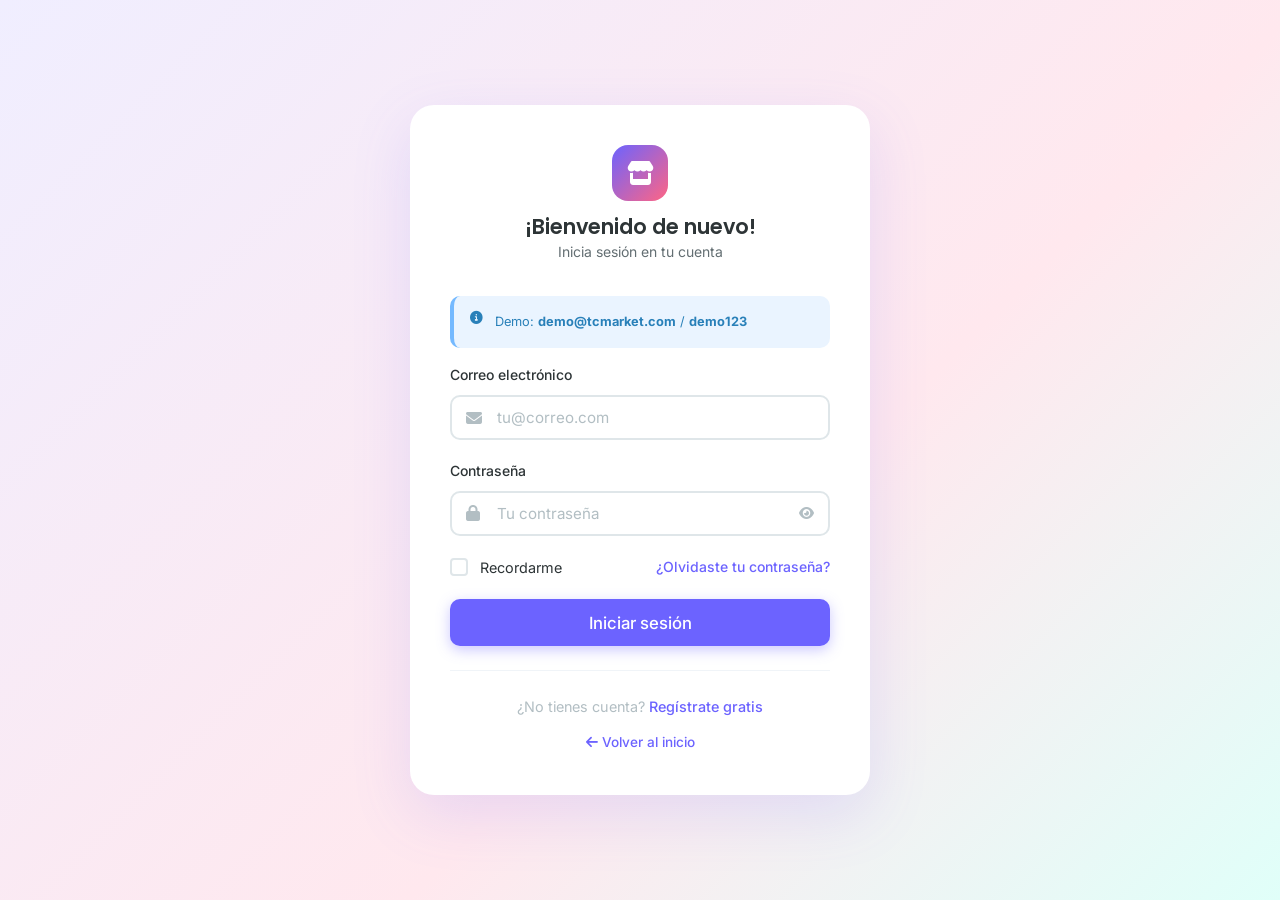
<file: add-product.html>
<!DOCTYPE html>
<html lang="es">
<head>
  <meta charset="UTF-8" />
  <meta name="viewport" content="width=device-width, initial-scale=1.0" />
  <meta name="description" content="Añade productos a tu tienda en TC MARKET SHOP" />
  <title>Añadir Producto — TC MARKET SHOP</title>
  <link rel="preconnect" href="https://fonts.googleapis.com" />
  <link rel="preconnect" href="https://fonts.gstatic.com" crossorigin />
  <link href="https://fonts.googleapis.com/css2?family=Poppins:wght@300;400;500;600;700;800&family=Inter:wght@300;400;500;600&display=swap" rel="stylesheet" />
  <link rel="stylesheet" href="https://cdnjs.cloudflare.com/ajax/libs/font-awesome/6.4.0/css/all.min.css" />
  <link rel="stylesheet" href="css/style.css" />
  <link rel="stylesheet" href="css/components.css" />
  <link rel="stylesheet" href="css/animations.css" />
  <link rel="stylesheet" href="css/responsive.css" />
</head>
<body>
<nav class="navbar">
  <div class="container">
    <a href="index.html" class="navbar-logo"><div class="logo-icon"><i class="fas fa-store"></i></div>TC MARKET</a>
    <div class="navbar-search" id="navbar-search-wrap">
      <i class="fas fa-search search-icon"></i>
      <input type="search" id="navbar-search" placeholder="Buscar..." aria-label="Buscar" />
    </div>
    <div class="navbar-actions">
      <a href="cart.html" class="nav-icon-btn"><i class="fas fa-shopping-cart"></i><span class="badge cart-badge" style="display:none">0</span></a>
      <div id="nav-guest" style="display:none;gap:.75rem;align-items:center"><a href="login.html" class="btn-nav btn-nav-outline">Entrar</a></div>
      <div id="nav-user" class="user-menu" style="display:none">
        <div class="user-avatar" id="nav-avatar" data-dropdown-toggle="user-dropdown" role="button" tabindex="0"></div>
        <div class="dropdown-menu" id="user-dropdown">
          <a href="dashboard.html"><i class="fas fa-tachometer-alt"></i> Dashboard</a>
          <a href="profile.html"><i class="fas fa-user"></i> Perfil</a>
          <div class="divider"></div>
          <button data-action="logout"><i class="fas fa-sign-out-alt"></i> Cerrar Sesión</button>
        </div>
      </div>
    </div>
  </div>
</nav>
<div id="mobile-overlay"></div>

<div class="sidebar-layout">
  <aside class="sidebar" id="sidebar">
    <div class="sidebar-title">Principal</div>
    <a href="dashboard.html" class="sidebar-nav-item"><i class="fas fa-tachometer-alt"></i> Dashboard</a>
    <a href="my-store.html" class="sidebar-nav-item"><i class="fas fa-store"></i> Mi Tienda</a>
    <a href="add-product.html" class="sidebar-nav-item active"><i class="fas fa-box-open"></i> Productos</a>
    <a href="orders.html" class="sidebar-nav-item"><i class="fas fa-clipboard-list"></i> Pedidos</a>
    <div class="sidebar-title" style="margin-top:1rem">Cuenta</div>
    <a href="profile.html" class="sidebar-nav-item"><i class="fas fa-user"></i> Perfil</a>
  </aside>

  <main class="sidebar-content">
    <nav class="breadcrumbs">
      <a href="dashboard.html">Dashboard</a>
      <span class="separator">/</span>
      <span class="current">Productos</span>
    </nav>
    <div class="page-header animate-fade-up">
      <h1>Gestionar Productos</h1>
      <p>Añade y gestiona los productos de tu tienda</p>
    </div>

    <div class="grid-2" style="gap:var(--space-8);align-items:start">
      <!-- Add product form -->
      <div class="card animate-fade-up">
        <div class="card-header">
          <h3 id="form-title"><i class="fas fa-plus" style="color:var(--primary)"></i> Nuevo producto</h3>
        </div>
        <div class="card-body">
          <form id="product-form" novalidate>
            <input type="hidden" id="edit-product-id" />

            <div class="form-group">
              <label class="form-label">Nombre del producto *</label>
              <input type="text" id="prod-name" class="form-control" placeholder="Ej: Zapatillas Nike Air Max" required />
              <div class="invalid-feedback form-feedback" id="name-error"></div>
            </div>

            <div class="form-group">
              <label class="form-label">Descripción</label>
              <textarea id="prod-desc" class="form-control" rows="3" placeholder="Descripción detallada del producto..."></textarea>
            </div>

            <div class="grid-2">
              <div class="form-group">
                <label class="form-label">Precio (€) *</label>
                <div style="position:relative">
                  <span style="position:absolute;left:1rem;top:50%;transform:translateY(-50%);color:var(--text-muted)">€</span>
                  <input type="number" id="prod-price" class="form-control" placeholder="0.00" min="0.01" step="0.01" style="padding-left:2rem" required />
                </div>
                <div class="invalid-feedback form-feedback" id="price-error"></div>
              </div>
              <div class="form-group">
                <label class="form-label">Precio oferta (€)</label>
                <div style="position:relative">
                  <span style="position:absolute;left:1rem;top:50%;transform:translateY(-50%);color:var(--text-muted)">€</span>
                  <input type="number" id="prod-sale-price" class="form-control" placeholder="0.00" min="0" step="0.01" style="padding-left:2rem" />
                </div>
              </div>
            </div>

            <div class="grid-2">
              <div class="form-group">
                <label class="form-label">Categoría</label>
                <select id="prod-category" class="form-control">
                  <option value="Electrónica">Electrónica</option>
                  <option value="Moda">Moda</option>
                  <option value="Hogar">Hogar</option>
                  <option value="Deportes">Deportes</option>
                  <option value="Libros">Libros</option>
                  <option value="Juguetes">Juguetes</option>
                  <option value="Alimentación">Alimentación</option>
                  <option value="Belleza">Belleza</option>
                  <option value="General">General</option>
                </select>
              </div>
              <div class="form-group">
                <label class="form-label">Stock</label>
                <input type="number" id="prod-stock" class="form-control" value="1" min="0" />
              </div>
            </div>

            <div class="form-group">
              <label class="form-label">URL de imagen principal</label>
              <input type="url" id="prod-image" class="form-control" placeholder="https://ejemplo.com/imagen.jpg" />
            </div>

            <!-- Preview image -->
            <div id="img-preview-box" style="display:none;margin-bottom:1rem">
              <img id="img-preview" alt="Vista previa" style="width:100%;height:160px;object-fit:cover;border-radius:var(--radius-md);border:1px solid var(--border)" />
            </div>

            <div class="form-group">
              <label class="form-label">Etiquetas (separadas por coma)</label>
              <input type="text" id="prod-tags" class="form-control" placeholder="Ej: ropa, verano, casual" />
            </div>

            <label class="form-check" style="margin-bottom:1rem">
              <input type="checkbox" class="form-check-input" id="prod-featured" />
              <span class="form-check-label"><i class="fas fa-star" style="color:#FDCB6E"></i> Marcar como destacado</span>
            </label>

            <div style="display:flex;gap:.75rem">
              <button type="button" class="btn btn-ghost" id="cancel-edit-btn" style="display:none">Cancelar</button>
              <button type="submit" class="btn btn-primary btn-block" id="submit-prod-btn">
                <i class="fas fa-plus"></i> <span id="submit-prod-text">Añadir producto</span>
              </button>
            </div>
          </form>
        </div>
      </div>

      <!-- Product preview -->
      <div style="position:sticky;top:calc(var(--navbar-h) + 1.5rem)">
        <div class="card animate-fade-up delay-200">
          <div class="card-header">
            <h3><i class="fas fa-eye" style="color:var(--accent)"></i> Vista previa</h3>
          </div>
          <div class="card-body" id="product-preview">
            <div class="product-card" style="max-width:100%">
              <div class="product-card-img-wrap">
                <img id="pv-image" src="https://picsum.photos/seed/preview/500/500" alt="Vista previa" class="product-card-image" />
              </div>
              <div class="product-card-body">
                <div class="product-card-category" id="pv-category">Categoría</div>
                <h3 class="product-card-name" id="pv-name">Nombre del producto</h3>
                <div class="product-card-price">
                  <span class="price-current" id="pv-price">€0,00</span>
                  <span class="price-original" id="pv-orig" style="display:none"></span>
                  <span class="price-badge" id="pv-discount" style="display:none"></span>
                </div>
              </div>
            </div>
          </div>
        </div>
      </div>
    </div>

    <!-- Products list -->
    <div class="card animate-fade-up" style="margin-top:var(--space-8)">
      <div class="card-header">
        <h3>Mis productos</h3>
        <span class="tag tag-primary" id="products-count">0 productos</span>
      </div>
      <div id="products-list" style="padding:var(--space-4)"></div>
    </div>
  </main>
</div>

<div id="toast-container" class="toast-container" aria-live="polite"></div>
<script src="js/utils.js"></script>
<script src="js/auth.js"></script>
<script src="js/store.js"></script>
<script src="js/products.js"></script>
<script src="js/cart.js"></script>
<script src="js/orders.js"></script>
<script src="js/search.js"></script>
<script src="js/app.js"></script>
<script>
document.addEventListener('DOMContentLoaded', () => {
  if (!TCAuth.requireAuth()) return;

  // Live preview
  const nameIn  = document.getElementById('prod-name');
  const priceIn = document.getElementById('prod-price');
  const saleIn  = document.getElementById('prod-sale-price');
  const catIn   = document.getElementById('prod-category');
  const imgIn   = document.getElementById('prod-image');

  nameIn.addEventListener('input',  () => document.getElementById('pv-name').textContent   = nameIn.value || 'Nombre del producto');
  catIn.addEventListener('change',  () => document.getElementById('pv-category').textContent = catIn.value);
  priceIn.addEventListener('input', updatePreviewPrice);
  saleIn.addEventListener('input',  updatePreviewPrice);
  imgIn.addEventListener('input', () => {
    if (imgIn.value) {
      document.getElementById('pv-image').src = imgIn.value;
      document.getElementById('img-preview').src = imgIn.value;
      document.getElementById('img-preview-box').style.display = 'block';
    } else {
      document.getElementById('img-preview-box').style.display = 'none';
    }
  });

  function updatePreviewPrice() {
    const p = parseFloat(priceIn.value) || 0;
    const s = parseFloat(saleIn.value) || 0;
    document.getElementById('pv-price').textContent = TCUtils.formatCurrency(s > 0 && s < p ? s : p);
    const origEl = document.getElementById('pv-orig');
    const discEl = document.getElementById('pv-discount');
    if (s > 0 && s < p) {
      origEl.textContent = TCUtils.formatCurrency(p);
      origEl.style.display = 'inline';
      discEl.textContent = `-${Math.round((1 - s/p)*100)}%`;
      discEl.style.display = 'inline';
    } else {
      origEl.style.display = 'none';
      discEl.style.display = 'none';
    }
  }

  loadProductsList();

  // Form submit
  document.getElementById('product-form').addEventListener('submit', async (e) => {
    e.preventDefault();
    const editId = document.getElementById('edit-product-id').value;
    const data = {
      name: nameIn.value.trim(),
      description: document.getElementById('prod-desc').value.trim(),
      price: document.getElementById('prod-price').value,
      salePrice: document.getElementById('prod-sale-price').value || null,
      category: catIn.value,
      stock: document.getElementById('prod-stock').value,
      image: imgIn.value.trim(),
      tags: document.getElementById('prod-tags').value.split(',').map(t => t.trim()).filter(Boolean),
      featured: document.getElementById('prod-featured').checked,
    };

    // Validate
    if (!data.name) { document.getElementById('name-error').textContent = 'El nombre es obligatorio.'; return; }
    if (!data.price || parseFloat(data.price) <= 0) { document.getElementById('price-error').textContent = 'El precio debe ser mayor que 0.'; return; }

    const btn = document.getElementById('submit-prod-btn');
    btn.disabled = true;
    await new Promise(r => setTimeout(r, 400));

    let res;
    if (editId) {
      res = TCProducts.updateProduct(editId, data);
    } else {
      res = TCProducts.addProduct(data);
    }

    if (res.success) {
      TCUtils.showToast(editId ? 'Producto actualizado' : 'Producto añadido con éxito', 'success');
      resetForm();
      loadProductsList();
    } else {
      TCUtils.showToast(res.message, 'error');
    }
    btn.disabled = false;
  });

  document.getElementById('cancel-edit-btn').addEventListener('click', resetForm);
});

function resetForm() {
  document.getElementById('product-form').reset();
  document.getElementById('edit-product-id').value = '';
  document.getElementById('form-title').innerHTML = '<i class="fas fa-plus" style="color:var(--primary)"></i> Nuevo producto';
  document.getElementById('submit-prod-text').textContent = 'Añadir producto';
  document.getElementById('cancel-edit-btn').style.display = 'none';
  document.getElementById('img-preview-box').style.display = 'none';
  document.getElementById('pv-name').textContent   = 'Nombre del producto';
  document.getElementById('pv-price').textContent  = '€0,00';
  document.getElementById('pv-category').textContent = 'Categoría';
  document.getElementById('pv-image').src = 'https://picsum.photos/seed/preview/500/500';
}

function loadProductsList() {
  const user = TCAuth.getCurrentUser();
  const stores = TCStore.getStoresByUser(user.id);
  const list = document.getElementById('products-list');
  const countEl = document.getElementById('products-count');

  if (!stores.length) {
    list.innerHTML = '<p style="color:var(--text-muted);text-align:center;padding:1rem">Crea una tienda primero.</p>';
    return;
  }

  const products = TCProducts.getProductsByStore(stores[0].id);
  countEl.textContent = `${products.length} producto${products.length !== 1 ? 's' : ''}`;

  if (!products.length) {
    list.innerHTML = '<p style="color:var(--text-muted);text-align:center;padding:1rem">No tienes productos todavía.</p>';
    return;
  }

  list.innerHTML = products.map(p => `
    <div class="product-list-item" style="margin-bottom:.75rem">
      <img src="${p.image || 'https://picsum.photos/seed/default/80/80'}" alt="${p.name}" />
      <div class="product-list-info">
        <div class="cart-item-name">${p.name}</div>
        <div class="cart-item-store">${p.category} • Stock: ${p.stock}</div>
        <div style="display:flex;gap:.5rem;margin-top:.3rem">
          ${p.featured ? '<span class="tag tag-warning" style="font-size:.7rem">Destacado</span>' : ''}
          ${p.salePrice ? '<span class="tag tag-sale" style="font-size:.7rem">Oferta</span>' : ''}
        </div>
      </div>
      <div style="text-align:right;flex-shrink:0">
        <div style="font-weight:700">${TCUtils.formatCurrency(TCProducts.getEffectivePrice(p))}</div>
        ${p.salePrice ? `<div style="font-size:.75rem;text-decoration:line-through;color:var(--text-muted)">${TCUtils.formatCurrency(p.price)}</div>` : ''}
      </div>
      <div class="product-list-actions" style="flex-direction:column;gap:.5rem">
        <button class="btn btn-outline btn-sm" onclick="editProduct('${p.id}')"><i class="fas fa-edit"></i> Editar</button>
        <button class="btn btn-danger btn-sm" onclick="deleteProduct('${p.id}')"><i class="fas fa-trash"></i></button>
      </div>
    </div>
  `).join('');
}

function editProduct(id) {
  const p = TCProducts.getProductById(id);
  if (!p) return;
  document.getElementById('edit-product-id').value = id;
  document.getElementById('prod-name').value       = p.name;
  document.getElementById('prod-desc').value       = p.description;
  document.getElementById('prod-price').value      = p.price;
  document.getElementById('prod-sale-price').value = p.salePrice || '';
  document.getElementById('prod-category').value   = p.category;
  document.getElementById('prod-stock').value      = p.stock;
  document.getElementById('prod-image').value      = p.image;
  document.getElementById('prod-tags').value       = (p.tags || []).join(', ');
  document.getElementById('prod-featured').checked = p.featured;
  document.getElementById('form-title').innerHTML = '<i class="fas fa-edit" style="color:var(--primary)"></i> Editar producto';
  document.getElementById('submit-prod-text').textContent = 'Guardar cambios';
  document.getElementById('cancel-edit-btn').style.display = 'inline-flex';
  if (p.image) { document.getElementById('img-preview').src = p.image; document.getElementById('img-preview-box').style.display = 'block'; }
  window.scrollTo({ top: 0, behavior: 'smooth' });
}

function deleteProduct(id) {
  if (!confirm('¿Eliminar este producto?')) return;
  const res = TCProducts.deleteProduct(id);
  if (res.success) { TCUtils.showToast('Producto eliminado', 'info'); loadProductsList(); }
  else TCUtils.showToast(res.message, 'error');
}
</script>
</body>
</html>
</file>
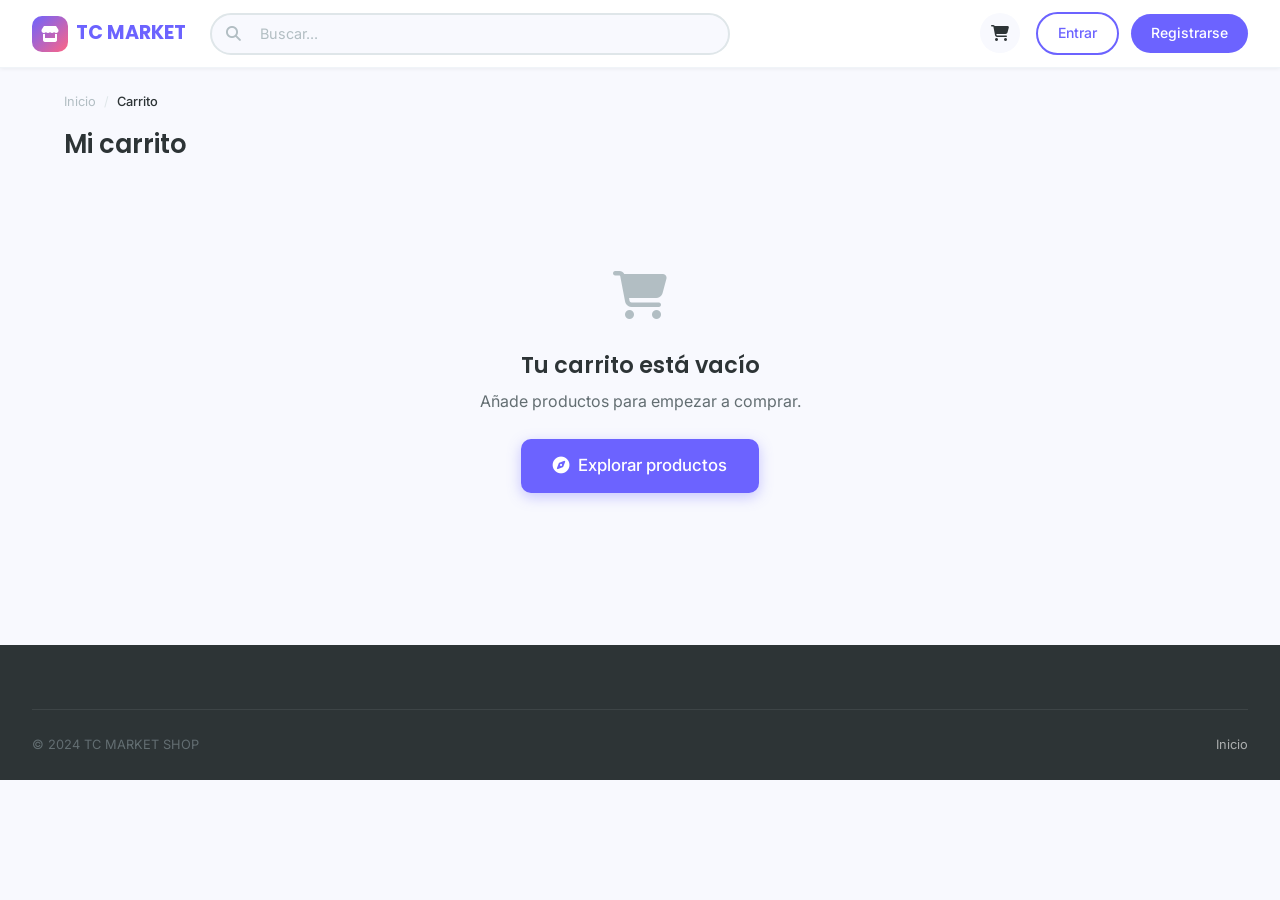
<file: cart.html>
<!DOCTYPE html>
<html lang="es">
<head>
  <meta charset="UTF-8" />
  <meta name="viewport" content="width=device-width, initial-scale=1.0" />
  <meta name="description" content="Tu carrito de compras en TC MARKET SHOP" />
  <title>Carrito — TC MARKET SHOP</title>
  <link rel="preconnect" href="https://fonts.googleapis.com" />
  <link rel="preconnect" href="https://fonts.gstatic.com" crossorigin />
  <link href="https://fonts.googleapis.com/css2?family=Poppins:wght@300;400;500;600;700;800&family=Inter:wght@300;400;500;600&display=swap" rel="stylesheet" />
  <link rel="stylesheet" href="https://cdnjs.cloudflare.com/ajax/libs/font-awesome/6.4.0/css/all.min.css" />
  <link rel="stylesheet" href="css/style.css" />
  <link rel="stylesheet" href="css/components.css" />
  <link rel="stylesheet" href="css/animations.css" />
  <link rel="stylesheet" href="css/responsive.css" />
</head>
<body>
<nav class="navbar">
  <div class="container">
    <a href="index.html" class="navbar-logo"><div class="logo-icon"><i class="fas fa-store"></i></div>TC MARKET</a>
    <div class="navbar-search" id="navbar-search-wrap">
      <i class="fas fa-search search-icon"></i>
      <input type="search" id="navbar-search" placeholder="Buscar..." aria-label="Buscar" />
    </div>
    <div class="navbar-actions">
      <a href="cart.html" class="nav-icon-btn" aria-label="Carrito">
        <i class="fas fa-shopping-cart"></i>
        <span class="badge cart-badge" style="display:none">0</span>
      </a>
      <div id="nav-guest" style="display:none;gap:.75rem;align-items:center">
        <a href="login.html" class="btn-nav btn-nav-outline">Entrar</a>
        <a href="register.html" class="btn-nav btn-nav-fill">Registrarse</a>
      </div>
      <div id="nav-user" class="user-menu" style="display:none">
        <div class="user-avatar" id="nav-avatar" data-dropdown-toggle="user-dropdown" role="button" tabindex="0"></div>
        <div class="dropdown-menu" id="user-dropdown">
          <a href="profile.html"><i class="fas fa-user"></i> Mi Perfil</a>
          <a href="orders.html"><i class="fas fa-box"></i> Mis Pedidos</a>
          <div class="divider"></div>
          <button data-action="logout"><i class="fas fa-sign-out-alt"></i> Cerrar Sesión</button>
        </div>
      </div>
    </div>
  </div>
</nav>
<div id="mobile-overlay"></div>

<div style="max-width:1200px;margin:0 auto;padding:var(--space-6) var(--space-6)">
  <nav class="breadcrumbs">
    <a href="index.html">Inicio</a>
    <span class="separator">/</span>
    <span class="current">Carrito</span>
  </nav>
  <div class="page-header animate-fade-up">
    <h1>Mi carrito <span id="cart-count-title" style="font-size:1rem;color:var(--text-muted);font-weight:400"></span></h1>
  </div>

  <!-- Empty state -->
  <div id="cart-empty" style="display:none">
    <div class="empty-state">
      <div class="empty-icon"><i class="fas fa-shopping-cart"></i></div>
      <h3>Tu carrito está vacío</h3>
      <p>Añade productos para empezar a comprar.</p>
      <a href="explore.html" class="btn btn-primary btn-lg"><i class="fas fa-compass"></i> Explorar productos</a>
    </div>
  </div>

  <!-- Cart content -->
  <div id="cart-content" style="display:none">
    <div style="display:grid;grid-template-columns:1fr 360px;gap:var(--space-6);align-items:start">
      <!-- Items -->
      <div>
        <div class="card" style="margin-bottom:var(--space-4)">
          <div class="card-header">
            <h3 style="font-size:1rem">Productos en el carrito</h3>
            <button class="btn btn-ghost btn-sm" id="clear-cart-btn"><i class="fas fa-trash"></i> Vaciar carrito</button>
          </div>
          <div id="cart-items"></div>
        </div>

        <!-- Recommended -->
        <div class="card">
          <div class="card-header">
            <h3 style="font-size:1rem"><i class="fas fa-star" style="color:#FDCB6E"></i> También te puede gustar</h3>
          </div>
          <div class="card-body">
            <div style="display:grid;grid-template-columns:repeat(3,1fr);gap:1rem" id="recommended"></div>
          </div>
        </div>
      </div>

      <!-- Summary -->
      <div style="position:sticky;top:calc(var(--navbar-h) + 1rem)">
        <div class="order-summary-card">
          <div class="order-summary-header">
            <h3 style="font-size:1rem;font-weight:600">Resumen del pedido</h3>
          </div>
          <div class="order-summary-body">
            <div class="summary-row"><span>Subtotal</span><span id="sum-subtotal">€0,00</span></div>
            <div class="summary-row" id="sum-discount-row" style="display:none;color:var(--success)">
              <span>Descuento</span><span id="sum-discount">-€0,00</span>
            </div>
            <div class="summary-row"><span>Envío</span><span id="sum-shipping">Calculando...</span></div>
            <div class="summary-row"><span>IVA (21%)</span><span id="sum-tax">€0,00</span></div>
            <div class="summary-row total"><span>Total</span><span id="sum-total">€0,00</span></div>

            <!-- Discount code -->
            <div style="margin:1rem 0">
              <div class="discount-input-wrap">
                <input type="text" id="discount-code" class="form-control" placeholder="Código de descuento" style="border-radius:var(--radius-md) 0 0 var(--radius-md)!important" />
                <button class="btn btn-outline" id="apply-discount" style="border-radius:0 var(--radius-md) var(--radius-md) 0">Aplicar</button>
              </div>
              <div id="discount-msg" style="font-size:.78rem;margin-top:.4rem"></div>
            </div>

            <div style="font-size:.75rem;color:var(--text-muted);margin-bottom:.75rem;display:flex;gap:.5rem">
              <i class="fas fa-info-circle"></i> Códigos: BIENVENIDO10, VERANO20, TECH15
            </div>

            <a href="checkout.html" class="btn btn-primary btn-block btn-lg" id="checkout-btn">
              <i class="fas fa-lock"></i> Proceder al pago
            </a>
            <a href="explore.html" class="btn btn-ghost btn-block" style="margin-top:.5rem;justify-content:center">
              <i class="fas fa-arrow-left"></i> Continuar comprando
            </a>
          </div>
        </div>

        <!-- Trust badges -->
        <div style="display:grid;grid-template-columns:1fr 1fr;gap:.5rem;margin-top:1rem">
          <div style="display:flex;align-items:center;gap:.4rem;font-size:.75rem;color:var(--text-muted)"><i class="fas fa-lock" style="color:var(--success)"></i>Pago seguro</div>
          <div style="display:flex;align-items:center;gap:.4rem;font-size:.75rem;color:var(--text-muted)"><i class="fas fa-truck" style="color:var(--accent)"></i>Envío rápido</div>
          <div style="display:flex;align-items:center;gap:.4rem;font-size:.75rem;color:var(--text-muted)"><i class="fas fa-undo" style="color:var(--primary)"></i>30 días devolución</div>
          <div style="display:flex;align-items:center;gap:.4rem;font-size:.75rem;color:var(--text-muted)"><i class="fas fa-headset" style="color:var(--secondary)"></i>Soporte 24/7</div>
        </div>
      </div>
    </div>
  </div>
</div>

<!-- Footer -->
<footer class="footer" style="margin-top:4rem">
  <div class="container">
    <div class="footer-bottom">
      <p>© 2024 TC MARKET SHOP</p>
      <p><a href="index.html" style="color:rgba(255,255,255,.6)">Inicio</a></p>
    </div>
  </div>
</footer>

<div id="toast-container" class="toast-container" aria-live="polite"></div>
<script src="js/utils.js"></script>
<script src="js/auth.js"></script>
<script src="js/store.js"></script>
<script src="js/products.js"></script>
<script src="js/cart.js"></script>
<script src="js/orders.js"></script>
<script src="js/search.js"></script>
<script src="js/app.js"></script>
<script>
let appliedCode = '';

document.addEventListener('DOMContentLoaded', () => {
  renderCart();

  document.getElementById('clear-cart-btn').addEventListener('click', () => {
    if (confirm('¿Vaciar el carrito?')) { TCCart.clearCart(); renderCart(); }
  });

  document.getElementById('apply-discount').addEventListener('click', () => {
    const code = document.getElementById('discount-code').value.trim();
    const validCodes = { 'BIENVENIDO10': 10, 'VERANO20': 20, 'TECH15': 15 };
    const msgEl = document.getElementById('discount-msg');
    if (validCodes[code.toUpperCase()]) {
      appliedCode = code;
      msgEl.innerHTML = `<span style="color:var(--success)"><i class="fas fa-check-circle"></i> ¡Descuento del ${validCodes[code.toUpperCase()]}% aplicado!</span>`;
      updateSummary();
    } else {
      msgEl.innerHTML = `<span style="color:var(--danger)"><i class="fas fa-times-circle"></i> Código no válido.</span>`;
    }
  });
});

function renderCart() {
  const items = TCCart.getCartItems();
  const countEl = document.getElementById('cart-count-title');
  countEl.textContent = items.length ? `(${items.length} artículo${items.length !== 1 ? 's' : ''})` : '';

  if (!items.length) {
    document.getElementById('cart-empty').style.display   = 'block';
    document.getElementById('cart-content').style.display = 'none';
    return;
  }

  document.getElementById('cart-empty').style.display   = 'none';
  document.getElementById('cart-content').style.display = 'block';

  // Render items
  const itemsEl = document.getElementById('cart-items');
  itemsEl.innerHTML = items.map(item => `
    <div class="cart-item" id="ci-${item.productId}">
      <img src="${item.image}" alt="${item.name}" class="cart-item-image" />
      <div class="cart-item-info">
        <a href="product-detail.html?id=${item.productId}" class="cart-item-name">${item.name}</a>
        <div class="cart-item-store">${item.storeName}</div>
        <div style="font-weight:700;color:var(--primary);margin-top:.25rem">${TCUtils.formatCurrency(item.price)}</div>
      </div>
      <div class="qty-control" style="margin:0 .5rem">
        <button class="qty-btn" onclick="changeQty('${item.productId}', ${item.qty - 1})">−</button>
        <span class="qty-value">${item.qty}</span>
        <button class="qty-btn" onclick="changeQty('${item.productId}', ${item.qty + 1})">+</button>
      </div>
      <div style="text-align:right;min-width:80px">
        <div style="font-weight:700">${TCUtils.formatCurrency(item.price * item.qty)}</div>
      </div>
      <button class="btn btn-ghost btn-sm" onclick="removeItem('${item.productId}')" aria-label="Eliminar">
        <i class="fas fa-times" style="color:var(--danger)"></i>
      </button>
    </div>
  `).join('');

  updateSummary();
  renderRecommended();
}

function updateSummary() {
  const totals = TCCart.calculateTotals(appliedCode);
  document.getElementById('sum-subtotal').textContent  = TCUtils.formatCurrency(totals.subtotal);
  document.getElementById('sum-tax').textContent       = TCUtils.formatCurrency(totals.tax);
  document.getElementById('sum-total').textContent     = TCUtils.formatCurrency(totals.total);
  document.getElementById('sum-shipping').textContent  = totals.shipping === 0 ? '<span style="color:var(--success)">Gratis</span>' : TCUtils.formatCurrency(totals.shipping);
  document.getElementById('sum-shipping').innerHTML    = totals.shipping === 0 ? '<span style="color:var(--success)">Gratis</span>' : TCUtils.formatCurrency(totals.shipping);

  const discRow = document.getElementById('sum-discount-row');
  if (totals.discountAmount > 0) {
    discRow.style.display = 'flex';
    document.getElementById('sum-discount').textContent = `-${TCUtils.formatCurrency(totals.discountAmount)}`;
  } else {
    discRow.style.display = 'none';
  }

  // Store code for checkout
  sessionStorage.setItem('tc_discount_code', appliedCode);
}

function changeQty(productId, newQty) {
  TCCart.updateQty(productId, newQty);
  renderCart();
}

function removeItem(productId) {
  TCCart.removeFromCart(productId);
  renderCart();
  TCUtils.showToast('Producto eliminado del carrito', 'info');
}

function renderRecommended() {
  const products = TCProducts.getFeaturedProducts(3);
  const grid = document.getElementById('recommended');
  grid.innerHTML = products.map(p => `
    <a href="product-detail.html?id=${p.id}" class="product-card" style="display:block">
      <div class="product-card-img-wrap">
        <img src="${p.image}" alt="${p.name}" class="product-card-image" loading="lazy" />
      </div>
      <div class="product-card-body" style="padding:.75rem">
        <div class="product-card-name" style="font-size:.8rem">${p.name}</div>
        <div class="price-current" style="font-size:.875rem">${TCUtils.formatCurrency(TCProducts.getEffectivePrice(p))}</div>
      </div>
    </a>
  `).join('');
}
</script>
</body>
</html>
</file>
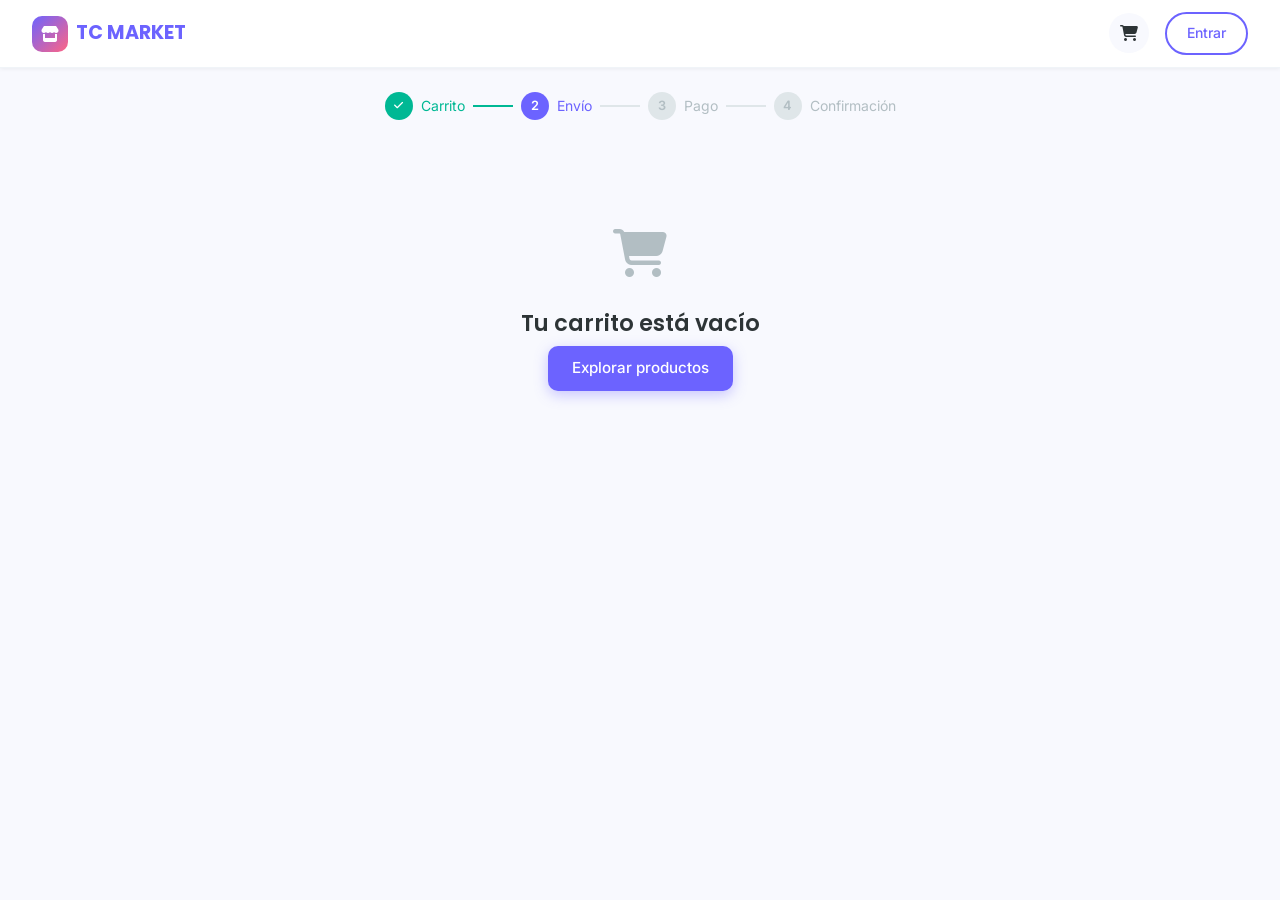
<file: checkout.html>
<!DOCTYPE html>
<html lang="es">
<head>
  <meta charset="UTF-8" />
  <meta name="viewport" content="width=device-width, initial-scale=1.0" />
  <meta name="description" content="Finalizar compra en TC MARKET SHOP" />
  <title>Finalizar Compra — TC MARKET SHOP</title>
  <link rel="preconnect" href="https://fonts.googleapis.com" />
  <link rel="preconnect" href="https://fonts.gstatic.com" crossorigin />
  <link href="https://fonts.googleapis.com/css2?family=Poppins:wght@300;400;500;600;700;800&family=Inter:wght@300;400;500;600&display=swap" rel="stylesheet" />
  <link rel="stylesheet" href="https://cdnjs.cloudflare.com/ajax/libs/font-awesome/6.4.0/css/all.min.css" />
  <link rel="stylesheet" href="css/style.css" />
  <link rel="stylesheet" href="css/components.css" />
  <link rel="stylesheet" href="css/animations.css" />
  <link rel="stylesheet" href="css/responsive.css" />
</head>
<body>
<nav class="navbar">
  <div class="container">
    <a href="index.html" class="navbar-logo"><div class="logo-icon"><i class="fas fa-store"></i></div>TC MARKET</a>
    <div class="navbar-actions">
      <a href="cart.html" class="nav-icon-btn"><i class="fas fa-shopping-cart"></i><span class="badge cart-badge" style="display:none">0</span></a>
      <div id="nav-guest" style="display:none;gap:.75rem;align-items:center"><a href="login.html" class="btn-nav btn-nav-outline">Entrar</a></div>
      <div id="nav-user" class="user-menu" style="display:none">
        <div class="user-avatar" id="nav-avatar" data-dropdown-toggle="user-dropdown" role="button" tabindex="0"></div>
        <div class="dropdown-menu" id="user-dropdown">
          <a href="orders.html"><i class="fas fa-box"></i> Mis Pedidos</a>
          <div class="divider"></div>
          <button data-action="logout"><i class="fas fa-sign-out-alt"></i> Cerrar Sesión</button>
        </div>
      </div>
    </div>
  </div>
</nav>
<div id="mobile-overlay"></div>

<div style="max-width:1100px;margin:0 auto;padding:var(--space-6)">
  <!-- Steps -->
  <div class="checkout-steps animate-fade-up" style="margin-bottom:var(--space-8)">
    <div class="checkout-step done" id="step1">
      <div class="step-num"><i class="fas fa-check" style="font-size:.65rem"></i></div>
      <span class="step-label">Carrito</span>
    </div>
    <div class="step-connector done"></div>
    <div class="checkout-step active" id="step2">
      <div class="step-num">2</div>
      <span class="step-label">Envío</span>
    </div>
    <div class="step-connector" id="conn2"></div>
    <div class="checkout-step" id="step3">
      <div class="step-num">3</div>
      <span class="step-label">Pago</span>
    </div>
    <div class="step-connector" id="conn3"></div>
    <div class="checkout-step" id="step4">
      <div class="step-num">4</div>
      <span class="step-label">Confirmación</span>
    </div>
  </div>

  <!-- Empty cart redirect -->
  <div id="empty-cart-msg" style="display:none">
    <div class="empty-state">
      <div class="empty-icon"><i class="fas fa-shopping-cart"></i></div>
      <h3>Tu carrito está vacío</h3>
      <a href="explore.html" class="btn btn-primary">Explorar productos</a>
    </div>
  </div>

  <div id="checkout-content" style="display:none">
    <div style="display:grid;grid-template-columns:1fr 380px;gap:var(--space-6);align-items:start">
      <!-- Left: forms -->
      <div>
        <!-- Section 1: Shipping -->
        <div class="card animate-fade-up" style="margin-bottom:var(--space-4)" id="shipping-section">
          <div class="card-header">
            <h3><i class="fas fa-map-marker-alt" style="color:var(--primary)"></i> Dirección de envío</h3>
          </div>
          <div class="card-body">
            <div class="grid-2">
              <div class="form-group">
                <label class="form-label">Nombre completo *</label>
                <input type="text" id="sh-name" class="form-control" placeholder="Tu nombre" required />
              </div>
              <div class="form-group">
                <label class="form-label">Teléfono *</label>
                <input type="tel" id="sh-phone" class="form-control" placeholder="+34 600 000 000" />
              </div>
            </div>
            <div class="form-group">
              <label class="form-label">Dirección *</label>
              <input type="text" id="sh-address" class="form-control" placeholder="Calle, número, piso..." required />
            </div>
            <div class="grid-2">
              <div class="form-group">
                <label class="form-label">Ciudad *</label>
                <input type="text" id="sh-city" class="form-control" placeholder="Madrid" required />
              </div>
              <div class="form-group">
                <label class="form-label">Código Postal *</label>
                <input type="text" id="sh-zip" class="form-control" placeholder="28001" maxlength="5" />
              </div>
            </div>
            <div class="form-group">
              <label class="form-label">Notas del pedido</label>
              <textarea id="sh-notes" class="form-control" rows="2" placeholder="Instrucciones especiales..."></textarea>
            </div>
          </div>
        </div>

        <!-- Section 2: Shipping method -->
        <div class="card animate-fade-up delay-100" style="margin-bottom:var(--space-4)">
          <div class="card-header">
            <h3><i class="fas fa-truck" style="color:var(--accent)"></i> Método de envío</h3>
          </div>
          <div class="card-body" style="display:flex;flex-direction:column;gap:.75rem">
            <label class="form-check" style="padding:1rem;border:2px solid var(--border);border-radius:var(--radius-md);cursor:pointer;margin:0;transition:border-color .2s" id="std-card">
              <input type="radio" name="shipping-method" value="standard" class="form-check-input" id="ship-std" checked />
              <div style="flex:1">
                <div style="font-weight:600;display:flex;justify-content:space-between"><span><i class="fas fa-box" style="color:var(--primary)"></i> Estándar (5-7 días)</span><span id="std-price">€4,95</span></div>
                <div style="font-size:.8rem;color:var(--text-muted)">Entrega en 5-7 días laborables</div>
              </div>
            </label>
            <label class="form-check" style="padding:1rem;border:2px solid var(--border);border-radius:var(--radius-md);cursor:pointer;margin:0;transition:border-color .2s" id="exp-card">
              <input type="radio" name="shipping-method" value="express" class="form-check-input" id="ship-exp" />
              <div style="flex:1">
                <div style="font-weight:600;display:flex;justify-content:space-between"><span><i class="fas fa-bolt" style="color:var(--secondary)"></i> Express (1-2 días)</span><span>€9,95</span></div>
                <div style="font-size:.8rem;color:var(--text-muted)">Entrega garantizada en 1-2 días</div>
              </div>
            </label>
          </div>
        </div>

        <!-- Section 3: Payment -->
        <div class="card animate-fade-up delay-200">
          <div class="card-header">
            <h3><i class="fas fa-credit-card" style="color:var(--secondary)"></i> Información de pago</h3>
          </div>
          <div class="card-body">
            <!-- Card preview -->
            <div class="card-preview" id="card-preview">
              <div style="display:flex;justify-content:space-between;align-items:center">
                <i class="fab fa-cc-visa" style="font-size:2rem"></i>
                <i class="fas fa-wifi" style="transform:rotate(90deg);opacity:.6"></i>
              </div>
              <div class="card-preview-number" id="prev-number">•••• •••• •••• ••••</div>
              <div class="card-preview-footer">
                <div><div style="font-size:.65rem;opacity:.7;margin-bottom:2px">TITULAR</div><span id="prev-name">TU NOMBRE</span></div>
                <div><div style="font-size:.65rem;opacity:.7;margin-bottom:2px">VENCE</div><span id="prev-expiry">MM/AA</span></div>
              </div>
            </div>

            <div class="form-group">
              <label class="form-label">Número de tarjeta *</label>
              <input type="text" id="card-number" class="form-control" placeholder="1234 5678 9012 3456" maxlength="19" inputmode="numeric" />
            </div>
            <div class="form-group">
              <label class="form-label">Titular de la tarjeta *</label>
              <input type="text" id="card-name" class="form-control" placeholder="NOMBRE APELLIDO" style="text-transform:uppercase" />
            </div>
            <div class="grid-2">
              <div class="form-group">
                <label class="form-label">Fecha de vencimiento *</label>
                <input type="text" id="card-expiry" class="form-control" placeholder="MM/AA" maxlength="5" />
              </div>
              <div class="form-group">
                <label class="form-label">CVV *</label>
                <input type="text" id="card-cvv" class="form-control" placeholder="•••" maxlength="4" inputmode="numeric" />
              </div>
            </div>

            <div class="alert alert-info" style="font-size:.8rem">
              <i class="fas fa-lock"></i>
              <div>Pago seguro con cifrado SSL de 256 bits. Tus datos están protegidos.</div>
            </div>
          </div>
        </div>
      </div>

      <!-- Right: Order summary -->
      <div style="position:sticky;top:calc(var(--navbar-h) + 1rem)">
        <div class="order-summary-card">
          <div class="order-summary-header">
            <h3 style="font-size:1rem;font-weight:600">Resumen del pedido</h3>
          </div>
          <div class="order-summary-body">
            <div id="checkout-items" style="margin-bottom:1rem"></div>
            <div class="divider"></div>
            <div class="summary-row"><span>Subtotal</span><span id="ck-subtotal">€0,00</span></div>
            <div class="summary-row" id="ck-discount-row" style="display:none;color:var(--success)">
              <span>Descuento</span><span id="ck-discount"></span>
            </div>
            <div class="summary-row"><span>Envío</span><span id="ck-shipping">€4,95</span></div>
            <div class="summary-row"><span>IVA (21%)</span><span id="ck-tax">€0,00</span></div>
            <div class="summary-row total"><span>Total</span><span id="ck-total">€0,00</span></div>

            <button class="btn btn-primary btn-block btn-lg" id="place-order-btn" style="margin-top:1rem">
              <i class="fas fa-lock"></i> Confirmar pedido
            </button>
            <a href="cart.html" class="btn btn-ghost btn-block" style="margin-top:.5rem;justify-content:center">
              <i class="fas fa-arrow-left"></i> Volver al carrito
            </a>
          </div>
        </div>
      </div>
    </div>
  </div>

  <!-- Confirmation -->
  <div id="order-confirmation" style="display:none">
    <div class="empty-state animate-scale-in">
      <div style="width:80px;height:80px;border-radius:50%;background:var(--success);display:flex;align-items:center;justify-content:center;margin:0 auto var(--space-5);animation:pulse 1s 3">
        <i class="fas fa-check" style="color:#fff;font-size:2rem"></i>
      </div>
      <h2>¡Pedido realizado con éxito!</h2>
      <p>Tu pedido ha sido confirmado. Recibirás un email con los detalles.</p>
      <p id="order-id-display" style="font-family:var(--font-title);font-weight:700;color:var(--primary);font-size:1.1rem;margin-bottom:1.5rem"></p>
      <div style="display:flex;gap:1rem;justify-content:center;flex-wrap:wrap">
        <a href="orders.html" class="btn btn-primary"><i class="fas fa-box"></i> Ver mis pedidos</a>
        <a href="explore.html" class="btn btn-outline"><i class="fas fa-compass"></i> Seguir comprando</a>
      </div>
    </div>
  </div>
</div>

<div id="toast-container" class="toast-container" aria-live="polite"></div>
<script src="js/utils.js"></script>
<script src="js/auth.js"></script>
<script src="js/store.js"></script>
<script src="js/products.js"></script>
<script src="js/cart.js"></script>
<script src="js/orders.js"></script>
<script src="js/search.js"></script>
<script src="js/app.js"></script>
<script>
document.addEventListener('DOMContentLoaded', () => {
  const items = TCCart.getCartItems();
  if (!items.length) { document.getElementById('empty-cart-msg').style.display = 'block'; return; }
  document.getElementById('checkout-content').style.display = 'block';

  const user = TCAuth.getCurrentUser();
  const discountCode = sessionStorage.getItem('tc_discount_code') || '';

  // Pre-fill shipping with user data
  if (user) {
    document.getElementById('sh-name').value = user.name;
    document.getElementById('sh-address').value = user.address || '';
  }

  // Render order summary
  const itemsEl = document.getElementById('checkout-items');
  itemsEl.innerHTML = items.map(i => `
    <div style="display:flex;gap:.75rem;margin-bottom:.75rem;align-items:center">
      <img src="${i.image}" alt="${i.name}" style="width:48px;height:48px;object-fit:cover;border-radius:var(--radius-sm);flex-shrink:0" />
      <div style="flex:1;min-width:0">
        <div style="font-size:.85rem;font-weight:500;white-space:nowrap;overflow:hidden;text-overflow:ellipsis">${i.name}</div>
        <div style="font-size:.75rem;color:var(--text-muted)">x${i.qty}</div>
      </div>
      <div style="font-weight:600;font-size:.875rem;flex-shrink:0">${TCUtils.formatCurrency(i.price * i.qty)}</div>
    </div>
  `).join('');

  updateTotals();

  // Shipping method change
  document.querySelectorAll('input[name="shipping-method"]').forEach(radio => {
    radio.addEventListener('change', updateTotals);
  });

  // Card preview live update
  document.getElementById('card-number').addEventListener('input', function() {
    let val = this.value.replace(/\D/g, '').slice(0,16);
    this.value = val.replace(/(\d{4})/g, '$1 ').trim();
    document.getElementById('prev-number').textContent = this.value.padEnd(19, '•').replace(/[0-9]/g, (c, i) => i < this.value.replace(/\s/g,'').length - 4 ? '•' : c) || '•••• •••• •••• ••••';
    document.getElementById('prev-number').textContent = this.value || '•••• •••• •••• ••••';
  });
  document.getElementById('card-name').addEventListener('input', function() {
    document.getElementById('prev-name').textContent = this.value.toUpperCase() || 'TU NOMBRE';
  });
  document.getElementById('card-expiry').addEventListener('input', function() {
    let val = this.value.replace(/\D/g,'');
    if (val.length >= 2) val = val.slice(0,2) + '/' + val.slice(2,4);
    this.value = val;
    document.getElementById('prev-expiry').textContent = this.value || 'MM/AA';
  });

  // Place order
  document.getElementById('place-order-btn').addEventListener('click', placeOrder);

  function updateTotals() {
    const shippingMethod = document.querySelector('input[name="shipping-method"]:checked').value;
    const totals = TCCart.calculateTotals(discountCode);
    const shipping = shippingMethod === 'express' ? 9.95 : totals.shipping;
    const total = totals.afterDiscount + shipping + totals.tax;

    document.getElementById('ck-subtotal').textContent = TCUtils.formatCurrency(totals.subtotal);
    document.getElementById('ck-shipping').textContent  = shipping === 0 ? 'Gratis' : TCUtils.formatCurrency(shipping);
    document.getElementById('ck-tax').textContent       = TCUtils.formatCurrency(totals.tax);
    document.getElementById('ck-total').textContent     = TCUtils.formatCurrency(total);

    const discRow = document.getElementById('ck-discount-row');
    if (totals.discountAmount > 0) {
      discRow.style.display = 'flex';
      document.getElementById('ck-discount').textContent = `-${TCUtils.formatCurrency(totals.discountAmount)}`;
    }

    document.getElementById('std-price').textContent = totals.subtotal >= 50 ? 'Gratis' : '€4,95';
  }
});

async function placeOrder() {
  const name    = document.getElementById('sh-name').value.trim();
  const address = document.getElementById('sh-address').value.trim();
  const city    = document.getElementById('sh-city').value.trim();
  const zip     = document.getElementById('sh-zip').value.trim();
  const cardNum = document.getElementById('card-number').value.replace(/\s/g,'');
  const cardName= document.getElementById('card-name').value.trim();
  const expiry  = document.getElementById('card-expiry').value.trim();
  const cvv     = document.getElementById('card-cvv').value.trim();

  if (!name || !address || !city) {
    TCUtils.showToast('Por favor, completa todos los campos de envío.', 'warning'); return;
  }
  if (!cardNum || cardNum.length < 13 || !cardName || !expiry || !cvv) {
    TCUtils.showToast('Por favor, completa todos los datos de pago.', 'warning'); return;
  }

  const btn = document.getElementById('place-order-btn');
  btn.disabled = true;
  btn.innerHTML = '<i class="fas fa-spinner fa-spin"></i> Procesando...';

  await new Promise(r => setTimeout(r, 1500)); // simulate payment

  const shippingMethod = document.querySelector('input[name="shipping-method"]:checked').value;
  const discountCode   = sessionStorage.getItem('tc_discount_code') || '';

  const result = TCOrders.createOrder({
    address: `${address}, ${city} ${zip}`,
    shippingMethod,
    discountCode,
    cardNumber: cardNum,
  });

  if (result.success) {
    document.getElementById('checkout-content').style.display = 'none';
    document.getElementById('order-confirmation').style.display = 'block';
    document.getElementById('order-id-display').textContent = `Pedido #${result.order.id.slice(-8).toUpperCase()}`;
    sessionStorage.removeItem('tc_discount_code');
    TCUtils.showToast('¡Pedido realizado con éxito! 🎉', 'success');
  } else {
    TCUtils.showToast(result.message || 'Error al procesar el pedido.', 'error');
    btn.disabled = false;
    btn.innerHTML = '<i class="fas fa-lock"></i> Confirmar pedido';
  }
}
</script>
</body>
</html>
</file>
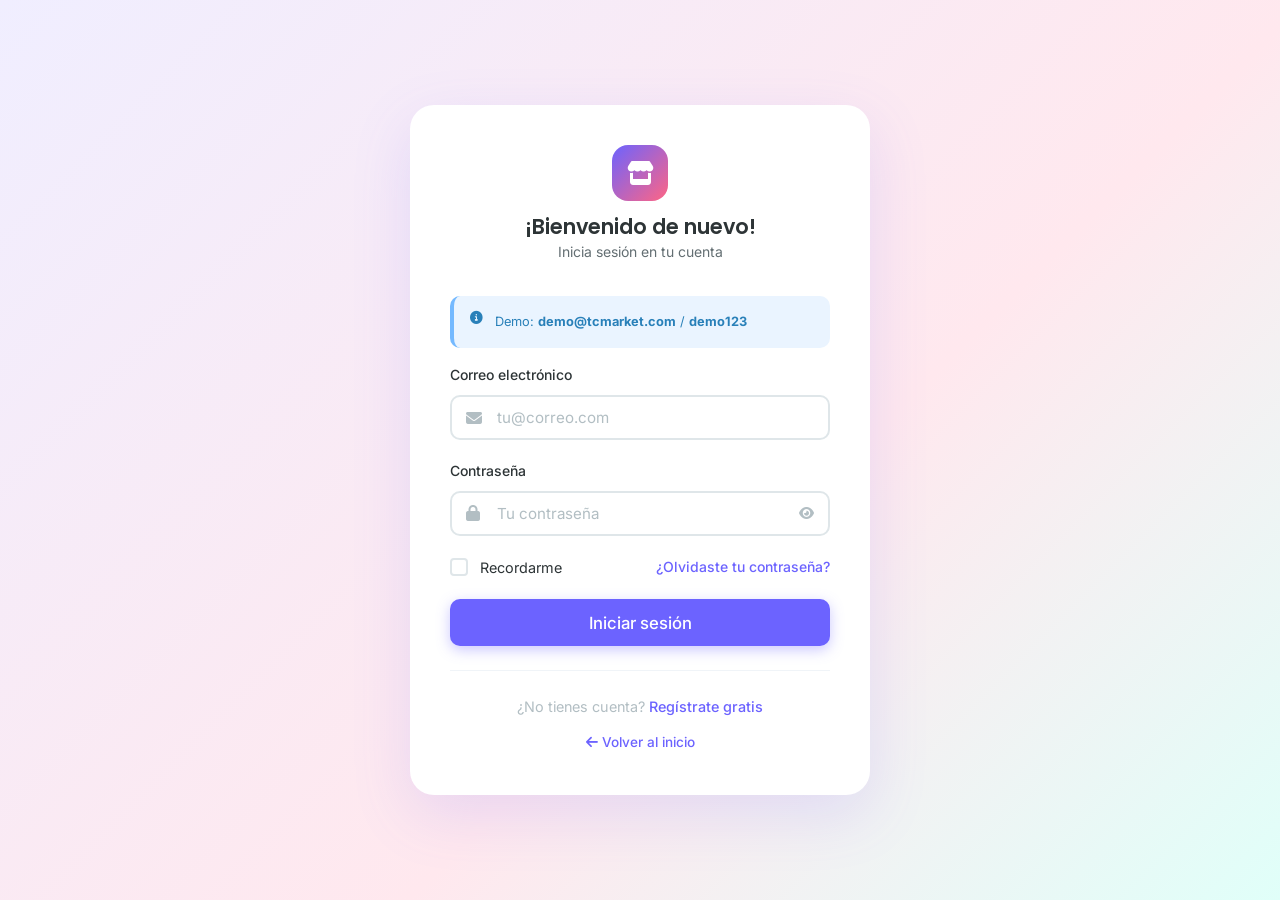
<file: create-store.html>
<!DOCTYPE html>
<html lang="es">
<head>
  <meta charset="UTF-8" />
  <meta name="viewport" content="width=device-width, initial-scale=1.0" />
  <meta name="description" content="Crea tu tienda en TC MARKET SHOP" />
  <title>Crear Tienda — TC MARKET SHOP</title>
  <link rel="preconnect" href="https://fonts.googleapis.com" />
  <link rel="preconnect" href="https://fonts.gstatic.com" crossorigin />
  <link href="https://fonts.googleapis.com/css2?family=Poppins:wght@300;400;500;600;700;800&family=Inter:wght@300;400;500;600&display=swap" rel="stylesheet" />
  <link rel="stylesheet" href="https://cdnjs.cloudflare.com/ajax/libs/font-awesome/6.4.0/css/all.min.css" />
  <link rel="stylesheet" href="css/style.css" />
  <link rel="stylesheet" href="css/components.css" />
  <link rel="stylesheet" href="css/animations.css" />
  <link rel="stylesheet" href="css/responsive.css" />
</head>
<body>

<nav class="navbar">
  <div class="container">
    <a href="index.html" class="navbar-logo"><div class="logo-icon"><i class="fas fa-store"></i></div>TC MARKET</a>
    <div class="navbar-search" id="navbar-search-wrap">
      <i class="fas fa-search search-icon"></i>
      <input type="search" id="navbar-search" placeholder="Buscar..." aria-label="Buscar" />
    </div>
    <div class="navbar-actions">
      <a href="cart.html" class="nav-icon-btn"><i class="fas fa-shopping-cart"></i><span class="badge cart-badge" style="display:none">0</span></a>
      <div id="nav-guest" style="display:none;gap:.75rem;align-items:center">
        <a href="login.html" class="btn-nav btn-nav-outline">Entrar</a>
      </div>
      <div id="nav-user" class="user-menu" style="display:none">
        <div class="user-avatar" id="nav-avatar" data-dropdown-toggle="user-dropdown" role="button" tabindex="0"></div>
        <div class="dropdown-menu" id="user-dropdown">
          <a href="dashboard.html"><i class="fas fa-tachometer-alt"></i> Dashboard</a>
          <a href="profile.html"><i class="fas fa-user"></i> Mi Perfil</a>
          <div class="divider"></div>
          <button data-action="logout"><i class="fas fa-sign-out-alt"></i> Cerrar Sesión</button>
        </div>
      </div>
    </div>
  </div>
</nav>
<div id="mobile-overlay"></div>

<div style="max-width:1100px;margin:0 auto;padding:var(--space-8) var(--space-6)">
  <nav class="breadcrumbs">
    <a href="index.html">Inicio</a>
    <span class="separator">/</span>
    <a href="dashboard.html">Dashboard</a>
    <span class="separator">/</span>
    <span class="current">Crear Tienda</span>
  </nav>

  <div class="page-header animate-fade-up">
    <h1>Crear mi tienda</h1>
    <p>Configura tu tienda y empieza a vender en minutos</p>
  </div>

  <div class="grid-2" style="gap:var(--space-8);align-items:start">
    <!-- Form -->
    <div class="card animate-fade-up">
      <div class="card-header">
        <h3><i class="fas fa-store" style="color:var(--primary)"></i> Información de la tienda</h3>
      </div>
      <div class="card-body">
        <form id="store-form" novalidate>
          <div class="form-group">
            <label class="form-label" for="store-name">Nombre de la tienda *</label>
            <input type="text" id="store-name" class="form-control" placeholder="Ej: Mi Tienda Genial" required maxlength="50" />
            <div class="invalid-feedback form-feedback" id="name-error"></div>
          </div>

          <div class="form-group">
            <label class="form-label" for="store-desc">Descripción</label>
            <textarea id="store-desc" class="form-control" placeholder="Describe tu tienda, qué vendes, tu propuesta de valor..." rows="4" maxlength="500"></textarea>
            <div class="form-hint"><span id="desc-count">0</span>/500 caracteres</div>
          </div>

          <div class="form-group">
            <label class="form-label" for="store-category">Categoría principal</label>
            <select id="store-category" class="form-control">
              <option value="">Selecciona una categoría</option>
              <option value="Electrónica">Electrónica</option>
              <option value="Moda">Moda</option>
              <option value="Hogar">Hogar</option>
              <option value="Deportes">Deportes</option>
              <option value="Libros">Libros</option>
              <option value="Juguetes">Juguetes</option>
              <option value="Alimentación">Alimentación</option>
              <option value="Belleza">Belleza</option>
              <option value="General">General</option>
            </select>
          </div>

          <div class="form-group">
            <label class="form-label" for="store-logo">URL del logo</label>
            <input type="url" id="store-logo" class="form-control" placeholder="https://ejemplo.com/logo.png" />
            <div class="form-hint">Deja en blanco para generar uno automáticamente</div>
          </div>

          <div class="form-group">
            <label class="form-label" for="store-banner">URL del banner</label>
            <input type="url" id="store-banner" class="form-control" placeholder="https://ejemplo.com/banner.jpg" />
          </div>

          <div class="form-group">
            <label class="form-label" for="store-color">Color de marca</label>
            <div style="display:flex;gap:.75rem;align-items:center">
              <input type="color" id="store-color" value="#6C63FF" style="width:48px;height:42px;padding:2px;border:2px solid var(--border);border-radius:var(--radius-md);cursor:pointer" />
              <input type="text" id="store-color-hex" class="form-control" value="#6C63FF" placeholder="#6C63FF" style="flex:1" />
            </div>
          </div>

          <div id="form-error" class="alert alert-danger" style="display:none">
            <i class="fas fa-exclamation-circle"></i>
            <div id="form-error-msg"></div>
          </div>

          <div id="success-banner" class="alert alert-success" style="display:none">
            <i class="fas fa-check-circle"></i>
            <div>¡Tienda creada con éxito! <a href="my-store.html" class="link-primary">Ver mi tienda →</a></div>
          </div>

          <div style="display:flex;gap:1rem">
            <a href="dashboard.html" class="btn btn-ghost btn-lg" style="flex:1;justify-content:center">Cancelar</a>
            <button type="submit" class="btn btn-primary btn-lg" style="flex:2" id="submit-btn">
              <i class="fas fa-store"></i> Crear tienda
            </button>
          </div>
        </form>
      </div>
    </div>

    <!-- Preview -->
    <div style="position:sticky;top:calc(var(--navbar-h) + 1.5rem)">
      <div class="card animate-fade-up delay-200">
        <div class="card-header">
          <h3><i class="fas fa-eye" style="color:var(--accent)"></i> Vista previa</h3>
        </div>
        <div class="card-body">
          <!-- Store card preview -->
          <div class="store-card">
            <div id="preview-banner" class="store-card-banner" style="background:linear-gradient(135deg,#6C63FF,#888)">
              <div class="store-card-logo" id="preview-logo">
                <i class="fas fa-store" style="color:#888"></i>
              </div>
            </div>
            <div class="store-card-body">
              <h3 class="store-card-name" id="preview-name">Nombre de tu tienda</h3>
              <p class="store-card-info" id="preview-desc" style="margin-bottom:.5rem">Descripción de tu tienda aparecerá aquí...</p>
              <div style="display:flex;gap:.75rem;font-size:.8rem;color:var(--text-muted)">
                <span><i class="fas fa-tag"></i> <span id="preview-cat">General</span></span>
                <span><i class="fas fa-star" style="color:#FDCB6E"></i> —</span>
              </div>
            </div>
          </div>
        </div>
      </div>

      <!-- Tips -->
      <div class="card" style="margin-top:var(--space-4)">
        <div class="card-body">
          <h4 style="font-size:.9rem;margin-bottom:.75rem"><i class="fas fa-lightbulb" style="color:#FDCB6E"></i> Consejos</h4>
          <ul style="list-style:disc;padding-left:1.2rem;font-size:.8rem;color:var(--text-muted);line-height:2">
            <li>Elige un nombre fácil de recordar</li>
            <li>Añade una descripción clara y atractiva</li>
            <li>Usa un logo de alta calidad</li>
            <li>El color de marca debe reflejar tu estilo</li>
          </ul>
        </div>
      </div>
    </div>
  </div>
</div>

<div id="toast-container" class="toast-container" aria-live="polite"></div>
<script src="js/utils.js"></script>
<script src="js/auth.js"></script>
<script src="js/store.js"></script>
<script src="js/products.js"></script>
<script src="js/cart.js"></script>
<script src="js/orders.js"></script>
<script src="js/search.js"></script>
<script src="js/app.js"></script>
<script>
document.addEventListener('DOMContentLoaded', () => {
  if (!TCAuth.requireAuth()) return;

  // Check if user already has a store
  const user = TCAuth.getCurrentUser();
  const stores = TCStore.getStoresByUser(user.id);
  if (stores.length > 0) {
    TCUtils.showToast('Ya tienes una tienda. Redirigiendo...', 'info');
    setTimeout(() => window.location.href = 'my-store.html', 1200);
    return;
  }

  // Live preview
  const nameInput   = document.getElementById('store-name');
  const descInput   = document.getElementById('store-desc');
  const catInput    = document.getElementById('store-category');
  const logoInput   = document.getElementById('store-logo');
  const bannerInput = document.getElementById('store-banner');
  const colorInput  = document.getElementById('store-color');
  const colorHex    = document.getElementById('store-color-hex');

  nameInput.addEventListener('input',   () => { document.getElementById('preview-name').textContent  = nameInput.value || 'Nombre de tu tienda'; });
  descInput.addEventListener('input',   () => {
    document.getElementById('preview-desc').textContent = descInput.value || 'Descripción...';
    document.getElementById('desc-count').textContent = descInput.value.length;
  });
  catInput.addEventListener('change',   () => { document.getElementById('preview-cat').textContent   = catInput.value || 'General'; });
  logoInput.addEventListener('input',   () => {
    const logo = document.getElementById('preview-logo');
    logo.innerHTML = logoInput.value ? `<img src="${logoInput.value}" alt="Logo" onerror="this.style.display='none'">` : '<i class="fas fa-store" style="color:#888"></i>';
  });
  bannerInput.addEventListener('input', () => {
    const banner = document.getElementById('preview-banner');
    banner.style.background = bannerInput.value ? `url('${bannerInput.value}') center/cover` : `linear-gradient(135deg,${colorInput.value},#888)`;
  });
  colorInput.addEventListener('input',  () => {
    colorHex.value = colorInput.value;
    document.getElementById('preview-banner').style.background = `linear-gradient(135deg,${colorInput.value},#888)`;
  });
  colorHex.addEventListener('input', () => {
    if (/^#[0-9A-Fa-f]{6}$/.test(colorHex.value)) {
      colorInput.value = colorHex.value;
      document.getElementById('preview-banner').style.background = `linear-gradient(135deg,${colorHex.value},#888)`;
    }
  });

  // Submit
  document.getElementById('store-form').addEventListener('submit', async (e) => {
    e.preventDefault();
    document.getElementById('form-error').style.display = 'none';
    document.getElementById('success-banner').style.display = 'none';

    const data = {
      name: nameInput.value.trim(),
      description: descInput.value.trim(),
      category: catInput.value,
      logo: logoInput.value.trim(),
      banner: bannerInput.value.trim(),
      color: colorInput.value,
    };

    const btn = document.getElementById('submit-btn');
    btn.disabled = true;
    btn.innerHTML = '<i class="fas fa-spinner fa-spin"></i> Creando...';

    await new Promise(r => setTimeout(r, 700));

    const result = TCStore.createStore(data);
    if (result.success) {
      document.getElementById('success-banner').style.display = 'flex';
      TCUtils.showToast('¡Tienda creada con éxito! 🎉', 'success');
      btn.innerHTML = '<i class="fas fa-check"></i> Tienda creada';
      setTimeout(() => window.location.href = 'my-store.html', 1500);
    } else {
      document.getElementById('form-error-msg').textContent = result.message;
      document.getElementById('form-error').style.display = 'flex';
      btn.disabled = false;
      btn.innerHTML = '<i class="fas fa-store"></i> Crear tienda';
    }
  });
});
</script>
</body>
</html>
</file>
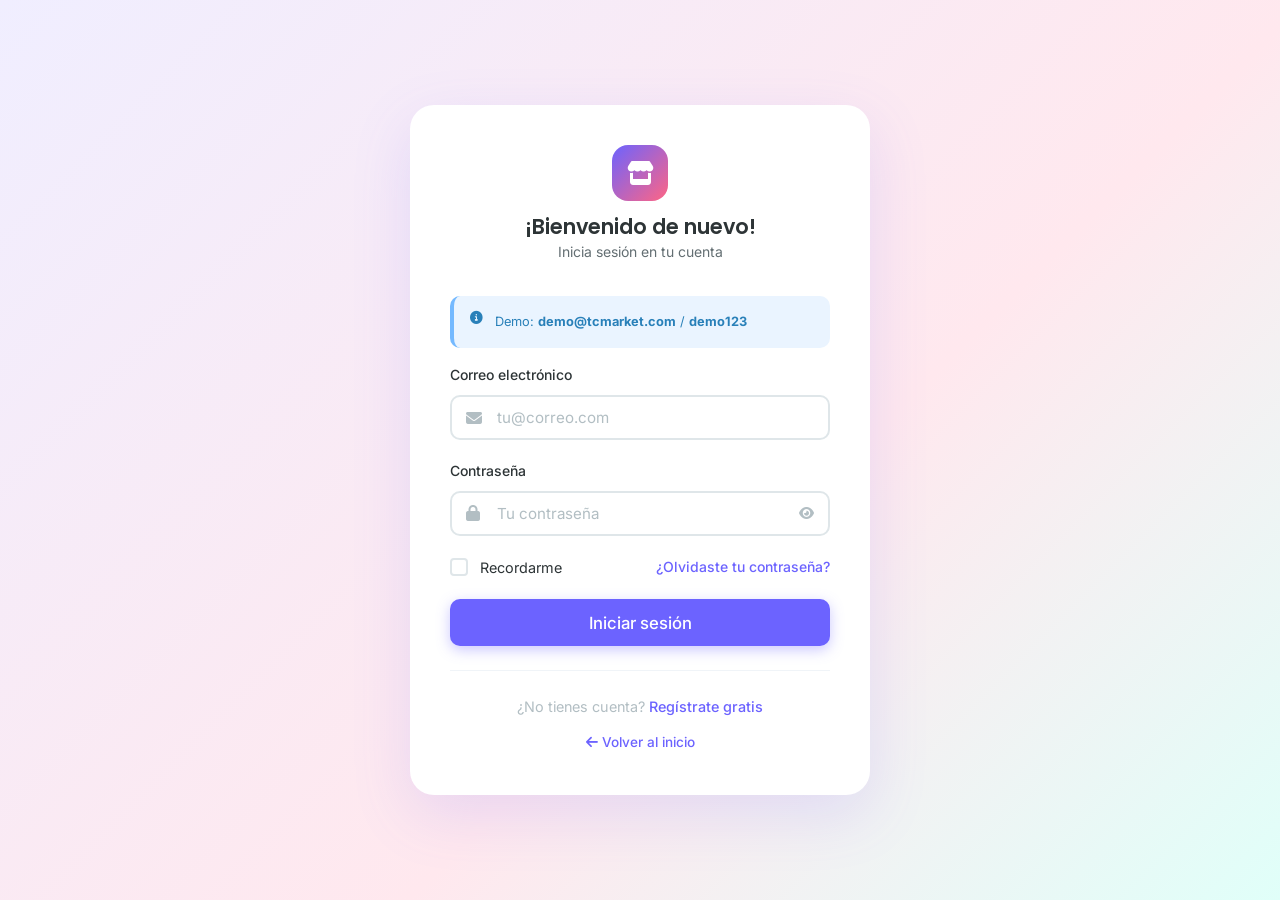
<file: dashboard.html>
<!DOCTYPE html>
<html lang="es">
<head>
  <meta charset="UTF-8" />
  <meta name="viewport" content="width=device-width, initial-scale=1.0" />
  <meta name="description" content="Panel de control del vendedor — TC MARKET SHOP" />
  <title>Dashboard — TC MARKET SHOP</title>
  <link rel="preconnect" href="https://fonts.googleapis.com" />
  <link rel="preconnect" href="https://fonts.gstatic.com" crossorigin />
  <link href="https://fonts.googleapis.com/css2?family=Poppins:wght@300;400;500;600;700;800&family=Inter:wght@300;400;500;600&display=swap" rel="stylesheet" />
  <link rel="stylesheet" href="https://cdnjs.cloudflare.com/ajax/libs/font-awesome/6.4.0/css/all.min.css" />
  <link rel="stylesheet" href="css/style.css" />
  <link rel="stylesheet" href="css/components.css" />
  <link rel="stylesheet" href="css/animations.css" />
  <link rel="stylesheet" href="css/responsive.css" />
</head>
<body>

<!-- NAVBAR -->
<nav class="navbar" role="navigation">
  <div class="container">
    <a href="index.html" class="navbar-logo">
      <div class="logo-icon"><i class="fas fa-store"></i></div>TC MARKET
    </a>
    <div class="navbar-search" id="navbar-search-wrap">
      <i class="fas fa-search search-icon"></i>
      <input type="search" id="navbar-search" placeholder="Buscar productos..." aria-label="Buscar" />
    </div>
    <div class="navbar-actions">
      <a href="cart.html" class="nav-icon-btn" aria-label="Carrito">
        <i class="fas fa-shopping-cart"></i>
        <span class="badge cart-badge" style="display:none">0</span>
      </a>
      <div id="nav-guest" style="display:none;gap:.75rem;align-items:center">
        <a href="login.html" class="btn-nav btn-nav-outline">Entrar</a>
      </div>
      <div id="nav-user" class="user-menu" style="display:none">
        <div class="user-avatar" id="nav-avatar" data-dropdown-toggle="user-dropdown" role="button" tabindex="0"></div>
        <div class="dropdown-menu" id="user-dropdown">
          <a href="profile.html"><i class="fas fa-user"></i> Mi Perfil</a>
          <a href="orders.html"><i class="fas fa-box"></i> Mis Pedidos</a>
          <div class="divider"></div>
          <button data-action="logout"><i class="fas fa-sign-out-alt"></i> Cerrar Sesión</button>
        </div>
      </div>
      <button class="hamburger" id="hamburger" aria-label="Menú">
        <span></span><span></span><span></span>
      </button>
    </div>
  </div>
</nav>
<div id="mobile-overlay"></div>

<div class="sidebar-layout">
  <!-- SIDEBAR -->
  <aside class="sidebar" id="sidebar" role="navigation" aria-label="Menú lateral">
    <div class="sidebar-title">Principal</div>
    <a href="dashboard.html" class="sidebar-nav-item active">
      <i class="fas fa-tachometer-alt"></i> Dashboard
    </a>
    <a href="my-store.html" class="sidebar-nav-item">
      <i class="fas fa-store"></i> Mi Tienda
    </a>
    <a href="add-product.html" class="sidebar-nav-item">
      <i class="fas fa-box-open"></i> Productos
    </a>
    <a href="orders.html" class="sidebar-nav-item">
      <i class="fas fa-clipboard-list"></i> Pedidos
    </a>
    <div class="sidebar-title" style="margin-top:1rem">Cuenta</div>
    <a href="profile.html" class="sidebar-nav-item">
      <i class="fas fa-user"></i> Perfil
    </a>
    <a href="explore.html" class="sidebar-nav-item">
      <i class="fas fa-compass"></i> Explorar
    </a>
    <button class="sidebar-nav-item" data-action="logout" style="width:100%;text-align:left;border:none;background:none;cursor:pointer;color:var(--text-light);font-size:.9rem;font-weight:500">
      <i class="fas fa-sign-out-alt"></i> Cerrar sesión
    </button>
  </aside>

  <!-- MAIN CONTENT -->
  <main class="sidebar-content">
    <div class="page-header animate-fade-up">
      <h1>Dashboard</h1>
      <p id="dashboard-greeting">Bienvenido de nuevo</p>
    </div>

    <!-- No store banner -->
    <div id="no-store-banner" class="alert alert-info" style="display:none;margin-bottom:2rem">
      <i class="fas fa-store fa-lg"></i>
      <div>
        <strong>¡Aún no tienes tienda!</strong> Crea tu tienda para empezar a vender.
        <a href="create-store.html" class="link-primary" style="margin-left:.5rem">Crear tienda →</a>
      </div>
    </div>

    <!-- Stats -->
    <div class="grid-4 stagger-children" style="margin-bottom:var(--space-8)">
      <div class="stat-card animate-fade-up">
        <div class="stat-icon" style="background:#EAE9FF"><i class="fas fa-euro-sign" style="color:var(--primary)"></i></div>
        <div class="stat-content">
          <div class="stat-value" id="stat-revenue">€0,00</div>
          <div class="stat-label">Ventas totales</div>
          <div class="stat-change up"><i class="fas fa-arrow-up"></i> +12% este mes</div>
        </div>
      </div>
      <div class="stat-card animate-fade-up delay-100">
        <div class="stat-icon" style="background:#FFE8EE"><i class="fas fa-box" style="color:var(--secondary)"></i></div>
        <div class="stat-content">
          <div class="stat-value" id="stat-products">0</div>
          <div class="stat-label">Productos activos</div>
          <div class="stat-change up"><i class="fas fa-arrow-up"></i> +3 esta semana</div>
        </div>
      </div>
      <div class="stat-card animate-fade-up delay-200">
        <div class="stat-icon" style="background:#D4F9F3"><i class="fas fa-clock" style="color:var(--accent)"></i></div>
        <div class="stat-content">
          <div class="stat-value" id="stat-pending">0</div>
          <div class="stat-label">Pedidos pendientes</div>
          <div class="stat-change down"><i class="fas fa-arrow-down"></i> -2 hoy</div>
        </div>
      </div>
      <div class="stat-card animate-fade-up delay-300">
        <div class="stat-icon" style="background:#FFF5DC"><i class="fas fa-chart-line" style="color:#B7860C"></i></div>
        <div class="stat-content">
          <div class="stat-value" id="stat-monthly">€0,00</div>
          <div class="stat-label">Ingresos del mes</div>
          <div class="stat-change up"><i class="fas fa-arrow-up"></i> +8%</div>
        </div>
      </div>
    </div>

    <!-- Charts + Top Products -->
    <div class="grid-2" style="gap:var(--space-6);margin-bottom:var(--space-8)">
      <!-- Sales chart -->
      <div class="card">
        <div class="card-header">
          <h3 style="font-size:1rem">Ventas mensuales</h3>
          <span class="tag tag-primary">Últimos 7 meses</span>
        </div>
        <div class="card-body">
          <div id="sales-chart"></div>
        </div>
      </div>

      <!-- Top products -->
      <div class="card">
        <div class="card-header">
          <h3 style="font-size:1rem">Productos más vendidos</h3>
          <a href="add-product.html" class="btn btn-primary btn-sm"><i class="fas fa-plus"></i> Añadir</a>
        </div>
        <div class="card-body" id="top-products-list"></div>
      </div>
    </div>

    <!-- Recent orders -->
    <div class="card animate-fade-up">
      <div class="card-header">
        <h3 style="font-size:1rem">Pedidos recientes</h3>
        <a href="orders.html" class="btn btn-ghost btn-sm">Ver todos <i class="fas fa-arrow-right"></i></a>
      </div>
      <div class="table-wrap">
        <table>
          <thead>
            <tr>
              <th>ID Pedido</th>
              <th>Fecha</th>
              <th>Artículos</th>
              <th>Total</th>
              <th>Estado</th>
            </tr>
          </thead>
          <tbody id="orders-tbody"></tbody>
        </table>
      </div>
    </div>

    <!-- Quick actions -->
    <div class="grid-4" style="margin-top:var(--space-6)">
      <a href="create-store.html" class="card card-body text-center hover-lift" style="text-decoration:none">
        <i class="fas fa-store" style="font-size:1.5rem;color:var(--primary);margin-bottom:.5rem"></i>
        <div style="font-weight:600;font-size:.875rem">Mi Tienda</div>
      </a>
      <a href="add-product.html" class="card card-body text-center hover-lift" style="text-decoration:none">
        <i class="fas fa-plus-circle" style="font-size:1.5rem;color:var(--secondary);margin-bottom:.5rem"></i>
        <div style="font-weight:600;font-size:.875rem">Nuevo Producto</div>
      </a>
      <a href="orders.html" class="card card-body text-center hover-lift" style="text-decoration:none">
        <i class="fas fa-clipboard-list" style="font-size:1.5rem;color:var(--accent);margin-bottom:.5rem"></i>
        <div style="font-weight:600;font-size:.875rem">Ver Pedidos</div>
      </a>
      <a href="profile.html" class="card card-body text-center hover-lift" style="text-decoration:none">
        <i class="fas fa-cog" style="font-size:1.5rem;color:#B7860C;margin-bottom:.5rem"></i>
        <div style="font-weight:600;font-size:.875rem">Configuración</div>
      </a>
    </div>
  </main>
</div>

<div id="toast-container" class="toast-container" aria-live="polite"></div>
<script src="js/utils.js"></script>
<script src="js/auth.js"></script>
<script src="js/store.js"></script>
<script src="js/products.js"></script>
<script src="js/cart.js"></script>
<script src="js/orders.js"></script>
<script src="js/search.js"></script>
<script src="js/dashboard.js"></script>
<script src="js/app.js"></script>
<script>
document.addEventListener('DOMContentLoaded', () => {
  if (!TCAuth.requireAuth()) return;
  const user = TCAuth.getCurrentUser();
  const el = document.getElementById('dashboard-greeting');
  if (el) el.textContent = `Hola, ${user.name.split(' ')[0]} 👋`;

  const stores = TCStore.getStoresByUser(user.id);
  if (!stores.length) document.getElementById('no-store-banner').style.display = 'flex';

  TCDashboard.loadDashboard();
});
</script>
</body>
</html>
</file>
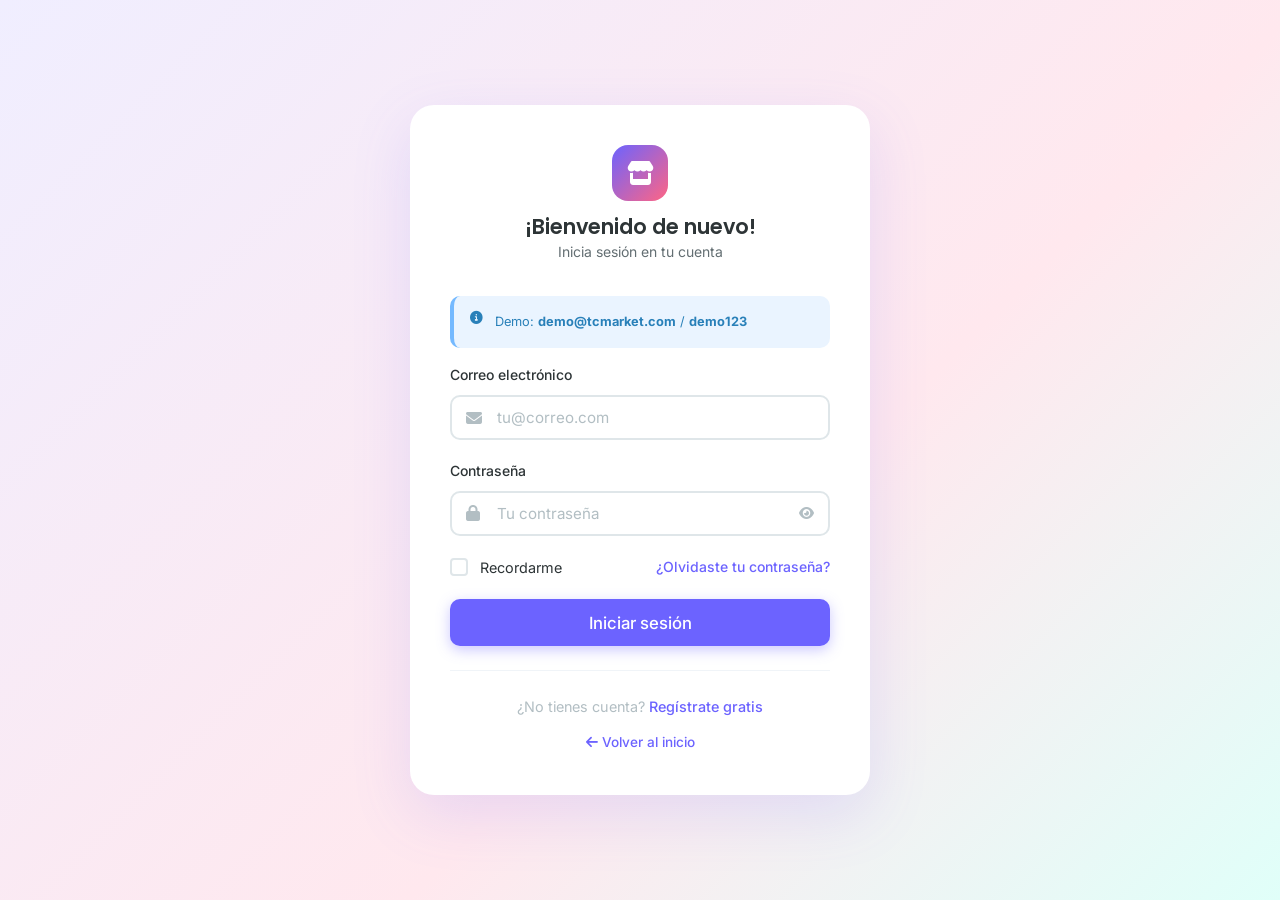
<file: login.html>
<!DOCTYPE html>
<html lang="es">
<head>
  <meta charset="UTF-8" />
  <meta name="viewport" content="width=device-width, initial-scale=1.0" />
  <meta name="description" content="Inicia sesión en TC MARKET SHOP" />
  <meta property="og:title" content="Iniciar Sesión — TC MARKET SHOP" />
  <title>Iniciar Sesión — TC MARKET SHOP</title>
  <link rel="preconnect" href="https://fonts.googleapis.com" />
  <link rel="preconnect" href="https://fonts.gstatic.com" crossorigin />
  <link href="https://fonts.googleapis.com/css2?family=Poppins:wght@300;400;500;600;700;800&family=Inter:wght@300;400;500;600&display=swap" rel="stylesheet" />
  <link rel="stylesheet" href="https://cdnjs.cloudflare.com/ajax/libs/font-awesome/6.4.0/css/all.min.css" />
  <link rel="stylesheet" href="css/style.css" />
  <link rel="stylesheet" href="css/components.css" />
  <link rel="stylesheet" href="css/animations.css" />
  <link rel="stylesheet" href="css/responsive.css" />
</head>
<body>
<div class="auth-page">
  <div class="auth-card animate-scale-in">
    <!-- Logo -->
    <div class="auth-logo">
      <a href="index.html" class="logo-mark" style="display:flex;width:56px;height:56px;background:linear-gradient(135deg,var(--primary),var(--secondary));border-radius:var(--radius-lg);align-items:center;justify-content:center;font-size:1.5rem;color:#fff;margin:0 auto var(--space-3)">
        <i class="fas fa-store"></i>
      </a>
      <h2>¡Bienvenido de nuevo!</h2>
      <p>Inicia sesión en tu cuenta</p>
    </div>

    <!-- Demo hint -->
    <div class="alert alert-info" style="font-size:.8rem">
      <i class="fas fa-info-circle"></i>
      <div>Demo: <strong>demo@tcmarket.com</strong> / <strong>demo123</strong></div>
    </div>

    <!-- Form -->
    <form id="login-form" novalidate>
      <div class="form-group">
        <label class="form-label" for="email">Correo electrónico</label>
        <div style="position:relative">
          <i class="fas fa-envelope" style="position:absolute;left:1rem;top:50%;transform:translateY(-50%);color:var(--text-muted)"></i>
          <input type="email" id="email" name="email" class="form-control" placeholder="tu@correo.com" style="padding-left:2.8rem" required autocomplete="email" />
        </div>
        <div class="invalid-feedback form-feedback" id="email-error"></div>
      </div>

      <div class="form-group">
        <label class="form-label" for="password">Contraseña</label>
        <div style="position:relative">
          <i class="fas fa-lock" style="position:absolute;left:1rem;top:50%;transform:translateY(-50%);color:var(--text-muted)"></i>
          <input type="password" id="password" name="password" class="form-control" placeholder="Tu contraseña" style="padding-left:2.8rem;padding-right:3rem" required autocomplete="current-password" />
          <button type="button" id="toggle-pwd" style="position:absolute;right:1rem;top:50%;transform:translateY(-50%);background:none;border:none;color:var(--text-muted);cursor:pointer" aria-label="Ver contraseña">
            <i class="fas fa-eye" id="pwd-icon"></i>
          </button>
        </div>
        <div class="invalid-feedback form-feedback" id="password-error"></div>
      </div>

      <div style="display:flex;justify-content:space-between;align-items:center;margin-bottom:var(--space-5)">
        <label class="form-check" style="margin:0">
          <input type="checkbox" class="form-check-input" id="remember" />
          <span class="form-check-label">Recordarme</span>
        </label>
        <a href="#" class="link-primary" style="font-size:.875rem">¿Olvidaste tu contraseña?</a>
      </div>

      <div id="form-error" class="alert alert-danger" style="display:none">
        <i class="fas fa-exclamation-circle"></i>
        <div id="form-error-msg"></div>
      </div>

      <button type="submit" class="btn btn-primary btn-block btn-lg" id="submit-btn">
        <span id="submit-text">Iniciar sesión</span>
        <span id="submit-loader" style="display:none"><i class="fas fa-spinner fa-spin"></i></span>
      </button>
    </form>

    <div class="divider"></div>
    <p style="text-align:center;font-size:.9rem;color:var(--text-muted)">
      ¿No tienes cuenta? <a href="register.html" class="link-primary">Regístrate gratis</a>
    </p>
    <p style="text-align:center;margin-top:.5rem">
      <a href="index.html" class="link-primary" style="font-size:.85rem"><i class="fas fa-arrow-left"></i> Volver al inicio</a>
    </p>
  </div>
</div>

<div id="toast-container" class="toast-container" aria-live="polite"></div>

<script src="js/utils.js"></script>
<script src="js/auth.js"></script>
<script src="js/store.js"></script>
<script src="js/products.js"></script>
<script src="js/cart.js"></script>
<script src="js/orders.js"></script>
<script src="js/search.js"></script>
<script src="js/app.js"></script>
<script>
document.addEventListener('DOMContentLoaded', () => {
  TCAuth.redirectIfLoggedIn('dashboard.html');

  // Toggle password visibility
  const toggleBtn = document.getElementById('toggle-pwd');
  const pwdInput  = document.getElementById('password');
  const pwdIcon   = document.getElementById('pwd-icon');
  toggleBtn.addEventListener('click', () => {
    const show = pwdInput.type === 'password';
    pwdInput.type = show ? 'text' : 'password';
    pwdIcon.className = show ? 'fas fa-eye-slash' : 'fas fa-eye';
  });

  // Form submit
  document.getElementById('login-form').addEventListener('submit', async (e) => {
    e.preventDefault();
    const email    = document.getElementById('email').value.trim();
    const password = document.getElementById('password').value;
    const remember = document.getElementById('remember').checked;
    const errorDiv = document.getElementById('form-error');
    const errorMsg = document.getElementById('form-error-msg');

    // Clear errors
    errorDiv.style.display = 'none';
    document.querySelectorAll('.form-control').forEach(el => el.classList.remove('is-invalid'));

    let hasError = false;
    if (!TCUtils.isValidEmail(email)) {
      document.getElementById('email').classList.add('is-invalid');
      document.getElementById('email-error').textContent = 'Introduce un correo válido.';
      hasError = true;
    }
    if (!password) {
      document.getElementById('password').classList.add('is-invalid');
      document.getElementById('password-error').textContent = 'La contraseña es obligatoria.';
      hasError = true;
    }
    if (hasError) return;

    // Show loader
    document.getElementById('submit-text').style.display = 'none';
    document.getElementById('submit-loader').style.display = 'inline-block';
    document.getElementById('submit-btn').disabled = true;

    // Simulate async
    await new Promise(r => setTimeout(r, 600));

    const result = TCAuth.login(email, password, remember);

    if (result.success) {
      TCUtils.showToast('¡Bienvenido de nuevo!', 'success');
      setTimeout(() => window.location.href = 'dashboard.html', 800);
    } else {
      errorMsg.textContent = result.message;
      errorDiv.style.display = 'flex';
      document.getElementById('submit-text').style.display = 'inline-block';
      document.getElementById('submit-loader').style.display = 'none';
      document.getElementById('submit-btn').disabled = false;
    }
  });
});
</script>
</body>
</html>
</file>
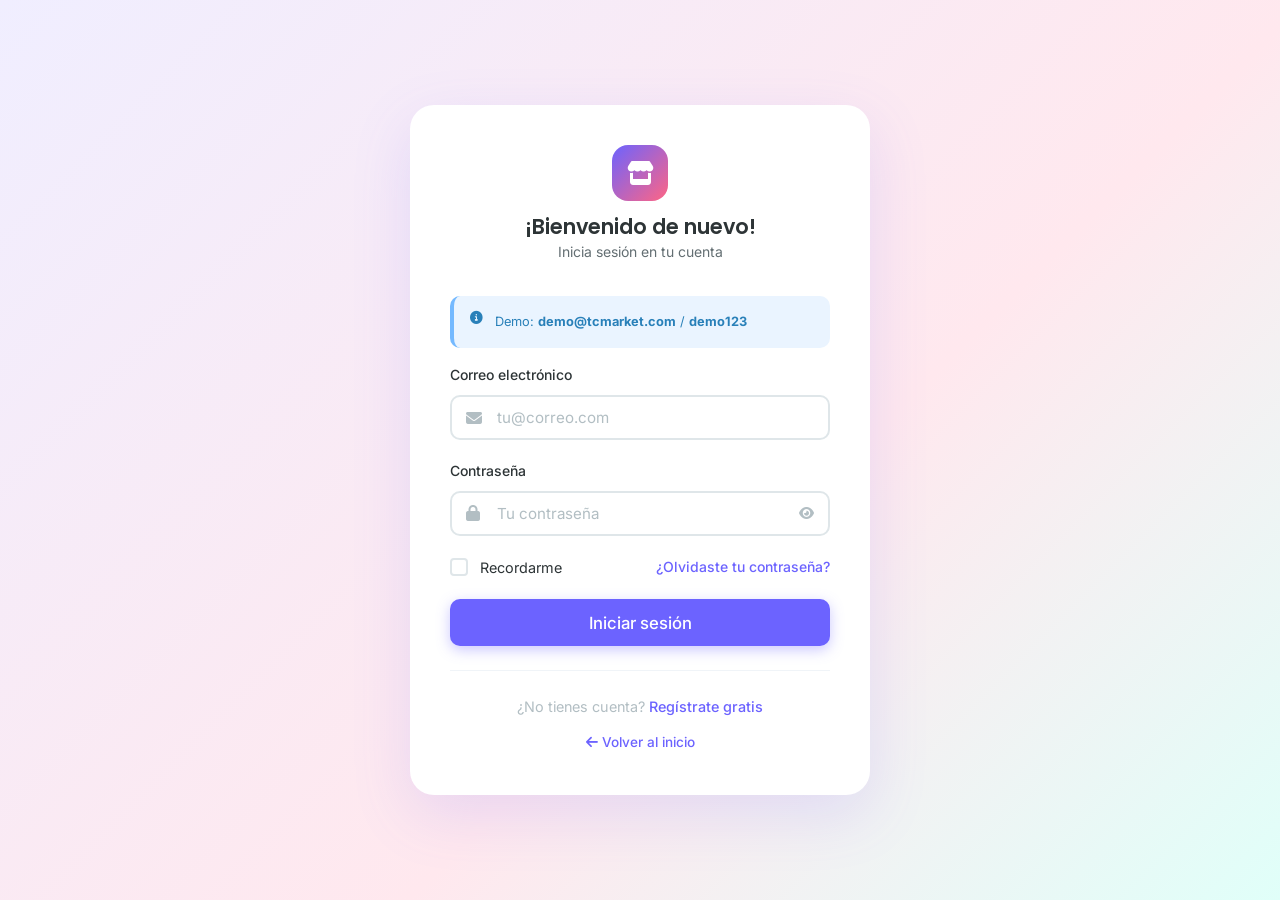
<file: my-store.html>
<!DOCTYPE html>
<html lang="es">
<head>
  <meta charset="UTF-8" />
  <meta name="viewport" content="width=device-width, initial-scale=1.0" />
  <meta name="description" content="Gestiona tu tienda en TC MARKET SHOP" />
  <title>Mi Tienda — TC MARKET SHOP</title>
  <link rel="preconnect" href="https://fonts.googleapis.com" />
  <link rel="preconnect" href="https://fonts.gstatic.com" crossorigin />
  <link href="https://fonts.googleapis.com/css2?family=Poppins:wght@300;400;500;600;700;800&family=Inter:wght@300;400;500;600&display=swap" rel="stylesheet" />
  <link rel="stylesheet" href="https://cdnjs.cloudflare.com/ajax/libs/font-awesome/6.4.0/css/all.min.css" />
  <link rel="stylesheet" href="css/style.css" />
  <link rel="stylesheet" href="css/components.css" />
  <link rel="stylesheet" href="css/animations.css" />
  <link rel="stylesheet" href="css/responsive.css" />
</head>
<body>
<nav class="navbar">
  <div class="container">
    <a href="index.html" class="navbar-logo"><div class="logo-icon"><i class="fas fa-store"></i></div>TC MARKET</a>
    <div class="navbar-search" id="navbar-search-wrap">
      <i class="fas fa-search search-icon"></i>
      <input type="search" id="navbar-search" placeholder="Buscar..." aria-label="Buscar" />
    </div>
    <div class="navbar-actions">
      <a href="cart.html" class="nav-icon-btn"><i class="fas fa-shopping-cart"></i><span class="badge cart-badge" style="display:none">0</span></a>
      <div id="nav-guest" style="display:none;gap:.75rem;align-items:center"><a href="login.html" class="btn-nav btn-nav-outline">Entrar</a></div>
      <div id="nav-user" class="user-menu" style="display:none">
        <div class="user-avatar" id="nav-avatar" data-dropdown-toggle="user-dropdown" role="button" tabindex="0"></div>
        <div class="dropdown-menu" id="user-dropdown">
          <a href="dashboard.html"><i class="fas fa-tachometer-alt"></i> Dashboard</a>
          <a href="profile.html"><i class="fas fa-user"></i> Mi Perfil</a>
          <div class="divider"></div>
          <button data-action="logout"><i class="fas fa-sign-out-alt"></i> Cerrar Sesión</button>
        </div>
      </div>
    </div>
  </div>
</nav>
<div id="mobile-overlay"></div>

<div class="sidebar-layout">
  <aside class="sidebar" id="sidebar">
    <div class="sidebar-title">Principal</div>
    <a href="dashboard.html" class="sidebar-nav-item"><i class="fas fa-tachometer-alt"></i> Dashboard</a>
    <a href="my-store.html" class="sidebar-nav-item active"><i class="fas fa-store"></i> Mi Tienda</a>
    <a href="add-product.html" class="sidebar-nav-item"><i class="fas fa-box-open"></i> Productos</a>
    <a href="orders.html" class="sidebar-nav-item"><i class="fas fa-clipboard-list"></i> Pedidos</a>
    <div class="sidebar-title" style="margin-top:1rem">Cuenta</div>
    <a href="profile.html" class="sidebar-nav-item"><i class="fas fa-user"></i> Perfil</a>
  </aside>

  <main class="sidebar-content">
    <nav class="breadcrumbs">
      <a href="dashboard.html">Dashboard</a>
      <span class="separator">/</span>
      <span class="current">Mi Tienda</span>
    </nav>

    <!-- No store state -->
    <div id="no-store" style="display:none">
      <div class="empty-state">
        <div class="empty-icon"><i class="fas fa-store"></i></div>
        <h3>Aún no tienes tienda</h3>
        <p>Crea tu tienda y empieza a vender miles de productos.</p>
        <a href="create-store.html" class="btn btn-primary btn-lg"><i class="fas fa-plus"></i> Crear mi tienda</a>
      </div>
    </div>

    <!-- Store content -->
    <div id="store-content" style="display:none">
      <!-- Header -->
      <div style="display:flex;justify-content:space-between;align-items:flex-start;margin-bottom:var(--space-6)">
        <div class="page-header animate-fade-up" style="margin:0">
          <h1 id="store-title">Mi Tienda</h1>
          <p id="store-meta"></p>
        </div>
        <div style="display:flex;gap:.75rem">
          <a id="view-store-btn" href="#" class="btn btn-outline btn-sm" target="_blank">
            <i class="fas fa-external-link-alt"></i> Ver tienda
          </a>
          <button class="btn btn-danger btn-sm" id="delete-store-btn">
            <i class="fas fa-trash"></i> Eliminar
          </button>
        </div>
      </div>

      <!-- Store banner preview -->
      <div id="store-banner-preview" class="store-banner" style="margin-bottom:var(--space-8)">
        <img id="store-banner-img" alt="Banner" style="width:100%;height:100%;object-fit:cover;display:none" />
      </div>

      <!-- Store stats -->
      <div class="grid-4" style="margin-bottom:var(--space-8)">
        <div class="stat-card">
          <div class="stat-icon" style="background:#EAE9FF"><i class="fas fa-box" style="color:var(--primary)"></i></div>
          <div class="stat-content"><div class="stat-value" id="st-products">0</div><div class="stat-label">Productos</div></div>
        </div>
        <div class="stat-card">
          <div class="stat-icon" style="background:#FFE8EE"><i class="fas fa-shopping-bag" style="color:var(--secondary)"></i></div>
          <div class="stat-content"><div class="stat-value" id="st-sales">0</div><div class="stat-label">Ventas</div></div>
        </div>
        <div class="stat-card">
          <div class="stat-icon" style="background:#D4F9F3"><i class="fas fa-star" style="color:var(--accent)"></i></div>
          <div class="stat-content"><div class="stat-value" id="st-rating">—</div><div class="stat-label">Valoración</div></div>
        </div>
        <div class="stat-card">
          <div class="stat-icon" style="background:#FFF5DC"><i class="fas fa-calendar" style="color:#B7860C"></i></div>
          <div class="stat-content"><div class="stat-value" id="st-since">—</div><div class="stat-label">Activa desde</div></div>
        </div>
      </div>

      <!-- Edit form -->
      <div class="card animate-fade-up">
        <div class="card-header">
          <h3><i class="fas fa-edit" style="color:var(--primary)"></i> Editar tienda</h3>
        </div>
        <div class="card-body">
          <form id="edit-store-form">
            <div class="grid-2">
              <div class="form-group">
                <label class="form-label">Nombre</label>
                <input type="text" id="edit-name" class="form-control" />
              </div>
              <div class="form-group">
                <label class="form-label">Categoría</label>
                <select id="edit-category" class="form-control">
                  <option value="Electrónica">Electrónica</option>
                  <option value="Moda">Moda</option>
                  <option value="Hogar">Hogar</option>
                  <option value="Deportes">Deportes</option>
                  <option value="Libros">Libros</option>
                  <option value="Juguetes">Juguetes</option>
                  <option value="Alimentación">Alimentación</option>
                  <option value="General">General</option>
                </select>
              </div>
            </div>
            <div class="form-group">
              <label class="form-label">Descripción</label>
              <textarea id="edit-desc" class="form-control" rows="3"></textarea>
            </div>
            <div class="grid-2">
              <div class="form-group">
                <label class="form-label">URL del Logo</label>
                <input type="url" id="edit-logo" class="form-control" />
              </div>
              <div class="form-group">
                <label class="form-label">URL del Banner</label>
                <input type="url" id="edit-banner" class="form-control" />
              </div>
            </div>
            <div class="form-group">
              <label class="form-label">Color de marca</label>
              <div style="display:flex;gap:.75rem;align-items:center">
                <input type="color" id="edit-color" style="width:48px;height:42px;padding:2px;border:2px solid var(--border);border-radius:var(--radius-md);cursor:pointer" />
                <input type="text" id="edit-color-hex" class="form-control" style="flex:1" />
              </div>
            </div>
            <div style="display:flex;gap:1rem;justify-content:flex-end">
              <button type="submit" class="btn btn-primary">
                <i class="fas fa-save"></i> Guardar cambios
              </button>
            </div>
          </form>
        </div>
      </div>
    </div>
  </main>
</div>

<!-- Delete confirm modal -->
<div class="modal-overlay" id="delete-modal">
  <div class="modal modal-sm">
    <div class="modal-header">
      <h4 class="modal-title">Eliminar tienda</h4>
      <button class="modal-close" data-modal-close="delete-modal" aria-label="Cerrar"><i class="fas fa-times"></i></button>
    </div>
    <div class="modal-body">
      <p>¿Estás seguro de que quieres eliminar tu tienda? Esta acción no se puede deshacer.</p>
    </div>
    <div class="modal-footer">
      <button class="btn btn-ghost" data-modal-close="delete-modal">Cancelar</button>
      <button class="btn btn-danger" id="confirm-delete">Sí, eliminar</button>
    </div>
  </div>
</div>

<div id="toast-container" class="toast-container" aria-live="polite"></div>
<script src="js/utils.js"></script>
<script src="js/auth.js"></script>
<script src="js/store.js"></script>
<script src="js/products.js"></script>
<script src="js/cart.js"></script>
<script src="js/orders.js"></script>
<script src="js/search.js"></script>
<script src="js/app.js"></script>
<script>
let currentStore = null;

document.addEventListener('DOMContentLoaded', () => {
  if (!TCAuth.requireAuth()) return;
  const user = TCAuth.getCurrentUser();
  const stores = TCStore.getStoresByUser(user.id);

  if (!stores.length) {
    document.getElementById('no-store').style.display = 'block';
    return;
  }

  currentStore = stores[0];
  renderStore(currentStore);
});

function renderStore(store) {
  document.getElementById('store-content').style.display = 'block';
  document.getElementById('store-title').textContent = store.name;
  document.getElementById('store-meta').textContent = `${store.category} • Creada el ${TCUtils.formatDate(store.createdAt)}`;
  document.getElementById('view-store-btn').href = `store-view.html?id=${store.id}`;

  const bannerEl = document.getElementById('store-banner-preview');
  bannerEl.style.background = `linear-gradient(135deg, ${store.color}, #888)`;
  if (store.banner) {
    const img = document.getElementById('store-banner-img');
    img.src = store.banner;
    img.style.display = 'block';
  }

  document.getElementById('st-products').textContent = store.totalProducts || 0;
  document.getElementById('st-sales').textContent    = store.totalSales || 0;
  document.getElementById('st-rating').textContent   = store.rating || '—';
  document.getElementById('st-since').textContent    = TCUtils.formatDate(store.createdAt, { month: 'short', year: 'numeric' });

  // Populate edit form
  document.getElementById('edit-name').value       = store.name;
  document.getElementById('edit-desc').value       = store.description;
  document.getElementById('edit-category').value   = store.category;
  document.getElementById('edit-logo').value       = store.logo || '';
  document.getElementById('edit-banner').value     = store.banner || '';
  document.getElementById('edit-color').value      = store.color || '#6C63FF';
  document.getElementById('edit-color-hex').value  = store.color || '#6C63FF';

  // Color sync
  document.getElementById('edit-color').addEventListener('input', (e) => {
    document.getElementById('edit-color-hex').value = e.target.value;
  });
  document.getElementById('edit-color-hex').addEventListener('input', (e) => {
    if (/^#[0-9A-Fa-f]{6}$/.test(e.target.value)) document.getElementById('edit-color').value = e.target.value;
  });
}

document.getElementById('edit-store-form').addEventListener('submit', (e) => {
  e.preventDefault();
  const updates = {
    name: document.getElementById('edit-name').value.trim(),
    description: document.getElementById('edit-desc').value.trim(),
    category: document.getElementById('edit-category').value,
    logo: document.getElementById('edit-logo').value.trim(),
    banner: document.getElementById('edit-banner').value.trim(),
    color: document.getElementById('edit-color').value,
  };
  const res = TCStore.updateStore(currentStore.id, updates);
  if (res.success) {
    currentStore = res.store;
    TCUtils.showToast('Tienda actualizada con éxito', 'success');
  } else {
    TCUtils.showToast(res.message, 'error');
  }
});

document.getElementById('delete-store-btn').addEventListener('click', () => TCApp.openModal('delete-modal'));

document.getElementById('confirm-delete').addEventListener('click', () => {
  const res = TCStore.deleteStore(currentStore.id);
  if (res.success) {
    TCApp.closeModal('delete-modal');
    TCUtils.showToast('Tienda eliminada', 'info');
    setTimeout(() => window.location.href = 'dashboard.html', 1000);
  } else {
    TCUtils.showToast(res.message, 'error');
  }
});
</script>
</body>
</html>
</file>
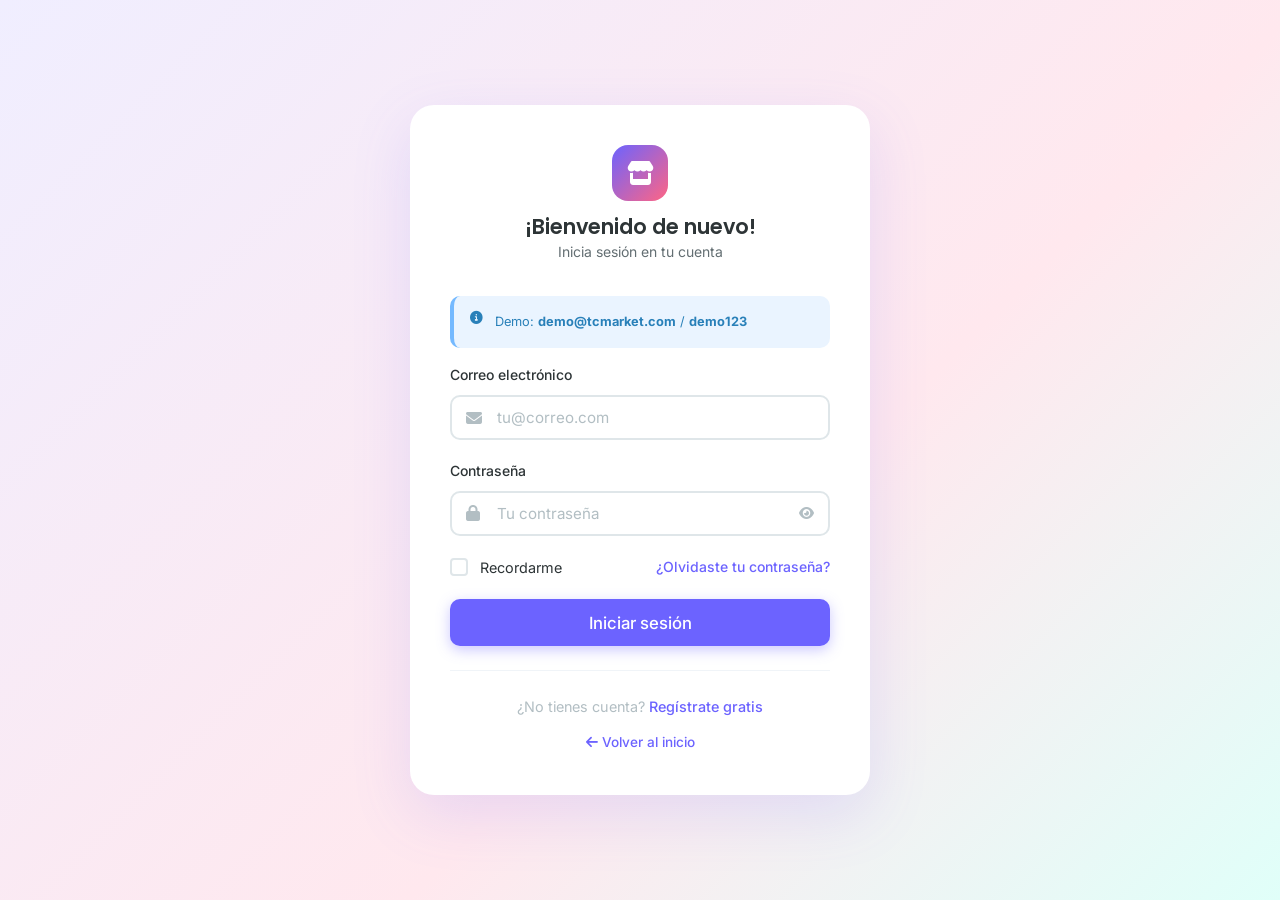
<file: orders.html>
<!DOCTYPE html>
<html lang="es">
<head>
  <meta charset="UTF-8" />
  <meta name="viewport" content="width=device-width, initial-scale=1.0" />
  <meta name="description" content="Mis pedidos en TC MARKET SHOP" />
  <title>Mis Pedidos — TC MARKET SHOP</title>
  <link rel="preconnect" href="https://fonts.googleapis.com" />
  <link rel="preconnect" href="https://fonts.gstatic.com" crossorigin />
  <link href="https://fonts.googleapis.com/css2?family=Poppins:wght@300;400;500;600;700;800&family=Inter:wght@300;400;500;600&display=swap" rel="stylesheet" />
  <link rel="stylesheet" href="https://cdnjs.cloudflare.com/ajax/libs/font-awesome/6.4.0/css/all.min.css" />
  <link rel="stylesheet" href="css/style.css" />
  <link rel="stylesheet" href="css/components.css" />
  <link rel="stylesheet" href="css/animations.css" />
  <link rel="stylesheet" href="css/responsive.css" />
</head>
<body>
<nav class="navbar">
  <div class="container">
    <a href="index.html" class="navbar-logo"><div class="logo-icon"><i class="fas fa-store"></i></div>TC MARKET</a>
    <div class="navbar-search" id="navbar-search-wrap">
      <i class="fas fa-search search-icon"></i>
      <input type="search" id="navbar-search" placeholder="Buscar..." aria-label="Buscar" />
    </div>
    <div class="navbar-actions">
      <a href="cart.html" class="nav-icon-btn"><i class="fas fa-shopping-cart"></i><span class="badge cart-badge" style="display:none">0</span></a>
      <div id="nav-guest" style="display:none;gap:.75rem;align-items:center"><a href="login.html" class="btn-nav btn-nav-outline">Entrar</a></div>
      <div id="nav-user" class="user-menu" style="display:none">
        <div class="user-avatar" id="nav-avatar" data-dropdown-toggle="user-dropdown" role="button" tabindex="0"></div>
        <div class="dropdown-menu" id="user-dropdown">
          <a href="dashboard.html"><i class="fas fa-tachometer-alt"></i> Dashboard</a>
          <a href="profile.html"><i class="fas fa-user"></i> Mi Perfil</a>
          <div class="divider"></div>
          <button data-action="logout"><i class="fas fa-sign-out-alt"></i> Cerrar Sesión</button>
        </div>
      </div>
    </div>
  </div>
</nav>
<div id="mobile-overlay"></div>

<div style="max-width:1000px;margin:0 auto;padding:var(--space-6)">
  <nav class="breadcrumbs">
    <a href="index.html">Inicio</a>
    <span class="separator">/</span>
    <span class="current">Mis Pedidos</span>
  </nav>
  <div class="page-header animate-fade-up">
    <h1>Mis pedidos</h1>
    <p>Historial y estado de tus compras</p>
  </div>

  <!-- Tabs: As buyer / As seller -->
  <div class="tabs animate-fade-up" id="orders-tabs">
    <button class="tab-btn active" data-tab="buyer">Como comprador</button>
    <button class="tab-btn" data-tab="seller">Como vendedor</button>
  </div>

  <!-- Buyer orders -->
  <div class="tab-panel active" data-panel="buyer" id="buyer-orders-panel">
    <div id="buyer-orders-list"></div>
  </div>

  <!-- Seller orders -->
  <div class="tab-panel" data-panel="seller" id="seller-orders-panel">
    <div id="seller-orders-list"></div>
  </div>
</div>

<!-- Order detail modal -->
<div class="modal-overlay" id="order-modal">
  <div class="modal modal-lg">
    <div class="modal-header">
      <h4 class="modal-title" id="modal-order-title">Detalle del pedido</h4>
      <button class="modal-close" data-modal-close="order-modal"><i class="fas fa-times"></i></button>
    </div>
    <div class="modal-body" id="modal-order-body"></div>
  </div>
</div>

<!-- Footer -->
<footer class="footer" style="margin-top:4rem">
  <div class="container">
    <div class="footer-bottom">
      <p>© 2024 TC MARKET SHOP</p>
    </div>
  </div>
</footer>

<div id="toast-container" class="toast-container" aria-live="polite"></div>
<script src="js/utils.js"></script>
<script src="js/auth.js"></script>
<script src="js/store.js"></script>
<script src="js/products.js"></script>
<script src="js/cart.js"></script>
<script src="js/orders.js"></script>
<script src="js/search.js"></script>
<script src="js/app.js"></script>
<script>
document.addEventListener('DOMContentLoaded', () => {
  if (!TCAuth.requireAuth()) return;
  const user = TCAuth.getCurrentUser();

  const buyerOrders  = TCOrders.getOrdersByUser(user.id);
  const sellerOrders = TCOrders.getOrdersBySeller(user.id);

  renderOrderList(buyerOrders,  'buyer-orders-list',  false);
  renderOrderList(sellerOrders, 'seller-orders-list', true);
});

function statusLabel(status) {
  const map = { pendiente:'Pendiente', procesando:'Procesando', enviado:'Enviado', entregado:'Entregado', cancelado:'Cancelado' };
  return map[status] || status;
}

function renderOrderList(orders, containerId, isSeller) {
  const container = document.getElementById(containerId);
  if (!orders.length) {
    container.innerHTML = `
      <div class="empty-state" style="padding:3rem">
        <div class="empty-icon"><i class="fas fa-inbox"></i></div>
        <h3>No hay pedidos</h3>
        <p>${isSeller ? 'Aún no has recibido pedidos en tu tienda.' : 'Todavía no has realizado ninguna compra.'}</p>
        <a href="explore.html" class="btn btn-primary">Explorar productos</a>
      </div>
    `;
    return;
  }

  container.innerHTML = orders.map(order => `
    <div class="card animate-fade-up" style="margin-bottom:1rem">
      <div class="card-body">
        <div style="display:flex;justify-content:space-between;align-items:flex-start;margin-bottom:1rem;flex-wrap:wrap;gap:.5rem">
          <div>
            <h4 style="font-size:.9rem;margin-bottom:.2rem">Pedido #${order.id.slice(-8).toUpperCase()}</h4>
            <div style="font-size:.8rem;color:var(--text-muted)"><i class="fas fa-calendar"></i> ${TCUtils.formatDateTime(order.createdAt)}</div>
          </div>
          <span class="status-badge status-${order.status}">${statusLabel(order.status)}</span>
        </div>

        <!-- Items -->
        <div style="display:flex;gap:.75rem;overflow-x:auto;padding-bottom:.5rem;margin-bottom:1rem">
          ${order.items.map(item => `
            <div style="flex-shrink:0;text-align:center;width:80px">
              <img src="${item.image}" alt="${item.name}" style="width:80px;height:80px;border-radius:var(--radius-md);object-fit:cover" />
              <div style="font-size:.7rem;color:var(--text-muted);margin-top:.2rem;white-space:nowrap;overflow:hidden;text-overflow:ellipsis">${TCUtils.truncate(item.name, 15)}</div>
              <div style="font-size:.75rem;font-weight:600">x${item.qty}</div>
            </div>
          `).join('')}
        </div>

        <div style="display:flex;justify-content:space-between;align-items:center;flex-wrap:wrap;gap:.5rem">
          <div style="font-size:.875rem;color:var(--text-muted)">
            <i class="fas fa-truck"></i> ${order.shippingMethod === 'express' ? 'Express' : 'Estándar'} &nbsp;|&nbsp;
            <i class="fas fa-map-marker-alt"></i> ${TCUtils.truncate(order.address, 35)}
          </div>
          <div style="display:flex;align-items:center;gap:1rem">
            <strong style="font-size:1rem">${TCUtils.formatCurrency(order.total)}</strong>
            <button class="btn btn-outline btn-sm" onclick="showOrderDetail('${order.id}')">
              <i class="fas fa-eye"></i> Ver detalle
            </button>
            ${isSeller ? `<select class="form-control" style="font-size:.8rem;padding:.3rem .8rem;width:auto;height:auto" onchange="updateStatus('${order.id}', this.value)">
              <option value="pendiente"   ${order.status==='pendiente'   ? 'selected':''}>Pendiente</option>
              <option value="procesando"  ${order.status==='procesando'  ? 'selected':''}>Procesando</option>
              <option value="enviado"     ${order.status==='enviado'     ? 'selected':''}>Enviado</option>
              <option value="entregado"   ${order.status==='entregado'   ? 'selected':''}>Entregado</option>
              <option value="cancelado"   ${order.status==='cancelado'   ? 'selected':''}>Cancelado</option>
            </select>` : ''}
          </div>
        </div>
      </div>
    </div>
  `).join('');
}

function showOrderDetail(orderId) {
  const order = TCOrders.getOrderById(orderId);
  if (!order) return;

  const statusSteps = ['pendiente', 'procesando', 'enviado', 'entregado'];
  const currentIdx  = statusSteps.indexOf(order.status);

  document.getElementById('modal-order-title').textContent = `Pedido #${order.id.slice(-8).toUpperCase()}`;
  document.getElementById('modal-order-body').innerHTML = `
    <!-- Timeline -->
    <div class="order-timeline" style="margin-bottom:2rem">
      ${statusSteps.map((s, i) => `
        <div class="timeline-item ${i < currentIdx ? 'done' : i === currentIdx ? 'active' : ''}">
          <div class="timeline-dot"></div>
          <div class="timeline-content">
            <div class="timeline-title">${statusLabel(s)}</div>
            <div class="timeline-date">${i <= currentIdx ? TCUtils.formatDate(order.updatedAt) : 'Pendiente'}</div>
          </div>
        </div>
      `).join('')}
    </div>

    <!-- Products -->
    <h4 style="font-size:.9rem;margin-bottom:.75rem">Productos</h4>
    ${order.items.map(item => `
      <div style="display:flex;gap:1rem;margin-bottom:.75rem;align-items:center">
        <img src="${item.image}" alt="${item.name}" style="width:56px;height:56px;border-radius:var(--radius-md);object-fit:cover" />
        <div style="flex:1">
          <div style="font-weight:600;font-size:.875rem">${item.name}</div>
          <div style="font-size:.8rem;color:var(--text-muted)">x${item.qty} · ${TCUtils.formatCurrency(item.price)}</div>
        </div>
        <div style="font-weight:700">${TCUtils.formatCurrency(item.price * item.qty)}</div>
      </div>
    `).join('')}

    <div class="divider"></div>

    <!-- Totals -->
    <div class="summary-row"><span>Subtotal</span><span>${TCUtils.formatCurrency(order.subtotal)}</span></div>
    ${order.discount > 0 ? `<div class="summary-row" style="color:var(--success)"><span>Descuento</span><span>-${TCUtils.formatCurrency(order.discount)}</span></div>` : ''}
    <div class="summary-row"><span>Envío</span><span>${order.shipping === 0 ? 'Gratis' : TCUtils.formatCurrency(order.shipping)}</span></div>
    <div class="summary-row"><span>IVA</span><span>${TCUtils.formatCurrency(order.tax)}</span></div>
    <div class="summary-row total"><span>Total</span><span>${TCUtils.formatCurrency(order.total)}</span></div>

    <div class="divider"></div>
    <p style="font-size:.85rem"><strong>Dirección:</strong> ${order.address}</p>
    <p style="font-size:.85rem"><strong>Método:</strong> ${order.shippingMethod === 'express' ? 'Express' : 'Estándar'}</p>
  `;

  TCApp.openModal('order-modal');
}

function updateStatus(orderId, status) {
  const res = TCOrders.updateOrderStatus(orderId, status);
  if (res.success) {
    TCUtils.showToast('Estado actualizado', 'success');
    // Re-render seller orders
    const user = TCAuth.getCurrentUser();
    const sellerOrders = TCOrders.getOrdersBySeller(user.id);
    renderOrderList(sellerOrders, 'seller-orders-list', true);
  }
}
</script>
</body>
</html>
</file>
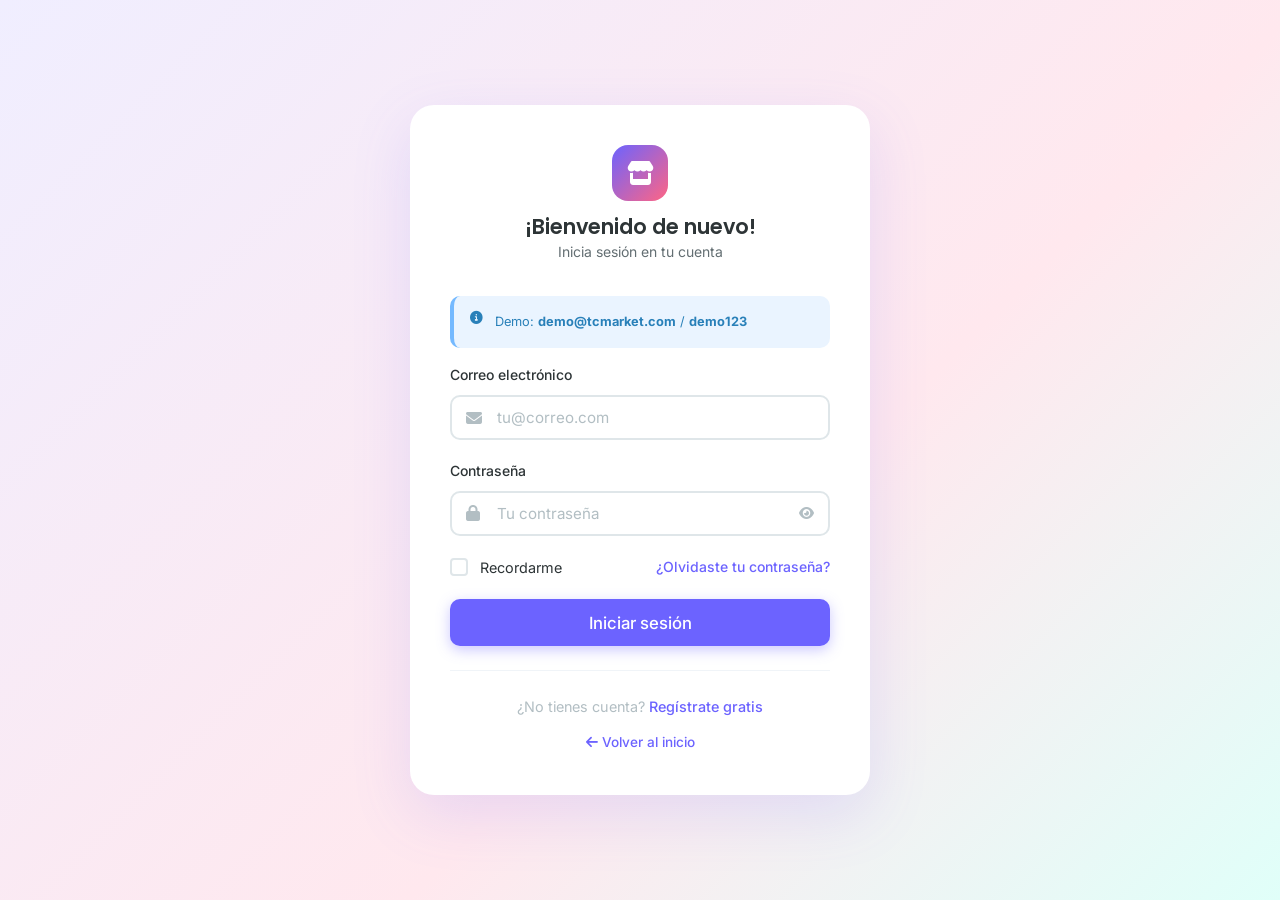
<file: profile.html>
<!DOCTYPE html>
<html lang="es">
<head>
  <meta charset="UTF-8" />
  <meta name="viewport" content="width=device-width, initial-scale=1.0" />
  <meta name="description" content="Mi perfil en TC MARKET SHOP" />
  <title>Mi Perfil — TC MARKET SHOP</title>
  <link rel="preconnect" href="https://fonts.googleapis.com" />
  <link rel="preconnect" href="https://fonts.gstatic.com" crossorigin />
  <link href="https://fonts.googleapis.com/css2?family=Poppins:wght@300;400;500;600;700;800&family=Inter:wght@300;400;500;600&display=swap" rel="stylesheet" />
  <link rel="stylesheet" href="https://cdnjs.cloudflare.com/ajax/libs/font-awesome/6.4.0/css/all.min.css" />
  <link rel="stylesheet" href="css/style.css" />
  <link rel="stylesheet" href="css/components.css" />
  <link rel="stylesheet" href="css/animations.css" />
  <link rel="stylesheet" href="css/responsive.css" />
</head>
<body>
<nav class="navbar">
  <div class="container">
    <a href="index.html" class="navbar-logo"><div class="logo-icon"><i class="fas fa-store"></i></div>TC MARKET</a>
    <div class="navbar-search" id="navbar-search-wrap">
      <i class="fas fa-search search-icon"></i>
      <input type="search" id="navbar-search" placeholder="Buscar..." aria-label="Buscar" />
    </div>
    <div class="navbar-actions">
      <a href="cart.html" class="nav-icon-btn"><i class="fas fa-shopping-cart"></i><span class="badge cart-badge" style="display:none">0</span></a>
      <div id="nav-guest" style="display:none;gap:.75rem;align-items:center"><a href="login.html" class="btn-nav btn-nav-outline">Entrar</a></div>
      <div id="nav-user" class="user-menu" style="display:none">
        <div class="user-avatar" id="nav-avatar" data-dropdown-toggle="user-dropdown" role="button" tabindex="0"></div>
        <div class="dropdown-menu" id="user-dropdown">
          <a href="dashboard.html"><i class="fas fa-tachometer-alt"></i> Dashboard</a>
          <a href="orders.html"><i class="fas fa-box"></i> Mis Pedidos</a>
          <div class="divider"></div>
          <button data-action="logout"><i class="fas fa-sign-out-alt"></i> Cerrar Sesión</button>
        </div>
      </div>
    </div>
  </div>
</nav>
<div id="mobile-overlay"></div>

<div style="max-width:1100px;margin:0 auto;padding:var(--space-6)">
  <nav class="breadcrumbs">
    <a href="index.html">Inicio</a>
    <span class="separator">/</span>
    <span class="current">Mi Perfil</span>
  </nav>

  <!-- Profile header -->
  <div class="profile-header animate-fade-up">
    <div class="profile-avatar-wrap">
      <div class="profile-avatar" id="profile-avatar-el">?</div>
      <div class="profile-avatar-edit" onclick="document.getElementById('avatar-url-group').style.display='block'" title="Cambiar foto">
        <i class="fas fa-camera"></i>
      </div>
    </div>
    <div>
      <h1 id="profile-name" style="font-size:1.5rem;margin-bottom:.25rem"></h1>
      <p id="profile-email" style="margin:0;font-size:.9rem"></p>
      <div style="margin-top:.5rem;display:flex;gap:.5rem;flex-wrap:wrap" id="profile-badges"></div>
    </div>
  </div>

  <!-- Tabs -->
  <div class="tabs animate-fade-up">
    <button class="tab-btn active" data-tab="info"><i class="fas fa-user"></i> Información</button>
    <button class="tab-btn" data-tab="security"><i class="fas fa-lock"></i> Seguridad</button>
    <button class="tab-btn" data-tab="history"><i class="fas fa-history"></i> Historial</button>
  </div>

  <!-- Info tab -->
  <div class="tab-panel active" data-panel="info">
    <div class="grid-2" style="gap:var(--space-6);align-items:start">
      <div class="card animate-fade-up">
        <div class="card-header">
          <h3><i class="fas fa-user" style="color:var(--primary)"></i> Datos personales</h3>
        </div>
        <div class="card-body">
          <form id="profile-form" novalidate>
            <!-- Avatar URL (hidden by default) -->
            <div class="form-group" id="avatar-url-group" style="display:none">
              <label class="form-label">URL de foto de perfil</label>
              <input type="url" id="prof-avatar" class="form-control" placeholder="https://ejemplo.com/foto.jpg" />
            </div>

            <div class="form-group">
              <label class="form-label">Nombre completo</label>
              <input type="text" id="prof-name" class="form-control" />
            </div>

            <div class="form-group">
              <label class="form-label">Correo electrónico</label>
              <input type="email" id="prof-email" class="form-control" />
            </div>

            <div class="form-group">
              <label class="form-label">Teléfono</label>
              <input type="tel" id="prof-phone" class="form-control" placeholder="+34 600 000 000" />
            </div>

            <div class="form-group">
              <label class="form-label">Tipo de cuenta</label>
              <select id="prof-type" class="form-control">
                <option value="buyer">Comprador</option>
                <option value="seller">Vendedor</option>
              </select>
            </div>

            <button type="submit" class="btn btn-primary"><i class="fas fa-save"></i> Guardar cambios</button>
          </form>
        </div>
      </div>

      <div>
        <!-- Address -->
        <div class="card animate-fade-up delay-100" style="margin-bottom:1rem">
          <div class="card-header">
            <h3><i class="fas fa-map-marker-alt" style="color:var(--secondary)"></i> Dirección de envío</h3>
          </div>
          <div class="card-body">
            <div class="form-group">
              <label class="form-label">Dirección completa</label>
              <textarea id="prof-address" class="form-control" rows="3" placeholder="Calle, número, piso, ciudad, CP..."></textarea>
            </div>
            <button class="btn btn-outline btn-sm" id="save-address-btn"><i class="fas fa-save"></i> Guardar dirección</button>
          </div>
        </div>

        <!-- Stats -->
        <div class="card animate-fade-up delay-200">
          <div class="card-header"><h3><i class="fas fa-chart-bar" style="color:var(--accent)"></i> Estadísticas</h3></div>
          <div class="card-body" style="display:flex;flex-direction:column;gap:.75rem">
            <div style="display:flex;justify-content:space-between;font-size:.875rem">
              <span style="color:var(--text-muted)">Pedidos realizados</span>
              <strong id="stat-orders">0</strong>
            </div>
            <div style="display:flex;justify-content:space-between;font-size:.875rem">
              <span style="color:var(--text-muted)">Total gastado</span>
              <strong id="stat-spent">€0,00</strong>
            </div>
            <div style="display:flex;justify-content:space-between;font-size:.875rem">
              <span style="color:var(--text-muted)">Miembro desde</span>
              <strong id="stat-member"></strong>
            </div>
            <div style="display:flex;justify-content:space-between;font-size:.875rem">
              <span style="color:var(--text-muted)">Tipo de cuenta</span>
              <strong id="stat-type"></strong>
            </div>
          </div>
        </div>
      </div>
    </div>
  </div>

  <!-- Security tab -->
  <div class="tab-panel" data-panel="security">
    <div class="card animate-fade-up" style="max-width:500px">
      <div class="card-header">
        <h3><i class="fas fa-key" style="color:var(--primary)"></i> Cambiar contraseña</h3>
      </div>
      <div class="card-body">
        <form id="pwd-form" novalidate>
          <div class="form-group">
            <label class="form-label">Contraseña actual</label>
            <input type="password" id="old-pwd" class="form-control" placeholder="Tu contraseña actual" />
          </div>
          <div class="form-group">
            <label class="form-label">Nueva contraseña</label>
            <input type="password" id="new-pwd" class="form-control" placeholder="Mínimo 6 caracteres" />
          </div>
          <div class="form-group">
            <label class="form-label">Confirmar nueva contraseña</label>
            <input type="password" id="confirm-pwd" class="form-control" placeholder="Repite la contraseña" />
          </div>
          <div id="pwd-error" class="invalid-feedback form-feedback" style="margin-bottom:.75rem"></div>
          <button type="submit" class="btn btn-primary"><i class="fas fa-key"></i> Cambiar contraseña</button>
        </form>

        <div class="divider"></div>

        <!-- Danger zone -->
        <h4 style="font-size:.9rem;color:var(--danger);margin-bottom:.75rem"><i class="fas fa-exclamation-triangle"></i> Zona de peligro</h4>
        <button class="btn btn-danger btn-sm" id="delete-account-btn"><i class="fas fa-user-times"></i> Eliminar cuenta</button>
      </div>
    </div>
  </div>

  <!-- History tab -->
  <div class="tab-panel" data-panel="history">
    <div class="card animate-fade-up">
      <div class="card-header">
        <h3><i class="fas fa-history" style="color:var(--accent)"></i> Historial de compras</h3>
        <a href="orders.html" class="btn btn-ghost btn-sm">Ver todos <i class="fas fa-arrow-right"></i></a>
      </div>
      <div id="purchase-history" style="padding:1rem"></div>
    </div>
  </div>
</div>

<footer class="footer" style="margin-top:4rem">
  <div class="container">
    <div class="footer-bottom">
      <p>© 2024 TC MARKET SHOP</p>
    </div>
  </div>
</footer>

<div id="toast-container" class="toast-container" aria-live="polite"></div>
<script src="js/utils.js"></script>
<script src="js/auth.js"></script>
<script src="js/store.js"></script>
<script src="js/products.js"></script>
<script src="js/cart.js"></script>
<script src="js/orders.js"></script>
<script src="js/search.js"></script>
<script src="js/app.js"></script>
<script>
document.addEventListener('DOMContentLoaded', () => {
  if (!TCAuth.requireAuth()) return;
  const user = TCAuth.getCurrentUser();
  populateProfile(user);
  loadStats(user);
  loadHistory(user);

  // Profile form
  document.getElementById('profile-form').addEventListener('submit', (e) => {
    e.preventDefault();
    const updates = {
      name:   document.getElementById('prof-name').value.trim(),
      email:  document.getElementById('prof-email').value.trim(),
      phone:  document.getElementById('prof-phone').value.trim(),
      type:   document.getElementById('prof-type').value,
      avatar: document.getElementById('prof-avatar').value.trim(),
    };
    const res = TCAuth.updateUser(user.id, updates);
    if (res.success) {
      TCUtils.showToast('Perfil actualizado con éxito', 'success');
      populateProfile(res.user);
      TCApp.updateNavbar();
    } else {
      TCUtils.showToast(res.message, 'error');
    }
  });

  // Address save
  document.getElementById('save-address-btn').addEventListener('click', () => {
    const address = document.getElementById('prof-address').value.trim();
    const res = TCAuth.updateUser(user.id, { address });
    if (res.success) TCUtils.showToast('Dirección guardada', 'success');
  });

  // Change password
  document.getElementById('pwd-form').addEventListener('submit', (e) => {
    e.preventDefault();
    const oldPwd  = document.getElementById('old-pwd').value;
    const newPwd  = document.getElementById('new-pwd').value;
    const confPwd = document.getElementById('confirm-pwd').value;
    const errEl   = document.getElementById('pwd-error');

    if (oldPwd !== user.password) { errEl.textContent = 'La contraseña actual es incorrecta.'; return; }
    if (!TCUtils.isValidPassword(newPwd)) { errEl.textContent = 'La nueva contraseña debe tener al menos 6 caracteres.'; return; }
    if (newPwd !== confPwd) { errEl.textContent = 'Las contraseñas no coinciden.'; return; }

    const res = TCAuth.updateUser(user.id, { password: newPwd });
    if (res.success) {
      errEl.textContent = '';
      document.getElementById('pwd-form').reset();
      TCUtils.showToast('Contraseña actualizada con éxito', 'success');
    }
  });

  // Delete account
  document.getElementById('delete-account-btn').addEventListener('click', () => {
    if (!confirm('¿Estás seguro de que quieres eliminar tu cuenta? Esta acción no se puede deshacer.')) return;
    TCAuth.logout();
  });
});

function populateProfile(user) {
  document.getElementById('profile-name').textContent  = user.name;
  document.getElementById('profile-email').textContent = user.email;
  document.getElementById('prof-name').value   = user.name;
  document.getElementById('prof-email').value  = user.email;
  document.getElementById('prof-phone').value  = user.phone || '';
  document.getElementById('prof-type').value   = user.type || 'buyer';
  document.getElementById('prof-address').value= user.address || '';
  if (user.avatar) document.getElementById('prof-avatar').value = user.avatar;

  // Avatar
  const avatarEl = document.getElementById('profile-avatar-el');
  if (user.avatar) {
    avatarEl.innerHTML = `<img src="${user.avatar}" alt="${user.name}" style="width:100%;height:100%;object-fit:cover">`;
  } else {
    avatarEl.textContent = TCAuth.getUserInitials(user);
  }

  // Badges
  const badgesEl = document.getElementById('profile-badges');
  badgesEl.innerHTML = `<span class="tag tag-primary">${user.type === 'seller' ? 'Vendedor' : 'Comprador'}</span>`;
  const stores = TCStore.getStoresByUser(user.id);
  if (stores.length) badgesEl.innerHTML += `<span class="tag tag-accent"><i class="fas fa-store"></i> ${stores[0].name}</span>`;
}

function loadStats(user) {
  const orders = TCOrders.getOrdersByUser(user.id);
  const spent  = orders.filter(o => o.status !== 'cancelado').reduce((s, o) => s + o.total, 0);
  document.getElementById('stat-orders').textContent = orders.length;
  document.getElementById('stat-spent').textContent  = TCUtils.formatCurrency(spent);
  document.getElementById('stat-member').textContent = TCUtils.formatDate(user.createdAt, { month: 'long', year: 'numeric' });
  document.getElementById('stat-type').textContent   = user.type === 'seller' ? 'Vendedor' : 'Comprador';
}

function loadHistory(user) {
  const orders = TCOrders.getOrdersByUser(user.id).slice(0, 5);
  const el = document.getElementById('purchase-history');
  if (!orders.length) {
    el.innerHTML = '<p style="color:var(--text-muted);text-align:center;padding:1rem">Sin compras todavía. <a href="explore.html" class="link-primary">Explorar →</a></p>';
    return;
  }
  const statusLabel = s => ({ pendiente:'Pendiente', procesando:'Procesando', enviado:'Enviado', entregado:'Entregado', cancelado:'Cancelado' })[s] || s;
  el.innerHTML = orders.map(o => `
    <div style="display:flex;justify-content:space-between;align-items:center;padding:.75rem 0;border-bottom:1px solid var(--border-light)">
      <div>
        <div style="font-weight:600;font-size:.875rem">Pedido #${o.id.slice(-8).toUpperCase()}</div>
        <div style="font-size:.78rem;color:var(--text-muted)">${TCUtils.formatDate(o.createdAt)} · ${o.items.length} artículo${o.items.length!==1?'s':''}</div>
      </div>
      <div style="text-align:right">
        <div style="font-weight:700">${TCUtils.formatCurrency(o.total)}</div>
        <span class="status-badge status-${o.status}" style="font-size:.7rem">${statusLabel(o.status)}</span>
      </div>
    </div>
  `).join('');
}
</script>
</body>
</html>
</file>
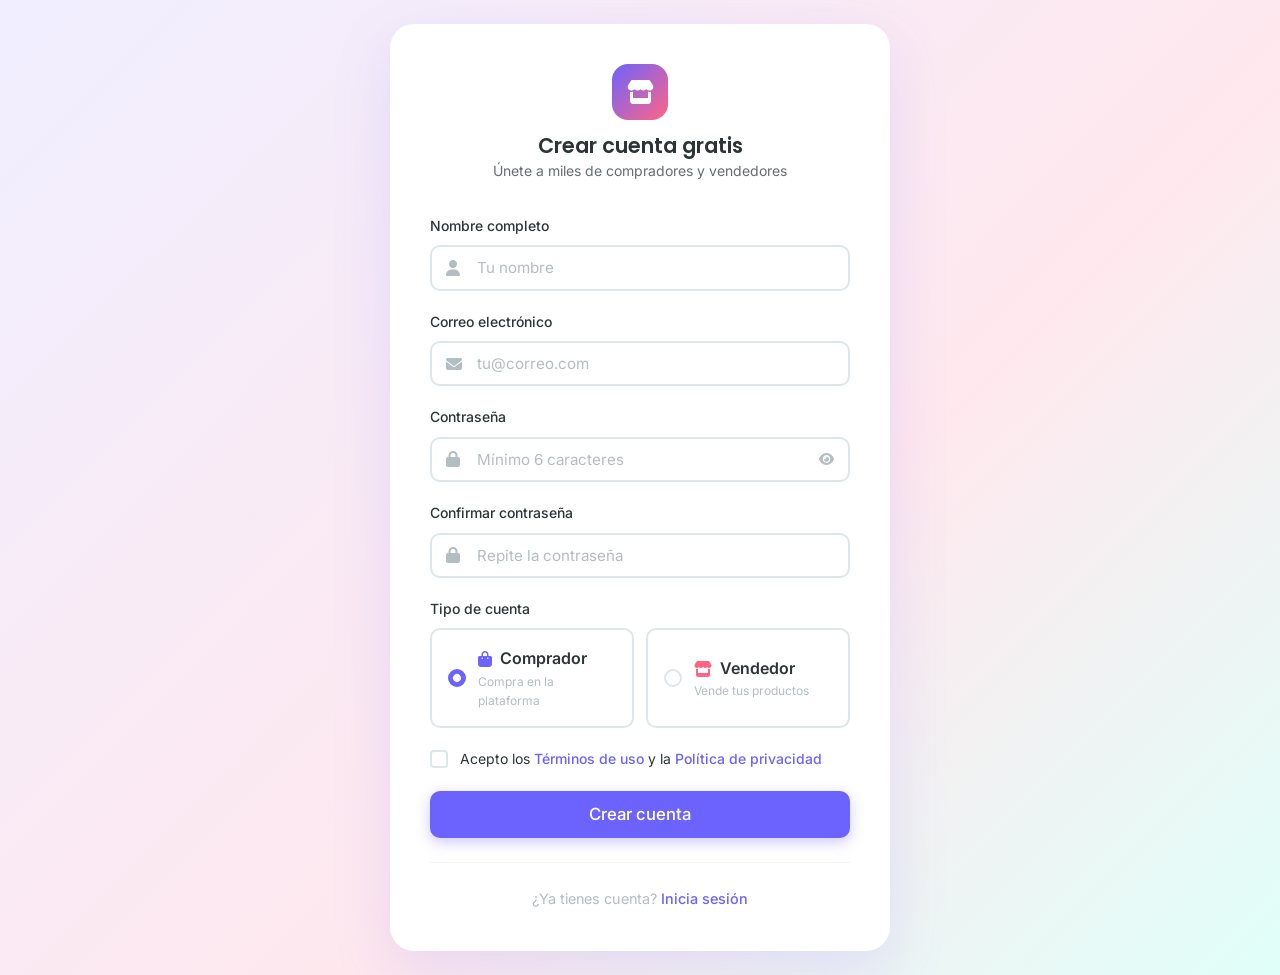
<file: register.html>
<!DOCTYPE html>
<html lang="es">
<head>
  <meta charset="UTF-8" />
  <meta name="viewport" content="width=device-width, initial-scale=1.0" />
  <meta name="description" content="Crea tu cuenta en TC MARKET SHOP" />
  <title>Crear cuenta — TC MARKET SHOP</title>
  <link rel="preconnect" href="https://fonts.googleapis.com" />
  <link rel="preconnect" href="https://fonts.gstatic.com" crossorigin />
  <link href="https://fonts.googleapis.com/css2?family=Poppins:wght@300;400;500;600;700;800&family=Inter:wght@300;400;500;600&display=swap" rel="stylesheet" />
  <link rel="stylesheet" href="https://cdnjs.cloudflare.com/ajax/libs/font-awesome/6.4.0/css/all.min.css" />
  <link rel="stylesheet" href="css/style.css" />
  <link rel="stylesheet" href="css/components.css" />
  <link rel="stylesheet" href="css/animations.css" />
  <link rel="stylesheet" href="css/responsive.css" />
</head>
<body>
<div class="auth-page">
  <div class="auth-card animate-scale-in" style="max-width:500px">
    <div class="auth-logo">
      <a href="index.html" style="display:flex;width:56px;height:56px;background:linear-gradient(135deg,var(--primary),var(--secondary));border-radius:var(--radius-lg);align-items:center;justify-content:center;font-size:1.5rem;color:#fff;margin:0 auto var(--space-3)">
        <i class="fas fa-store"></i>
      </a>
      <h2>Crear cuenta gratis</h2>
      <p>Únete a miles de compradores y vendedores</p>
    </div>

    <form id="register-form" novalidate>
      <div class="form-group">
        <label class="form-label" for="name">Nombre completo</label>
        <div style="position:relative">
          <i class="fas fa-user" style="position:absolute;left:1rem;top:50%;transform:translateY(-50%);color:var(--text-muted)"></i>
          <input type="text" id="name" class="form-control" placeholder="Tu nombre" style="padding-left:2.8rem" required autocomplete="name" />
        </div>
        <div class="invalid-feedback form-feedback" id="name-error"></div>
      </div>

      <div class="form-group">
        <label class="form-label" for="email">Correo electrónico</label>
        <div style="position:relative">
          <i class="fas fa-envelope" style="position:absolute;left:1rem;top:50%;transform:translateY(-50%);color:var(--text-muted)"></i>
          <input type="email" id="email" class="form-control" placeholder="tu@correo.com" style="padding-left:2.8rem" required autocomplete="email" />
        </div>
        <div class="invalid-feedback form-feedback" id="email-error"></div>
      </div>

      <div class="form-group">
        <label class="form-label" for="password">Contraseña</label>
        <div style="position:relative">
          <i class="fas fa-lock" style="position:absolute;left:1rem;top:50%;transform:translateY(-50%);color:var(--text-muted)"></i>
          <input type="password" id="password" class="form-control" placeholder="Mínimo 6 caracteres" style="padding-left:2.8rem;padding-right:3rem" required autocomplete="new-password" />
          <button type="button" id="toggle-pwd" style="position:absolute;right:1rem;top:50%;transform:translateY(-50%);background:none;border:none;color:var(--text-muted);cursor:pointer" aria-label="Ver contraseña">
            <i class="fas fa-eye" id="pwd-icon"></i>
          </button>
        </div>
        <div class="invalid-feedback form-feedback" id="password-error"></div>
        <!-- Password strength -->
        <div id="pwd-strength" style="display:none;margin-top:.5rem">
          <div style="height:4px;border-radius:2px;background:var(--border);overflow:hidden">
            <div id="pwd-strength-bar" style="height:100%;width:0%;transition:all .3s;border-radius:2px"></div>
          </div>
          <span id="pwd-strength-label" style="font-size:.72rem;color:var(--text-muted)"></span>
        </div>
      </div>

      <div class="form-group">
        <label class="form-label" for="confirm-password">Confirmar contraseña</label>
        <div style="position:relative">
          <i class="fas fa-lock" style="position:absolute;left:1rem;top:50%;transform:translateY(-50%);color:var(--text-muted)"></i>
          <input type="password" id="confirm-password" class="form-control" placeholder="Repite la contraseña" style="padding-left:2.8rem" required autocomplete="new-password" />
        </div>
        <div class="invalid-feedback form-feedback" id="confirm-error"></div>
      </div>

      <div class="form-group">
        <label class="form-label">Tipo de cuenta</label>
        <div style="display:grid;grid-template-columns:1fr 1fr;gap:.75rem">
          <label class="form-check" style="padding:1rem;border:2px solid var(--border);border-radius:var(--radius-md);cursor:pointer;margin:0;transition:border-color .2s" id="buyer-card">
            <input type="radio" class="form-check-input" name="account-type" value="buyer" id="type-buyer" checked />
            <div>
              <div style="font-weight:600;display:flex;align-items:center;gap:.5rem"><i class="fas fa-shopping-bag" style="color:var(--primary)"></i> Comprador</div>
              <div style="font-size:.75rem;color:var(--text-muted)">Compra en la plataforma</div>
            </div>
          </label>
          <label class="form-check" style="padding:1rem;border:2px solid var(--border);border-radius:var(--radius-md);cursor:pointer;margin:0;transition:border-color .2s" id="seller-card">
            <input type="radio" class="form-check-input" name="account-type" value="seller" id="type-seller" />
            <div>
              <div style="font-weight:600;display:flex;align-items:center;gap:.5rem"><i class="fas fa-store" style="color:var(--secondary)"></i> Vendedor</div>
              <div style="font-size:.75rem;color:var(--text-muted)">Vende tus productos</div>
            </div>
          </label>
        </div>
      </div>

      <label class="form-check" style="margin-bottom:var(--space-5)">
        <input type="checkbox" class="form-check-input" id="terms" required />
        <span class="form-check-label" style="font-size:.875rem">
          Acepto los <a href="#" class="link-primary">Términos de uso</a> y la <a href="#" class="link-primary">Política de privacidad</a>
        </span>
      </label>
      <div class="invalid-feedback form-feedback" id="terms-error"></div>

      <div id="form-error" class="alert alert-danger" style="display:none">
        <i class="fas fa-exclamation-circle"></i>
        <div id="form-error-msg"></div>
      </div>

      <button type="submit" class="btn btn-primary btn-block btn-lg" id="submit-btn">
        <span id="submit-text">Crear cuenta</span>
        <span id="submit-loader" style="display:none"><i class="fas fa-spinner fa-spin"></i></span>
      </button>
    </form>

    <div class="divider"></div>
    <p style="text-align:center;font-size:.9rem;color:var(--text-muted)">
      ¿Ya tienes cuenta? <a href="login.html" class="link-primary">Inicia sesión</a>
    </p>
  </div>
</div>

<div id="toast-container" class="toast-container" aria-live="polite"></div>
<script src="js/utils.js"></script>
<script src="js/auth.js"></script>
<script src="js/store.js"></script>
<script src="js/products.js"></script>
<script src="js/cart.js"></script>
<script src="js/orders.js"></script>
<script src="js/search.js"></script>
<script src="js/app.js"></script>
<script>
document.addEventListener('DOMContentLoaded', () => {
  TCAuth.redirectIfLoggedIn('dashboard.html');

  // Toggle password
  const toggleBtn = document.getElementById('toggle-pwd');
  const pwdInput  = document.getElementById('password');
  toggleBtn.addEventListener('click', () => {
    const show = pwdInput.type === 'password';
    pwdInput.type = show ? 'text' : 'password';
    document.getElementById('pwd-icon').className = show ? 'fas fa-eye-slash' : 'fas fa-eye';
  });

  // Password strength
  pwdInput.addEventListener('input', () => {
    const val = pwdInput.value;
    const strengthWrap = document.getElementById('pwd-strength');
    const bar = document.getElementById('pwd-strength-bar');
    const label = document.getElementById('pwd-strength-label');
    if (!val) { strengthWrap.style.display = 'none'; return; }
    strengthWrap.style.display = 'block';
    let score = 0;
    if (val.length >= 6)  score++;
    if (val.length >= 10) score++;
    if (/[A-Z]/.test(val)) score++;
    if (/[0-9]/.test(val)) score++;
    if (/[^A-Za-z0-9]/.test(val)) score++;
    const levels = [
      { w: '20%', color: '#E17055', text: 'Muy débil' },
      { w: '40%', color: '#FDCB6E', text: 'Débil' },
      { w: '60%', color: '#FDCB6E', text: 'Regular' },
      { w: '80%', color: '#00C9A7', text: 'Fuerte' },
      { w: '100%',color: '#00B894', text: 'Muy fuerte' },
    ];
    const lvl = levels[score - 1] || levels[0];
    bar.style.width = lvl.w;
    bar.style.background = lvl.color;
    label.textContent = lvl.text;
    label.style.color = lvl.color;
  });

  // Account type highlight
  document.querySelectorAll('input[name="account-type"]').forEach(radio => {
    radio.addEventListener('change', () => {
      document.getElementById('buyer-card').style.borderColor  = document.getElementById('type-buyer').checked  ? 'var(--primary)' : 'var(--border)';
      document.getElementById('seller-card').style.borderColor = document.getElementById('type-seller').checked ? 'var(--secondary)' : 'var(--border)';
    });
  });

  // Form submit
  document.getElementById('register-form').addEventListener('submit', async (e) => {
    e.preventDefault();
    const name     = document.getElementById('name').value.trim();
    const email    = document.getElementById('email').value.trim();
    const password = document.getElementById('password').value;
    const confirm  = document.getElementById('confirm-password').value;
    const type     = document.querySelector('input[name="account-type"]:checked').value;
    const terms    = document.getElementById('terms').checked;
    const errorDiv = document.getElementById('form-error');

    // Clear
    document.querySelectorAll('.form-control').forEach(el => el.classList.remove('is-invalid'));
    document.querySelectorAll('.form-feedback').forEach(el => el.textContent = '');
    errorDiv.style.display = 'none';

    let ok = true;
    if (!name || name.length < 2) {
      setErr('name', 'El nombre es obligatorio (mínimo 2 caracteres).'); ok = false;
    }
    if (!TCUtils.isValidEmail(email)) {
      setErr('email', 'Introduce un correo electrónico válido.'); ok = false;
    }
    if (!TCUtils.isValidPassword(password)) {
      setErr('password', 'La contraseña debe tener al menos 6 caracteres.'); ok = false;
    }
    if (password !== confirm) {
      setErr('confirm-password', 'Las contraseñas no coinciden.'); ok = false;
      document.getElementById('confirm-error').textContent = 'Las contraseñas no coinciden.';
    }
    if (!terms) {
      document.getElementById('terms-error').textContent = 'Debes aceptar los términos.'; ok = false;
    }
    if (!ok) return;

    document.getElementById('submit-text').style.display = 'none';
    document.getElementById('submit-loader').style.display = 'inline-block';
    document.getElementById('submit-btn').disabled = true;

    await new Promise(r => setTimeout(r, 600));

    const result = TCAuth.register(name, email, password, type);
    if (result.success) {
      TCUtils.showToast('¡Cuenta creada con éxito! Bienvenido/a 🎉', 'success');
      setTimeout(() => window.location.href = 'dashboard.html', 900);
    } else {
      document.getElementById('form-error-msg').textContent = result.message;
      errorDiv.style.display = 'flex';
      document.getElementById('submit-text').style.display = 'inline-block';
      document.getElementById('submit-loader').style.display = 'none';
      document.getElementById('submit-btn').disabled = false;
    }
  });

  function setErr(id, msg) {
    const el = document.getElementById(id);
    if (el) { el.classList.add('is-invalid'); }
    const errEl = document.getElementById(id + '-error');
    if (errEl) errEl.textContent = msg;
  }
});
</script>
</body>
</html>
</file>
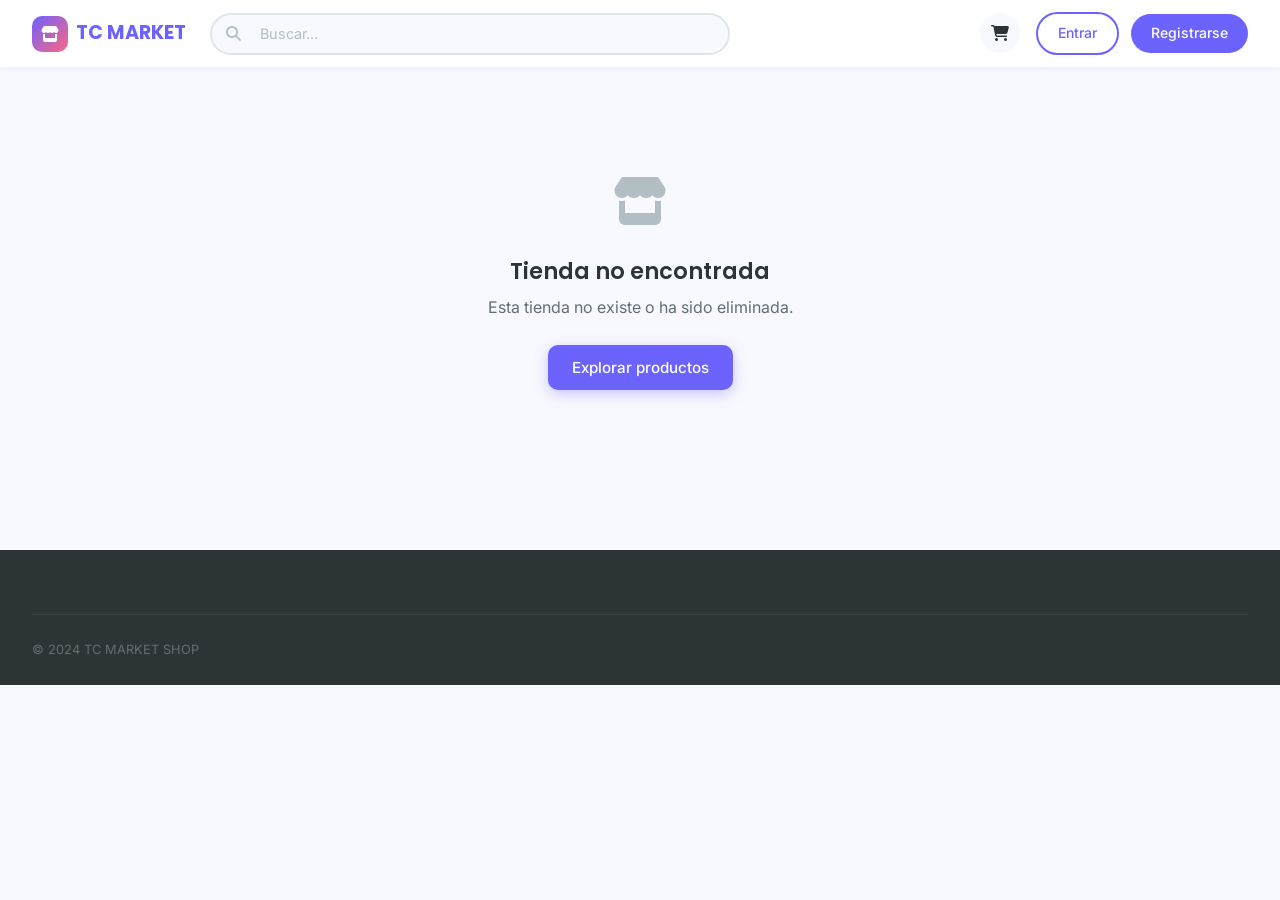
<file: store-view.html>
<!DOCTYPE html>
<html lang="es">
<head>
  <meta charset="UTF-8" />
  <meta name="viewport" content="width=device-width, initial-scale=1.0" />
  <meta name="description" content="Ver tienda en TC MARKET SHOP" />
  <title>Tienda — TC MARKET SHOP</title>
  <link rel="preconnect" href="https://fonts.googleapis.com" />
  <link rel="preconnect" href="https://fonts.gstatic.com" crossorigin />
  <link href="https://fonts.googleapis.com/css2?family=Poppins:wght@300;400;500;600;700;800&family=Inter:wght@300;400;500;600&display=swap" rel="stylesheet" />
  <link rel="stylesheet" href="https://cdnjs.cloudflare.com/ajax/libs/font-awesome/6.4.0/css/all.min.css" />
  <link rel="stylesheet" href="css/style.css" />
  <link rel="stylesheet" href="css/components.css" />
  <link rel="stylesheet" href="css/animations.css" />
  <link rel="stylesheet" href="css/responsive.css" />
</head>
<body>
<nav class="navbar">
  <div class="container">
    <a href="index.html" class="navbar-logo"><div class="logo-icon"><i class="fas fa-store"></i></div>TC MARKET</a>
    <div class="navbar-search" id="navbar-search-wrap">
      <i class="fas fa-search search-icon"></i>
      <input type="search" id="navbar-search" placeholder="Buscar..." aria-label="Buscar" />
    </div>
    <div class="navbar-actions">
      <a href="cart.html" class="nav-icon-btn"><i class="fas fa-shopping-cart"></i><span class="badge cart-badge" style="display:none">0</span></a>
      <div id="nav-guest" style="display:none;gap:.75rem;align-items:center">
        <a href="login.html" class="btn-nav btn-nav-outline">Entrar</a>
        <a href="register.html" class="btn-nav btn-nav-fill">Registrarse</a>
      </div>
      <div id="nav-user" class="user-menu" style="display:none">
        <div class="user-avatar" id="nav-avatar" data-dropdown-toggle="user-dropdown" role="button" tabindex="0"></div>
        <div class="dropdown-menu" id="user-dropdown">
          <a href="profile.html"><i class="fas fa-user"></i> Mi Perfil</a>
          <a href="orders.html"><i class="fas fa-box"></i> Mis Pedidos</a>
          <div class="divider"></div>
          <button data-action="logout"><i class="fas fa-sign-out-alt"></i> Cerrar Sesión</button>
        </div>
      </div>
    </div>
  </div>
</nav>
<div id="mobile-overlay"></div>

<!-- Not found -->
<div id="store-not-found" style="display:none">
  <div class="empty-state" style="padding:6rem 2rem">
    <div class="empty-icon"><i class="fas fa-store"></i></div>
    <h3>Tienda no encontrada</h3>
    <p>Esta tienda no existe o ha sido eliminada.</p>
    <a href="explore.html" class="btn btn-primary">Explorar productos</a>
  </div>
</div>

<!-- Store content -->
<div id="store-content" style="display:none">
  <!-- Banner -->
  <div class="store-banner" id="store-banner">
    <img id="banner-img" alt="" style="width:100%;height:100%;object-fit:cover;display:none" />
  </div>

  <!-- Store info bar -->
  <div class="store-info-bar" style="background:var(--bg-white);border-bottom:1px solid var(--border-light)">
    <div class="store-logo-lg" id="store-logo">
      <i class="fas fa-store" style="color:#ccc"></i>
    </div>
    <div style="padding-top:var(--space-5)">
      <h1 id="store-name" style="font-size:1.5rem;margin-bottom:.3rem"></h1>
      <div style="display:flex;gap:1rem;flex-wrap:wrap;font-size:.875rem;color:var(--text-muted)">
        <span id="store-category-tag"></span>
        <span><i class="fas fa-star" style="color:#FDCB6E"></i> <strong id="store-rating"></strong> valoración</span>
        <span><i class="fas fa-box"></i> <strong id="store-products-count"></strong> productos</span>
        <span><i class="fas fa-shopping-bag"></i> <strong id="store-sales"></strong> ventas</span>
        <span><i class="fas fa-calendar"></i> Activa desde <strong id="store-since"></strong></span>
      </div>
    </div>
    <div style="margin-left:auto;padding-top:var(--space-5)">
      <button class="btn btn-outline" id="follow-btn">
        <i class="far fa-heart"></i> Seguir tienda
      </button>
    </div>
  </div>

  <!-- Store description + search -->
  <div style="max-width:1200px;margin:0 auto;padding:var(--space-6)">
    <div style="display:flex;justify-content:space-between;align-items:center;margin-bottom:var(--space-6);flex-wrap:wrap;gap:1rem">
      <p id="store-description" style="max-width:600px;margin:0"></p>
      <div style="position:relative">
        <i class="fas fa-search" style="position:absolute;left:.75rem;top:50%;transform:translateY(-50%);color:var(--text-muted)"></i>
        <input type="search" id="store-search" class="form-control" placeholder="Buscar en esta tienda..." style="padding-left:2.5rem;width:260px" />
      </div>
    </div>

    <!-- Products grid -->
    <div class="search-results-bar">
      <div class="results-count"><strong id="store-prod-count">0</strong> productos</div>
      <select id="store-sort" class="form-control" style="width:auto;font-size:.875rem;padding:.4rem .8rem;height:auto">
        <option value="relevance">Relevancia</option>
        <option value="price_asc">Precio ascendente</option>
        <option value="price_desc">Precio descendente</option>
        <option value="rating">Mejor valorados</option>
        <option value="newest">Más recientes</option>
      </select>
    </div>

    <div class="grid-4 stagger-children" id="store-products-grid"></div>

    <div id="store-no-products" style="display:none">
      <div class="empty-state">
        <div class="empty-icon"><i class="fas fa-box-open"></i></div>
        <h3>Esta tienda no tiene productos</h3>
      </div>
    </div>
  </div>
</div>

<!-- Footer -->
<footer class="footer" style="margin-top:4rem">
  <div class="container">
    <div class="footer-bottom">
      <p>© 2024 TC MARKET SHOP</p>
    </div>
  </div>
</footer>

<div id="toast-container" class="toast-container" aria-live="polite"></div>
<script src="js/utils.js"></script>
<script src="js/auth.js"></script>
<script src="js/store.js"></script>
<script src="js/products.js"></script>
<script src="js/cart.js"></script>
<script src="js/orders.js"></script>
<script src="js/search.js"></script>
<script src="js/app.js"></script>
<script>
let currentStore = null;
let storeProducts = [];

document.addEventListener('DOMContentLoaded', () => {
  const params = TCSearch.getSearchParams();
  const storeId = params.id || params.slug;
  if (!storeId) { document.getElementById('store-not-found').style.display = 'block'; return; }

  const store = TCStore.getStoreById(storeId) || TCStore.getStoreBySlug(storeId);
  if (!store) { document.getElementById('store-not-found').style.display = 'block'; return; }

  currentStore  = store;
  storeProducts = TCProducts.getProductsByStore(store.id);
  renderStore(store);
  renderProducts(storeProducts);

  // Follow button
  document.getElementById('follow-btn').addEventListener('click', function() {
    this.innerHTML = '<i class="fas fa-heart" style="color:var(--secondary)"></i> Siguiendo';
    TCUtils.showToast('¡Ahora sigues a ' + store.name + '!', 'success');
  });

  // Store search
  const dSearch = TCUtils.debounce(() => {
    const q = document.getElementById('store-search').value.trim();
    const filtered = storeProducts.filter(p =>
      p.name.toLowerCase().includes(q.toLowerCase()) ||
      p.description.toLowerCase().includes(q.toLowerCase())
    );
    renderProducts(filtered);
  }, 300);
  document.getElementById('store-search').addEventListener('input', dSearch);

  // Sort
  document.getElementById('store-sort').addEventListener('change', (e) => {
    const sorted = TCProducts.searchProducts('', { sort: e.target.value, storeId: store.id });
    renderProducts(sorted);
  });
});

function renderStore(store) {
  document.title = `${store.name} — TC MARKET SHOP`;
  document.getElementById('store-content').style.display = 'block';

  const bannerEl = document.getElementById('store-banner');
  bannerEl.style.background = `linear-gradient(135deg, ${store.color || '#6C63FF'}, #888)`;
  if (store.banner) {
    const img = document.getElementById('banner-img');
    img.src = store.banner;
    img.style.display = 'block';
  }

  const logoEl = document.getElementById('store-logo');
  if (store.logo) {
    logoEl.innerHTML = `<img src="${store.logo}" alt="${store.name}" style="width:100%;height:100%;object-fit:cover">`;
  }
  logoEl.style.background = store.color;

  document.getElementById('store-name').textContent        = store.name;
  document.getElementById('store-description').textContent = store.description;
  document.getElementById('store-category-tag').innerHTML  = `<span class="tag tag-primary">${store.category}</span>`;
  document.getElementById('store-rating').textContent      = store.rating || '—';
  document.getElementById('store-products-count').textContent = store.totalProducts || 0;
  document.getElementById('store-sales').textContent       = store.totalSales || 0;
  document.getElementById('store-since').textContent       = TCUtils.formatDate(store.createdAt, { month: 'long', year: 'numeric' });
}

function renderProducts(products) {
  const grid = document.getElementById('store-products-grid');
  const noEl = document.getElementById('store-no-products');
  document.getElementById('store-prod-count').textContent = products.length;

  if (!products.length) {
    grid.innerHTML = '';
    noEl.style.display = 'block';
    return;
  }
  noEl.style.display = 'none';

  grid.innerHTML = products.map(p => {
    const price    = TCProducts.getEffectivePrice(p);
    const discount = TCProducts.getDiscount(p);
    return `
      <div class="product-card">
        <div class="product-card-img-wrap">
          <img src="${p.image}" alt="${p.name}" class="product-card-image" loading="lazy" />
          ${discount ? `<div class="product-card-tag"><span class="tag tag-sale">-${discount}%</span></div>` : ''}
          <div class="product-card-actions">
            <button class="product-card-action-btn" onclick="addCart('${p.id}')" aria-label="Añadir"><i class="fas fa-shopping-cart"></i></button>
            <a href="product-detail.html?id=${p.id}" class="product-card-action-btn" aria-label="Ver"><i class="fas fa-eye"></i></a>
          </div>
        </div>
        <div class="product-card-body">
          <div class="product-card-category">${p.category}</div>
          <h3 class="product-card-name"><a href="product-detail.html?id=${p.id}">${p.name}</a></h3>
          <div class="product-card-price">
            <span class="price-current">${TCUtils.formatCurrency(price)}</span>
            ${p.salePrice ? `<span class="price-original">${TCUtils.formatCurrency(p.price)}</span>` : ''}
          </div>
          <div class="rating">${TCUtils.renderStars(p.rating)}<span class="count">(${p.reviews})</span></div>
        </div>
        <div class="product-card-footer">
          <button class="btn btn-primary btn-sm btn-block" onclick="addCart('${p.id}')"><i class="fas fa-cart-plus"></i> Añadir</button>
        </div>
      </div>
    `;
  }).join('');
}

function addCart(productId) {
  const res = TCCart.addToCart(productId, 1);
  if (res.success) TCUtils.showToast('Añadido al carrito', 'success');
  else TCUtils.showToast(res.message, 'error');
}
</script>
</body>
</html>
</file>
<file: css/style.css>
/* ============================================================
   TC MARKET SHOP - Main Stylesheet
   ============================================================ */

/* ── CSS Variables ─────────────────────────────────────────── */
:root {
  /* Colors */
  --primary:        #6C63FF;
  --primary-dark:   #5A52D5;
  --primary-light:  #EAE9FF;
  --secondary:      #FF6584;
  --secondary-dark: #E0506E;
  --accent:         #00C9A7;
  --accent-dark:    #00A88C;
  --bg:             #F8F9FE;
  --bg-white:       #FFFFFF;
  --bg-card:        #FFFFFF;
  --text:           #2D3436;
  --text-light:     #636E72;
  --text-muted:     #B2BEC3;
  --border:         #DFE6E9;
  --border-light:   #F0F4F8;
  --shadow:         rgba(108,99,255,0.12);
  --shadow-md:      rgba(0,0,0,0.10);

  /* Status */
  --success:  #00B894;
  --warning:  #FDCB6E;
  --danger:   #E17055;
  --info:     #74B9FF;

  /* Fonts */
  --font-title: 'Poppins', sans-serif;
  --font-body:  'Inter',   sans-serif;

  /* Spacing */
  --space-1:  0.25rem;
  --space-2:  0.5rem;
  --space-3:  0.75rem;
  --space-4:  1rem;
  --space-5:  1.25rem;
  --space-6:  1.5rem;
  --space-8:  2rem;
  --space-10: 2.5rem;
  --space-12: 3rem;
  --space-16: 4rem;

  /* Border radius */
  --radius-sm:  0.375rem;
  --radius-md:  0.625rem;
  --radius-lg:  1rem;
  --radius-xl:  1.5rem;
  --radius-full: 9999px;

  /* Transitions */
  --transition: 0.25s ease;
  --transition-slow: 0.4s ease;

  /* Shadows */
  --shadow-sm:  0 1px 4px rgba(0,0,0,0.06);
  --shadow-card: 0 4px 20px rgba(108,99,255,0.10);
  --shadow-hover: 0 8px 32px rgba(108,99,255,0.18);

  /* Navbar height */
  --navbar-h: 68px;
}

/* ── Reset / Normalize ─────────────────────────────────────── */
*, *::before, *::after { box-sizing: border-box; margin: 0; padding: 0; }

html { scroll-behavior: smooth; font-size: 16px; }

body {
  font-family: var(--font-body);
  background: var(--bg);
  color: var(--text);
  line-height: 1.6;
  -webkit-font-smoothing: antialiased;
}

a { text-decoration: none; color: inherit; }
img { max-width: 100%; height: auto; display: block; }
ul, ol { list-style: none; }
button { cursor: pointer; border: none; background: none; font-family: var(--font-body); }
input, textarea, select { font-family: var(--font-body); font-size: 1rem; }

/* ── Typography ────────────────────────────────────────────── */
h1, h2, h3, h4, h5, h6 {
  font-family: var(--font-title);
  font-weight: 600;
  line-height: 1.3;
  color: var(--text);
}

h1 { font-size: clamp(1.75rem, 4vw, 2.75rem); }
h2 { font-size: clamp(1.4rem, 3vw, 2rem); }
h3 { font-size: clamp(1.1rem, 2vw, 1.4rem); }
h4 { font-size: 1.1rem; }
h5 { font-size: 1rem; }

p { color: var(--text-light); line-height: 1.7; }

.section-title {
  font-family: var(--font-title);
  font-size: clamp(1.4rem, 3vw, 2rem);
  font-weight: 700;
  color: var(--text);
  margin-bottom: var(--space-2);
}
.section-subtitle {
  color: var(--text-light);
  margin-bottom: var(--space-8);
  font-size: 1rem;
}
.section-header {
  display: flex;
  justify-content: space-between;
  align-items: flex-end;
  margin-bottom: var(--space-6);
}

/* ── Layout helpers ────────────────────────────────────────── */
.container {
  width: 100%;
  max-width: 1280px;
  margin: 0 auto;
  padding: 0 var(--space-6);
}

.section { padding: var(--space-16) 0; }

.grid-2 { display: grid; grid-template-columns: repeat(2,1fr); gap: var(--space-6); }
.grid-3 { display: grid; grid-template-columns: repeat(3,1fr); gap: var(--space-6); }
.grid-4 { display: grid; grid-template-columns: repeat(4,1fr); gap: var(--space-6); }
.grid-5 { display: grid; grid-template-columns: repeat(5,1fr); gap: var(--space-6); }

.flex      { display: flex; }
.flex-col  { display: flex; flex-direction: column; }
.items-center { align-items: center; }
.justify-between { justify-content: space-between; }
.gap-4 { gap: var(--space-4); }

.text-center { text-align: center; }
.text-right  { text-align: right; }

/* ── Navbar ────────────────────────────────────────────────── */
.navbar {
  position: sticky;
  top: 0;
  z-index: 1000;
  background: var(--bg-white);
  height: var(--navbar-h);
  border-bottom: 1px solid var(--border-light);
  box-shadow: var(--shadow-sm);
}

.navbar .container {
  display: flex;
  align-items: center;
  height: 100%;
  gap: var(--space-6);
}

.navbar-logo {
  display: flex;
  align-items: center;
  gap: var(--space-2);
  font-family: var(--font-title);
  font-weight: 700;
  font-size: 1.2rem;
  color: var(--primary);
  white-space: nowrap;
  flex-shrink: 0;
}
.navbar-logo .logo-icon {
  width: 36px;
  height: 36px;
  background: linear-gradient(135deg, var(--primary), var(--secondary));
  border-radius: var(--radius-md);
  display: flex;
  align-items: center;
  justify-content: center;
  color: #fff;
  font-size: 1rem;
}

/* Search bar */
.navbar-search {
  flex: 1;
  max-width: 520px;
  position: relative;
}
.navbar-search input {
  width: 100%;
  height: 42px;
  padding: 0 var(--space-4) 0 3rem;
  border: 2px solid var(--border);
  border-radius: var(--radius-full);
  background: var(--bg);
  color: var(--text);
  font-size: 0.9rem;
  transition: border-color var(--transition);
}
.navbar-search input:focus {
  outline: none;
  border-color: var(--primary);
  background: #fff;
}
.navbar-search .search-icon {
  position: absolute;
  left: var(--space-4);
  top: 50%;
  transform: translateY(-50%);
  color: var(--text-muted);
  font-size: 0.95rem;
  pointer-events: none;
}
.navbar-search input::placeholder { color: var(--text-muted); }

/* Navbar actions */
.navbar-actions {
  display: flex;
  align-items: center;
  gap: var(--space-4);
  margin-left: auto;
  flex-shrink: 0;
}

.nav-icon-btn {
  position: relative;
  width: 40px;
  height: 40px;
  border-radius: var(--radius-full);
  background: var(--bg);
  display: flex;
  align-items: center;
  justify-content: center;
  color: var(--text);
  font-size: 1rem;
  transition: all var(--transition);
}
.nav-icon-btn:hover {
  background: var(--primary-light);
  color: var(--primary);
}

.badge {
  position: absolute;
  top: -4px;
  right: -4px;
  min-width: 18px;
  height: 18px;
  border-radius: var(--radius-full);
  background: var(--secondary);
  color: #fff;
  font-size: 0.65rem;
  font-weight: 700;
  display: flex;
  align-items: center;
  justify-content: center;
  padding: 0 4px;
  border: 2px solid #fff;
}

/* User menu dropdown */
.user-menu { position: relative; }

.user-avatar {
  width: 38px;
  height: 38px;
  border-radius: var(--radius-full);
  background: linear-gradient(135deg, var(--primary), var(--secondary));
  display: flex;
  align-items: center;
  justify-content: center;
  color: #fff;
  font-weight: 600;
  font-size: 0.85rem;
  cursor: pointer;
  font-family: var(--font-title);
  transition: box-shadow var(--transition);
  overflow: hidden;
}
.user-avatar:hover { box-shadow: 0 0 0 3px var(--primary-light); }
.user-avatar img { width: 100%; height: 100%; object-fit: cover; }

.dropdown-menu {
  position: absolute;
  top: calc(100% + var(--space-2));
  right: 0;
  min-width: 200px;
  background: var(--bg-white);
  border: 1px solid var(--border);
  border-radius: var(--radius-lg);
  box-shadow: var(--shadow-hover);
  padding: var(--space-2) 0;
  opacity: 0;
  visibility: hidden;
  transform: translateY(-8px);
  transition: all var(--transition);
  z-index: 100;
}
.dropdown-menu.open {
  opacity: 1;
  visibility: visible;
  transform: translateY(0);
}
.dropdown-menu a, .dropdown-menu button {
  display: flex;
  align-items: center;
  gap: var(--space-3);
  padding: var(--space-3) var(--space-4);
  color: var(--text);
  font-size: 0.9rem;
  width: 100%;
  text-align: left;
  transition: background var(--transition);
}
.dropdown-menu a:hover, .dropdown-menu button:hover {
  background: var(--bg);
  color: var(--primary);
}
.dropdown-menu .divider { height: 1px; background: var(--border-light); margin: var(--space-2) 0; }

/* Mobile hamburger */
.hamburger {
  display: none;
  flex-direction: column;
  gap: 5px;
  width: 32px;
  height: 32px;
  padding: 4px;
  cursor: pointer;
  border-radius: var(--radius-sm);
}
.hamburger span {
  display: block;
  height: 2px;
  background: var(--text);
  border-radius: 2px;
  transition: all var(--transition);
}

/* Auth buttons */
.btn-nav {
  padding: var(--space-2) var(--space-5);
  border-radius: var(--radius-full);
  font-size: 0.875rem;
  font-weight: 500;
  transition: all var(--transition);
  white-space: nowrap;
}
.btn-nav-outline {
  border: 2px solid var(--primary);
  color: var(--primary);
}
.btn-nav-outline:hover { background: var(--primary); color: #fff; }
.btn-nav-fill { background: var(--primary); color: #fff; }
.btn-nav-fill:hover { background: var(--primary-dark); }

/* ── Buttons ───────────────────────────────────────────────── */
.btn {
  display: inline-flex;
  align-items: center;
  justify-content: center;
  gap: var(--space-2);
  padding: 0.65rem 1.5rem;
  border-radius: var(--radius-md);
  font-weight: 500;
  font-size: 0.95rem;
  transition: all var(--transition);
  white-space: nowrap;
  position: relative;
  overflow: hidden;
}
.btn:disabled { opacity: 0.55; cursor: not-allowed; pointer-events: none; }

.btn-primary {
  background: var(--primary);
  color: #fff;
  box-shadow: 0 4px 14px rgba(108,99,255,0.35);
}
.btn-primary:hover {
  background: var(--primary-dark);
  box-shadow: 0 6px 20px rgba(108,99,255,0.45);
  transform: translateY(-1px);
}

.btn-secondary {
  background: var(--secondary);
  color: #fff;
  box-shadow: 0 4px 14px rgba(255,101,132,0.35);
}
.btn-secondary:hover {
  background: var(--secondary-dark);
  transform: translateY(-1px);
}

.btn-accent {
  background: var(--accent);
  color: #fff;
}
.btn-accent:hover { background: var(--accent-dark); transform: translateY(-1px); }

.btn-outline {
  background: transparent;
  border: 2px solid var(--primary);
  color: var(--primary);
}
.btn-outline:hover { background: var(--primary); color: #fff; }

.btn-outline-secondary {
  background: transparent;
  border: 2px solid var(--secondary);
  color: var(--secondary);
}
.btn-outline-secondary:hover { background: var(--secondary); color: #fff; }

.btn-ghost {
  background: transparent;
  color: var(--text-light);
}
.btn-ghost:hover { background: var(--bg); color: var(--text); }

.btn-danger {
  background: var(--danger);
  color: #fff;
}
.btn-danger:hover { background: #C0392B; transform: translateY(-1px); }

.btn-sm { padding: 0.4rem 1rem; font-size: 0.8rem; }
.btn-lg { padding: 0.85rem 2rem; font-size: 1.05rem; }
.btn-xl { padding: 1rem 2.5rem; font-size: 1.1rem; border-radius: var(--radius-full); }
.btn-block { width: 100%; }
.btn-round { border-radius: var(--radius-full); }

/* ── Hero Section ──────────────────────────────────────────── */
.hero {
  background: linear-gradient(135deg, #F0EEFF 0%, #FFE8EE 50%, #E0FFF9 100%);
  padding: var(--space-16) 0;
  overflow: hidden;
  position: relative;
}
.hero::before {
  content: '';
  position: absolute;
  width: 500px;
  height: 500px;
  border-radius: 50%;
  background: radial-gradient(circle, rgba(108,99,255,0.08), transparent 70%);
  top: -100px;
  right: -100px;
  pointer-events: none;
}
.hero-content { max-width: 580px; }

.hero-badge {
  display: inline-flex;
  align-items: center;
  gap: var(--space-2);
  background: var(--primary-light);
  color: var(--primary);
  padding: var(--space-2) var(--space-4);
  border-radius: var(--radius-full);
  font-size: 0.8rem;
  font-weight: 600;
  margin-bottom: var(--space-4);
  text-transform: uppercase;
  letter-spacing: 0.05em;
}

.hero h1 {
  font-weight: 800;
  margin-bottom: var(--space-4);
  background: linear-gradient(135deg, var(--text) 0%, var(--primary) 100%);
  -webkit-background-clip: text;
  -webkit-text-fill-color: transparent;
  background-clip: text;
}
.hero p {
  font-size: 1.1rem;
  margin-bottom: var(--space-8);
  color: var(--text-light);
}
.hero-actions { display: flex; gap: var(--space-4); flex-wrap: wrap; }

.hero-stats {
  display: flex;
  gap: var(--space-8);
  margin-top: var(--space-10);
}
.hero-stat strong {
  display: block;
  font-family: var(--font-title);
  font-size: 1.5rem;
  font-weight: 700;
  color: var(--text);
}
.hero-stat span { font-size: 0.8rem; color: var(--text-muted); }

/* ── Cards ─────────────────────────────────────────────────── */
.card {
  background: var(--bg-card);
  border-radius: var(--radius-lg);
  border: 1px solid var(--border-light);
  box-shadow: var(--shadow-card);
  overflow: hidden;
  transition: all var(--transition);
}
.card:hover {
  box-shadow: var(--shadow-hover);
  transform: translateY(-3px);
}
.card-body { padding: var(--space-5); }
.card-header {
  padding: var(--space-4) var(--space-5);
  border-bottom: 1px solid var(--border-light);
  display: flex;
  align-items: center;
  justify-content: space-between;
}
.card-footer {
  padding: var(--space-4) var(--space-5);
  border-top: 1px solid var(--border-light);
}

/* Product card */
.product-card {
  background: var(--bg-white);
  border-radius: var(--radius-lg);
  border: 1px solid var(--border-light);
  overflow: hidden;
  transition: all var(--transition);
  position: relative;
}
.product-card:hover {
  box-shadow: var(--shadow-hover);
  transform: translateY(-4px);
}
.product-card-image {
  width: 100%;
  aspect-ratio: 1 / 1;
  object-fit: cover;
  transition: transform var(--transition-slow);
}
.product-card:hover .product-card-image { transform: scale(1.04); }

.product-card-img-wrap {
  overflow: hidden;
  position: relative;
}
.product-card-actions {
  position: absolute;
  top: var(--space-3);
  right: var(--space-3);
  display: flex;
  flex-direction: column;
  gap: var(--space-2);
  opacity: 0;
  transform: translateX(8px);
  transition: all var(--transition);
}
.product-card:hover .product-card-actions {
  opacity: 1;
  transform: translateX(0);
}
.product-card-action-btn {
  width: 36px;
  height: 36px;
  border-radius: var(--radius-full);
  background: #fff;
  display: flex;
  align-items: center;
  justify-content: center;
  font-size: 0.85rem;
  color: var(--text);
  box-shadow: var(--shadow-md);
  transition: all var(--transition);
  border: none;
  cursor: pointer;
}
.product-card-action-btn:hover { background: var(--primary); color: #fff; }

.product-card-tag {
  position: absolute;
  top: var(--space-3);
  left: var(--space-3);
}

.product-card-body { padding: var(--space-4); }
.product-card-category {
  font-size: 0.75rem;
  color: var(--primary);
  font-weight: 500;
  text-transform: uppercase;
  letter-spacing: 0.05em;
  margin-bottom: var(--space-1);
}
.product-card-name {
  font-family: var(--font-title);
  font-weight: 600;
  font-size: 0.95rem;
  color: var(--text);
  margin-bottom: var(--space-2);
  white-space: nowrap;
  overflow: hidden;
  text-overflow: ellipsis;
}
.product-card-price {
  display: flex;
  align-items: center;
  gap: var(--space-2);
  margin-bottom: var(--space-3);
}
.price-current {
  font-family: var(--font-title);
  font-size: 1.1rem;
  font-weight: 700;
  color: var(--text);
}
.price-original {
  font-size: 0.85rem;
  color: var(--text-muted);
  text-decoration: line-through;
}
.price-badge {
  background: #FFE8EE;
  color: var(--secondary);
  font-size: 0.7rem;
  font-weight: 700;
  padding: 2px 6px;
  border-radius: var(--radius-sm);
}

.rating {
  display: flex;
  align-items: center;
  gap: 3px;
  font-size: 0.8rem;
}
.rating .stars { color: #FDCB6E; }
.rating .count { color: var(--text-muted); }

.product-card-footer {
  padding: var(--space-3) var(--space-4);
  border-top: 1px solid var(--border-light);
  display: flex;
  align-items: center;
  justify-content: space-between;
}

/* Category card */
.category-card {
  background: var(--bg-white);
  border-radius: var(--radius-lg);
  padding: var(--space-6) var(--space-4);
  text-align: center;
  border: 1px solid var(--border-light);
  cursor: pointer;
  transition: all var(--transition);
  display: block;
}
.category-card:hover {
  border-color: var(--primary);
  box-shadow: var(--shadow-hover);
  transform: translateY(-4px);
}
.category-icon {
  width: 64px;
  height: 64px;
  border-radius: var(--radius-lg);
  display: flex;
  align-items: center;
  justify-content: center;
  margin: 0 auto var(--space-3);
  font-size: 1.6rem;
  transition: transform var(--transition);
}
.category-card:hover .category-icon { transform: scale(1.1) rotate(-4deg); }
.category-card h3 { font-size: 0.9rem; font-weight: 600; color: var(--text); margin-bottom: var(--space-1); }
.category-card p { font-size: 0.75rem; color: var(--text-muted); margin: 0; }

/* Store card */
.store-card {
  background: var(--bg-white);
  border-radius: var(--radius-lg);
  overflow: hidden;
  border: 1px solid var(--border-light);
  transition: all var(--transition);
}
.store-card:hover { box-shadow: var(--shadow-hover); transform: translateY(-3px); }
.store-card-banner {
  height: 80px;
  background: linear-gradient(135deg, var(--primary), var(--secondary));
  position: relative;
}
.store-card-logo {
  position: absolute;
  bottom: -24px;
  left: var(--space-4);
  width: 48px;
  height: 48px;
  border-radius: var(--radius-md);
  background: #fff;
  border: 3px solid #fff;
  box-shadow: var(--shadow-card);
  display: flex;
  align-items: center;
  justify-content: center;
  font-size: 1.2rem;
  overflow: hidden;
}
.store-card-logo img { width: 100%; height: 100%; object-fit: cover; }
.store-card-body { padding: var(--space-4); padding-top: calc(var(--space-4) + 24px); }
.store-card-name { font-weight: 600; margin-bottom: var(--space-1); }
.store-card-info { font-size: 0.8rem; color: var(--text-muted); }

/* Stat card */
.stat-card {
  background: var(--bg-white);
  border-radius: var(--radius-lg);
  padding: var(--space-5);
  border: 1px solid var(--border-light);
  display: flex;
  align-items: center;
  gap: var(--space-4);
}
.stat-icon {
  width: 52px;
  height: 52px;
  border-radius: var(--radius-md);
  display: flex;
  align-items: center;
  justify-content: center;
  font-size: 1.3rem;
  flex-shrink: 0;
}
.stat-content .stat-value {
  font-family: var(--font-title);
  font-size: 1.6rem;
  font-weight: 700;
  color: var(--text);
  line-height: 1;
}
.stat-content .stat-label {
  font-size: 0.8rem;
  color: var(--text-muted);
  margin-top: 4px;
}
.stat-content .stat-change {
  font-size: 0.75rem;
  font-weight: 500;
  margin-top: var(--space-1);
}
.stat-change.up { color: var(--success); }
.stat-change.down { color: var(--danger); }

/* ── Tags / Badges ─────────────────────────────────────────── */
.tag {
  display: inline-flex;
  align-items: center;
  gap: 4px;
  padding: 3px 10px;
  border-radius: var(--radius-full);
  font-size: 0.75rem;
  font-weight: 500;
}
.tag-primary   { background: var(--primary-light);  color: var(--primary); }
.tag-secondary { background: #FFE8EE;                color: var(--secondary); }
.tag-accent    { background: #D4F9F3;                color: var(--accent-dark); }
.tag-success   { background: #D4F9EF;                color: var(--success); }
.tag-warning   { background: #FFF5DC;                color: #B7860C; }
.tag-danger    { background: #FFEAEA;                color: var(--danger); }
.tag-muted     { background: var(--bg);              color: var(--text-muted); }
.tag-new       { background: linear-gradient(135deg, var(--primary), var(--secondary)); color: #fff; }
.tag-sale      { background: var(--secondary); color: #fff; }

/* ── Forms ─────────────────────────────────────────────────── */
.form-group { margin-bottom: var(--space-5); position: relative; }

.form-label {
  display: block;
  font-weight: 500;
  font-size: 0.875rem;
  margin-bottom: var(--space-2);
  color: var(--text);
}

.form-control {
  width: 100%;
  padding: 0.7rem 1rem;
  border: 2px solid var(--border);
  border-radius: var(--radius-md);
  background: var(--bg-white);
  color: var(--text);
  font-size: 0.95rem;
  transition: all var(--transition);
}
.form-control:focus {
  outline: none;
  border-color: var(--primary);
  box-shadow: 0 0 0 4px rgba(108,99,255,0.10);
}
.form-control::placeholder { color: var(--text-muted); }
.form-control.is-invalid { border-color: var(--danger); }
.form-control.is-valid   { border-color: var(--success); }

.form-feedback {
  font-size: 0.78rem;
  margin-top: var(--space-1);
}
.invalid-feedback { color: var(--danger); }
.valid-feedback   { color: var(--success); }
.form-hint { color: var(--text-muted); font-size: 0.78rem; margin-top: var(--space-1); }

/* Floating label */
.form-floating { position: relative; }
.form-floating .form-control { padding-top: 1.4rem; padding-bottom: 0.4rem; }
.form-floating label {
  position: absolute;
  top: 50%;
  left: 1rem;
  transform: translateY(-50%);
  color: var(--text-muted);
  font-size: 0.95rem;
  pointer-events: none;
  transition: all var(--transition);
}
.form-floating .form-control:focus ~ label,
.form-floating .form-control:not(:placeholder-shown) ~ label {
  top: 0.5rem;
  font-size: 0.72rem;
  color: var(--primary);
  transform: none;
}

textarea.form-control { resize: vertical; min-height: 100px; }

select.form-control { appearance: none; background-image: url("data:image/svg+xml,%3Csvg width='12' height='8' viewBox='0 0 12 8' fill='none' xmlns='http://www.w3.org/2000/svg'%3E%3Cpath d='M1 1L6 7L11 1' stroke='%23636E72' stroke-width='2' stroke-linecap='round' stroke-linejoin='round'/%3E%3C/svg%3E"); background-repeat: no-repeat; background-position: right 1rem center; padding-right: 2.5rem; }

/* Checkbox & Radio */
.form-check { display: flex; align-items: center; gap: var(--space-3); margin-bottom: var(--space-3); cursor: pointer; }
.form-check-input {
  width: 18px; height: 18px;
  border: 2px solid var(--border);
  border-radius: 4px;
  appearance: none;
  cursor: pointer;
  flex-shrink: 0;
  transition: all var(--transition);
  position: relative;
}
.form-check-input:checked {
  background: var(--primary);
  border-color: var(--primary);
}
.form-check-input:checked::after {
  content: '';
  position: absolute;
  left: 3px; top: 0px;
  width: 6px; height: 10px;
  border: 2px solid #fff;
  border-top: none; border-left: none;
  transform: rotate(45deg);
}
.form-check-input[type="radio"] { border-radius: 50%; }
.form-check-input[type="radio"]:checked::after {
  width: 8px; height: 8px;
  background: #fff;
  border: none;
  border-radius: 50%;
  left: 3px; top: 3px;
}
.form-check-label { font-size: 0.9rem; color: var(--text); }

/* Range input */
input[type="range"] {
  -webkit-appearance: none;
  width: 100%;
  height: 6px;
  border-radius: 3px;
  background: var(--border);
  outline: none;
}
input[type="range"]::-webkit-slider-thumb {
  -webkit-appearance: none;
  width: 18px;
  height: 18px;
  border-radius: 50%;
  background: var(--primary);
  cursor: pointer;
  box-shadow: 0 2px 6px rgba(108,99,255,0.4);
}

/* ── Special Offers Banner ─────────────────────────────────── */
.offers-banner {
  background: linear-gradient(135deg, var(--primary) 0%, var(--secondary) 100%);
  border-radius: var(--radius-xl);
  padding: var(--space-10) var(--space-12);
  color: #fff;
  position: relative;
  overflow: hidden;
}
.offers-banner::before {
  content: '';
  position: absolute;
  width: 300px; height: 300px;
  border-radius: 50%;
  background: rgba(255,255,255,0.07);
  top: -100px; right: -60px;
}

/* ── Benefits section ──────────────────────────────────────── */
.benefit-card {
  background: var(--bg-white);
  border-radius: var(--radius-lg);
  padding: var(--space-6);
  border: 1px solid var(--border-light);
  text-align: center;
  transition: all var(--transition);
}
.benefit-card:hover { box-shadow: var(--shadow-hover); transform: translateY(-3px); }
.benefit-icon {
  width: 70px; height: 70px;
  border-radius: 50%;
  display: flex; align-items: center; justify-content: center;
  font-size: 1.8rem;
  margin: 0 auto var(--space-4);
}
.benefit-card h3 { margin-bottom: var(--space-2); font-size: 1rem; }
.benefit-card p { font-size: 0.875rem; margin: 0; }

/* ── Footer ────────────────────────────────────────────────── */
.footer {
  background: var(--text);
  color: rgba(255,255,255,0.7);
  padding: var(--space-16) 0 var(--space-6);
}
.footer-grid {
  display: grid;
  grid-template-columns: 2fr 1fr 1fr 1fr;
  gap: var(--space-12);
  margin-bottom: var(--space-12);
}
.footer-brand { }
.footer-logo {
  display: flex;
  align-items: center;
  gap: var(--space-2);
  font-family: var(--font-title);
  font-weight: 700;
  font-size: 1.2rem;
  color: #fff;
  margin-bottom: var(--space-4);
}
.footer-logo .logo-icon {
  width: 36px; height: 36px;
  background: linear-gradient(135deg, var(--primary), var(--secondary));
  border-radius: var(--radius-md);
  display: flex; align-items: center; justify-content: center;
  color: #fff;
}
.footer-desc { font-size: 0.875rem; margin-bottom: var(--space-5); line-height: 1.7; }
.footer-social {
  display: flex;
  gap: var(--space-3);
}
.social-btn {
  width: 38px; height: 38px;
  border-radius: var(--radius-full);
  background: rgba(255,255,255,0.08);
  display: flex; align-items: center; justify-content: center;
  color: rgba(255,255,255,0.7);
  font-size: 0.9rem;
  transition: all var(--transition);
}
.social-btn:hover { background: var(--primary); color: #fff; }

.footer-col h4 { color: #fff; font-size: 0.95rem; margin-bottom: var(--space-4); font-weight: 600; }
.footer-col ul li { margin-bottom: var(--space-3); }
.footer-col ul li a { font-size: 0.875rem; transition: color var(--transition); }
.footer-col ul li a:hover { color: #fff; }

.footer-bottom {
  border-top: 1px solid rgba(255,255,255,0.08);
  padding-top: var(--space-6);
  display: flex;
  justify-content: space-between;
  align-items: center;
  font-size: 0.8rem;
}

/* ── Sidebar Layout ────────────────────────────────────────── */
.sidebar-layout {
  display: grid;
  grid-template-columns: 260px 1fr;
  min-height: calc(100vh - var(--navbar-h));
}
.sidebar {
  background: var(--bg-white);
  border-right: 1px solid var(--border-light);
  padding: var(--space-6) 0;
  position: sticky;
  top: var(--navbar-h);
  height: calc(100vh - var(--navbar-h));
  overflow-y: auto;
}
.sidebar-title {
  font-family: var(--font-title);
  font-size: 0.7rem;
  font-weight: 700;
  color: var(--text-muted);
  text-transform: uppercase;
  letter-spacing: 0.1em;
  padding: var(--space-3) var(--space-5);
}
.sidebar-nav-item {
  display: flex;
  align-items: center;
  gap: var(--space-3);
  padding: 0.65rem var(--space-5);
  color: var(--text-light);
  font-size: 0.9rem;
  font-weight: 500;
  transition: all var(--transition);
  border-left: 3px solid transparent;
}
.sidebar-nav-item:hover { background: var(--bg); color: var(--primary); }
.sidebar-nav-item.active { background: var(--primary-light); color: var(--primary); border-left-color: var(--primary); }
.sidebar-nav-item i { width: 20px; text-align: center; font-size: 0.95rem; }
.sidebar-content { padding: var(--space-8); overflow-y: auto; }

/* ── Page header ───────────────────────────────────────────── */
.page-header {
  margin-bottom: var(--space-8);
}
.page-header h1 { font-size: 1.6rem; margin-bottom: var(--space-1); }
.page-header p { margin: 0; }

/* ── Tables ────────────────────────────────────────────────── */
.table-wrap { overflow-x: auto; border-radius: var(--radius-lg); border: 1px solid var(--border-light); }
table { width: 100%; border-collapse: collapse; }
table th {
  background: var(--bg);
  padding: var(--space-3) var(--space-4);
  font-size: 0.8rem;
  font-weight: 600;
  text-transform: uppercase;
  letter-spacing: 0.05em;
  color: var(--text-muted);
  text-align: left;
  white-space: nowrap;
}
table td {
  padding: var(--space-3) var(--space-4);
  font-size: 0.875rem;
  color: var(--text);
  border-top: 1px solid var(--border-light);
  vertical-align: middle;
}
table tr:hover td { background: var(--bg); }

/* ── Auth pages ────────────────────────────────────────────── */
.auth-page {
  min-height: 100vh;
  display: flex;
  align-items: center;
  justify-content: center;
  background: linear-gradient(135deg, #F0EEFF 0%, #FFE8EE 60%, #E0FFF9 100%);
  padding: var(--space-6);
}
.auth-card {
  background: #fff;
  border-radius: var(--radius-xl);
  padding: var(--space-10);
  width: 100%;
  max-width: 460px;
  box-shadow: 0 20px 60px rgba(108,99,255,0.15);
}
.auth-logo {
  text-align: center;
  margin-bottom: var(--space-8);
}
.auth-logo .logo-mark {
  width: 56px; height: 56px;
  background: linear-gradient(135deg, var(--primary), var(--secondary));
  border-radius: var(--radius-lg);
  display: flex; align-items: center; justify-content: center;
  font-size: 1.5rem;
  color: #fff;
  margin: 0 auto var(--space-3);
}
.auth-logo h2 { font-size: 1.3rem; }
.auth-logo p { font-size: 0.875rem; margin: 0; }

/* ── Order status ──────────────────────────────────────────── */
.status-badge {
  display: inline-flex;
  align-items: center;
  gap: 5px;
  padding: 4px 10px;
  border-radius: var(--radius-full);
  font-size: 0.75rem;
  font-weight: 600;
  white-space: nowrap;
}
.status-badge::before {
  content: '';
  width: 6px; height: 6px;
  border-radius: 50%;
  background: currentColor;
}
.status-pendiente   { background: #FFF5DC; color: #B7860C; }
.status-procesando  { background: #EAE9FF; color: var(--primary); }
.status-enviado     { background: #D4F9F3; color: var(--accent-dark); }
.status-entregado   { background: #D4F9EF; color: var(--success); }
.status-cancelado   { background: #FFEAEA; color: var(--danger); }

/* ── Cart & Checkout ───────────────────────────────────────── */
.cart-item {
  display: flex;
  align-items: center;
  gap: var(--space-4);
  padding: var(--space-4);
  border-bottom: 1px solid var(--border-light);
}
.cart-item:last-child { border-bottom: none; }
.cart-item-image {
  width: 80px; height: 80px;
  border-radius: var(--radius-md);
  object-fit: cover;
  flex-shrink: 0;
}
.cart-item-info { flex: 1; min-width: 0; }
.cart-item-name { font-weight: 600; font-size: 0.95rem; white-space: nowrap; overflow: hidden; text-overflow: ellipsis; }
.cart-item-store { font-size: 0.8rem; color: var(--text-muted); }

.qty-control {
  display: flex;
  align-items: center;
  border: 1px solid var(--border);
  border-radius: var(--radius-md);
  overflow: hidden;
}
.qty-btn {
  width: 30px; height: 30px;
  background: var(--bg);
  border: none;
  cursor: pointer;
  font-size: 0.85rem;
  color: var(--text);
  transition: background var(--transition);
  display: flex; align-items: center; justify-content: center;
}
.qty-btn:hover { background: var(--primary-light); color: var(--primary); }
.qty-value { width: 36px; text-align: center; font-weight: 600; font-size: 0.875rem; }

.order-summary-card { background: var(--bg-white); border-radius: var(--radius-lg); border: 1px solid var(--border-light); overflow: hidden; }
.order-summary-header { padding: var(--space-4) var(--space-5); border-bottom: 1px solid var(--border-light); }
.order-summary-body { padding: var(--space-5); }
.summary-row { display: flex; justify-content: space-between; align-items: center; margin-bottom: var(--space-3); font-size: 0.9rem; }
.summary-row.total { font-size: 1.1rem; font-weight: 700; color: var(--text); border-top: 1px solid var(--border-light); padding-top: var(--space-3); margin-top: var(--space-3); }

/* ── Order Timeline ────────────────────────────────────────── */
.order-timeline { position: relative; padding-left: var(--space-8); }
.order-timeline::before { content: ''; position: absolute; left: 11px; top: 0; bottom: 0; width: 2px; background: var(--border); }
.timeline-item { position: relative; margin-bottom: var(--space-5); }
.timeline-dot {
  position: absolute;
  left: calc(-1 * var(--space-8) + 2px);
  width: 20px; height: 20px;
  border-radius: 50%;
  background: var(--border);
  border: 3px solid #fff;
  box-shadow: 0 0 0 2px var(--border);
}
.timeline-item.active .timeline-dot { background: var(--primary); box-shadow: 0 0 0 2px var(--primary-light); }
.timeline-item.done .timeline-dot { background: var(--success); box-shadow: 0 0 0 2px #D4F9EF; }
.timeline-content { padding-left: var(--space-3); }
.timeline-title { font-weight: 600; font-size: 0.9rem; }
.timeline-date { font-size: 0.78rem; color: var(--text-muted); }

/* ── Misc ──────────────────────────────────────────────────── */
.empty-state {
  text-align: center;
  padding: var(--space-16) var(--space-8);
}
.empty-icon { font-size: 3rem; color: var(--text-muted); margin-bottom: var(--space-4); }
.empty-state h3 { margin-bottom: var(--space-2); }
.empty-state p { margin-bottom: var(--space-6); }

.divider { height: 1px; background: var(--border-light); margin: var(--space-6) 0; }

.link-primary { color: var(--primary); font-weight: 500; transition: color var(--transition); }
.link-primary:hover { color: var(--primary-dark); text-decoration: underline; }

.alert {
  padding: var(--space-4);
  border-radius: var(--radius-md);
  display: flex;
  align-items: flex-start;
  gap: var(--space-3);
  font-size: 0.875rem;
  margin-bottom: var(--space-4);
}
.alert-info    { background: #EAF4FF; color: #2980B9; border-left: 4px solid #74B9FF; }
.alert-success { background: #D4F9EF; color: #00876B; border-left: 4px solid var(--success); }
.alert-warning { background: #FFF5DC; color: #B7860C; border-left: 4px solid var(--warning); }
.alert-danger  { background: #FFEAEA; color: #C0392B; border-left: 4px solid var(--danger); }

/* Pagination */
.pagination {
  display: flex;
  align-items: center;
  justify-content: center;
  gap: var(--space-2);
  margin-top: var(--space-8);
}
.page-btn {
  width: 38px; height: 38px;
  border-radius: var(--radius-md);
  display: flex; align-items: center; justify-content: center;
  font-size: 0.875rem;
  border: 1px solid var(--border);
  background: #fff;
  color: var(--text);
  cursor: pointer;
  transition: all var(--transition);
}
.page-btn:hover { border-color: var(--primary); color: var(--primary); }
.page-btn.active { background: var(--primary); color: #fff; border-color: var(--primary); }
.page-btn:disabled { opacity: 0.4; pointer-events: none; }

/* Simple chart bar */
.chart-bar-wrap { display: flex; gap: 8px; align-items: flex-end; height: 120px; padding: var(--space-4); background: var(--bg); border-radius: var(--radius-md); }
.chart-bar-col { flex: 1; display: flex; flex-direction: column; align-items: center; gap: 4px; }
.chart-bar { width: 100%; border-radius: 4px 4px 0 0; background: var(--primary); opacity: 0.8; transition: all var(--transition); min-height: 4px; }
.chart-bar:hover { opacity: 1; }
.chart-label { font-size: 0.65rem; color: var(--text-muted); }
</file>
<file: css/components.css>
/* ============================================================
   TC MARKET SHOP - Reusable Components
   ============================================================ */

/* ── Toast Notifications ───────────────────────────────────── */
.toast-container {
  position: fixed;
  bottom: var(--space-6);
  right: var(--space-6);
  z-index: 9999;
  display: flex;
  flex-direction: column;
  gap: var(--space-3);
  pointer-events: none;
}

.toast {
  display: flex;
  align-items: center;
  gap: var(--space-3);
  padding: var(--space-4) var(--space-5);
  border-radius: var(--radius-lg);
  background: var(--text);
  color: #fff;
  min-width: 280px;
  max-width: 380px;
  box-shadow: 0 8px 32px rgba(0,0,0,0.2);
  pointer-events: all;
  animation: toastIn 0.35s cubic-bezier(0.34, 1.56, 0.64, 1);
}
.toast.removing { animation: toastOut 0.3s ease forwards; }

.toast-icon {
  width: 32px;
  height: 32px;
  border-radius: 50%;
  display: flex;
  align-items: center;
  justify-content: center;
  flex-shrink: 0;
  font-size: 0.9rem;
}
.toast-success .toast-icon { background: rgba(0,184,148,0.25); color: #00E5B8; }
.toast-error   .toast-icon { background: rgba(225,112,85,0.25);  color: #FF8C75; }
.toast-warning .toast-icon { background: rgba(253,203,110,0.25); color: #FDCB6E; }
.toast-info    .toast-icon { background: rgba(116,185,255,0.25); color: #74B9FF; }

.toast-body { flex: 1; }
.toast-title { font-weight: 600; font-size: 0.9rem; margin-bottom: 2px; }
.toast-message { font-size: 0.8rem; opacity: 0.8; }

.toast-close {
  background: none;
  border: none;
  color: rgba(255,255,255,0.6);
  cursor: pointer;
  font-size: 0.85rem;
  padding: 4px;
  border-radius: var(--radius-sm);
  flex-shrink: 0;
  transition: color var(--transition);
}
.toast-close:hover { color: #fff; }

/* Progress bar inside toast */
.toast-progress {
  position: absolute;
  bottom: 0;
  left: 0;
  height: 3px;
  background: rgba(255,255,255,0.4);
  border-radius: 0 0 var(--radius-lg) var(--radius-lg);
  animation: toastProgress linear forwards;
}

@keyframes toastIn {
  from { opacity: 0; transform: translateX(40px) scale(0.9); }
  to   { opacity: 1; transform: translateX(0) scale(1); }
}
@keyframes toastOut {
  from { opacity: 1; transform: translateX(0); }
  to   { opacity: 0; transform: translateX(40px); }
}
@keyframes toastProgress {
  from { width: 100%; }
  to   { width: 0%; }
}

/* ── Modal ─────────────────────────────────────────────────── */
.modal-overlay {
  position: fixed;
  inset: 0;
  background: rgba(0,0,0,0.5);
  backdrop-filter: blur(4px);
  z-index: 2000;
  display: flex;
  align-items: center;
  justify-content: center;
  padding: var(--space-4);
  opacity: 0;
  visibility: hidden;
  transition: all var(--transition);
}
.modal-overlay.open {
  opacity: 1;
  visibility: visible;
}
.modal {
  background: var(--bg-white);
  border-radius: var(--radius-xl);
  width: 100%;
  max-width: 540px;
  max-height: 90vh;
  overflow-y: auto;
  box-shadow: 0 25px 60px rgba(0,0,0,0.2);
  transform: scale(0.9) translateY(20px);
  transition: all var(--transition);
}
.modal-overlay.open .modal {
  transform: scale(1) translateY(0);
}
.modal-sm { max-width: 380px; }
.modal-lg { max-width: 720px; }

.modal-header {
  display: flex;
  align-items: center;
  justify-content: space-between;
  padding: var(--space-5) var(--space-6);
  border-bottom: 1px solid var(--border-light);
}
.modal-title { font-family: var(--font-title); font-weight: 600; font-size: 1.1rem; }
.modal-close {
  width: 32px; height: 32px;
  border-radius: var(--radius-full);
  background: var(--bg);
  display: flex; align-items: center; justify-content: center;
  color: var(--text-muted);
  font-size: 0.9rem;
  cursor: pointer;
  border: none;
  transition: all var(--transition);
}
.modal-close:hover { background: var(--danger); color: #fff; }

.modal-body { padding: var(--space-6); }
.modal-footer {
  padding: var(--space-4) var(--space-6);
  border-top: 1px solid var(--border-light);
  display: flex;
  justify-content: flex-end;
  gap: var(--space-3);
}

/* ── Loading Spinner ───────────────────────────────────────── */
.spinner {
  display: inline-block;
  width: 40px;
  height: 40px;
  border: 3px solid var(--border);
  border-top-color: var(--primary);
  border-radius: 50%;
  animation: spin 0.7s linear infinite;
}
.spinner-sm { width: 20px; height: 20px; border-width: 2px; }
.spinner-lg { width: 56px; height: 56px; border-width: 4px; }

.spinner-dots {
  display: flex;
  gap: 6px;
  align-items: center;
}
.spinner-dots span {
  width: 8px; height: 8px;
  border-radius: 50%;
  background: var(--primary);
  animation: dotPulse 1.2s infinite;
}
.spinner-dots span:nth-child(2) { animation-delay: 0.2s; }
.spinner-dots span:nth-child(3) { animation-delay: 0.4s; }

@keyframes spin { to { transform: rotate(360deg); } }
@keyframes dotPulse {
  0%, 80%, 100% { transform: scale(0.6); opacity: 0.4; }
  40% { transform: scale(1); opacity: 1; }
}

.loading-overlay {
  position: fixed;
  inset: 0;
  background: rgba(255,255,255,0.85);
  backdrop-filter: blur(3px);
  z-index: 3000;
  display: flex;
  flex-direction: column;
  align-items: center;
  justify-content: center;
  gap: var(--space-4);
}

/* ── Breadcrumbs ───────────────────────────────────────────── */
.breadcrumbs {
  display: flex;
  align-items: center;
  gap: var(--space-2);
  font-size: 0.8rem;
  color: var(--text-muted);
  margin-bottom: var(--space-4);
  flex-wrap: wrap;
}
.breadcrumbs a { color: var(--text-muted); transition: color var(--transition); }
.breadcrumbs a:hover { color: var(--primary); }
.breadcrumbs .separator { color: var(--border); }
.breadcrumbs .current { color: var(--text); font-weight: 500; }

/* ── Tabs ──────────────────────────────────────────────────── */
.tabs {
  display: flex;
  border-bottom: 2px solid var(--border-light);
  margin-bottom: var(--space-6);
  gap: 0;
  overflow-x: auto;
  scrollbar-width: none;
}
.tabs::-webkit-scrollbar { display: none; }
.tab-btn {
  padding: var(--space-3) var(--space-5);
  font-size: 0.9rem;
  font-weight: 500;
  color: var(--text-muted);
  border: none;
  background: none;
  cursor: pointer;
  border-bottom: 2px solid transparent;
  margin-bottom: -2px;
  white-space: nowrap;
  transition: all var(--transition);
}
.tab-btn:hover { color: var(--primary); }
.tab-btn.active { color: var(--primary); border-bottom-color: var(--primary); }

.tab-panel { display: none; }
.tab-panel.active { display: block; }

/* ── Accordion ─────────────────────────────────────────────── */
.accordion { border: 1px solid var(--border-light); border-radius: var(--radius-lg); overflow: hidden; }
.accordion-item { border-bottom: 1px solid var(--border-light); }
.accordion-item:last-child { border-bottom: none; }

.accordion-header {
  display: flex;
  align-items: center;
  justify-content: space-between;
  padding: var(--space-4) var(--space-5);
  cursor: pointer;
  background: var(--bg-white);
  font-weight: 500;
  font-size: 0.9rem;
  transition: background var(--transition);
  user-select: none;
}
.accordion-header:hover { background: var(--bg); }
.accordion-icon {
  transition: transform var(--transition);
  color: var(--text-muted);
  font-size: 0.8rem;
}
.accordion-item.open .accordion-icon { transform: rotate(180deg); color: var(--primary); }
.accordion-item.open .accordion-header { color: var(--primary); }

.accordion-body {
  max-height: 0;
  overflow: hidden;
  transition: max-height 0.35s ease;
}
.accordion-item.open .accordion-body { max-height: 500px; }
.accordion-content { padding: var(--space-4) var(--space-5); font-size: 0.875rem; color: var(--text-light); }

/* ── Tooltips ──────────────────────────────────────────────── */
[data-tooltip] { position: relative; cursor: pointer; }
[data-tooltip]::after {
  content: attr(data-tooltip);
  position: absolute;
  bottom: calc(100% + 8px);
  left: 50%;
  transform: translateX(-50%);
  background: var(--text);
  color: #fff;
  padding: 5px 10px;
  border-radius: var(--radius-sm);
  font-size: 0.75rem;
  white-space: nowrap;
  pointer-events: none;
  opacity: 0;
  transition: all var(--transition);
  z-index: 100;
}
[data-tooltip]::before {
  content: '';
  position: absolute;
  bottom: calc(100% + 3px);
  left: 50%;
  transform: translateX(-50%);
  border: 4px solid transparent;
  border-top-color: var(--text);
  pointer-events: none;
  opacity: 0;
  transition: all var(--transition);
}
[data-tooltip]:hover::after, [data-tooltip]:hover::before { opacity: 1; }

/* ── Skeleton Loading ──────────────────────────────────────── */
.skeleton {
  background: linear-gradient(90deg, var(--bg) 25%, var(--border-light) 50%, var(--bg) 75%);
  background-size: 200% 100%;
  animation: shimmer 1.5s infinite;
  border-radius: var(--radius-md);
}
.skeleton-text { height: 14px; margin-bottom: var(--space-2); }
.skeleton-text:last-child { width: 70%; }
.skeleton-title { height: 20px; margin-bottom: var(--space-3); }
.skeleton-img { aspect-ratio: 1/1; }
.skeleton-card {
  background: var(--bg-white);
  border-radius: var(--radius-lg);
  overflow: hidden;
  border: 1px solid var(--border-light);
}
.skeleton-avatar { width: 40px; height: 40px; border-radius: 50%; }
.skeleton-btn { height: 38px; width: 100px; border-radius: var(--radius-md); }

@keyframes shimmer {
  0%   { background-position: 200% 0; }
  100% { background-position: -200% 0; }
}

/* ── Filter sidebar (explore page) ────────────────────────── */
.filter-sidebar {
  background: var(--bg-white);
  border-radius: var(--radius-lg);
  border: 1px solid var(--border-light);
  padding: var(--space-5);
  position: sticky;
  top: calc(var(--navbar-h) + var(--space-4));
}
.filter-section { margin-bottom: var(--space-5); }
.filter-section:last-child { margin-bottom: 0; }
.filter-section-title {
  font-weight: 600;
  font-size: 0.85rem;
  color: var(--text);
  margin-bottom: var(--space-3);
  display: flex;
  justify-content: space-between;
  align-items: center;
}
.filter-reset { font-size: 0.75rem; color: var(--primary); cursor: pointer; font-weight: 400; }
.filter-reset:hover { text-decoration: underline; }

/* ── Search Results ────────────────────────────────────────── */
.search-results-bar {
  display: flex;
  align-items: center;
  justify-content: space-between;
  margin-bottom: var(--space-5);
  flex-wrap: wrap;
  gap: var(--space-3);
}
.results-count { font-size: 0.875rem; color: var(--text-muted); }
.results-count strong { color: var(--text); }
.view-toggle { display: flex; gap: var(--space-2); }
.view-btn {
  width: 36px; height: 36px;
  border-radius: var(--radius-sm);
  border: 1px solid var(--border);
  background: #fff;
  cursor: pointer;
  display: flex; align-items: center; justify-content: center;
  color: var(--text-muted);
  transition: all var(--transition);
}
.view-btn.active { background: var(--primary); color: #fff; border-color: var(--primary); }

/* ── Product List view ─────────────────────────────────────── */
.product-list-item {
  display: flex;
  gap: var(--space-4);
  padding: var(--space-4);
  background: var(--bg-white);
  border-radius: var(--radius-lg);
  border: 1px solid var(--border-light);
  transition: all var(--transition);
}
.product-list-item:hover { box-shadow: var(--shadow-hover); transform: translateY(-2px); }
.product-list-item img { width: 120px; height: 120px; object-fit: cover; border-radius: var(--radius-md); flex-shrink: 0; }
.product-list-info { flex: 1; min-width: 0; }
.product-list-actions { display: flex; flex-direction: column; gap: var(--space-2); justify-content: center; }

/* ── Image upload preview ──────────────────────────────────── */
.img-preview-wrap {
  position: relative;
  width: 100%;
  aspect-ratio: 16/9;
  border-radius: var(--radius-md);
  overflow: hidden;
  background: var(--bg);
  border: 2px dashed var(--border);
  display: flex;
  align-items: center;
  justify-content: center;
  flex-direction: column;
  gap: var(--space-2);
  cursor: pointer;
  transition: border-color var(--transition);
}
.img-preview-wrap:hover { border-color: var(--primary); }
.img-preview-wrap img {
  position: absolute;
  inset: 0;
  width: 100%;
  height: 100%;
  object-fit: cover;
}
.img-preview-placeholder { color: var(--text-muted); text-align: center; pointer-events: none; }
.img-preview-placeholder i { font-size: 2rem; margin-bottom: var(--space-2); display: block; }

/* ── Profile page ──────────────────────────────────────────── */
.profile-header {
  display: flex;
  align-items: flex-end;
  gap: var(--space-5);
  margin-bottom: var(--space-8);
}
.profile-avatar-wrap {
  position: relative;
  flex-shrink: 0;
}
.profile-avatar {
  width: 96px; height: 96px;
  border-radius: 50%;
  object-fit: cover;
  border: 4px solid #fff;
  box-shadow: var(--shadow-card);
  background: linear-gradient(135deg, var(--primary), var(--secondary));
  display: flex; align-items: center; justify-content: center;
  font-size: 2rem; color: #fff; font-family: var(--font-title); font-weight: 700;
  overflow: hidden;
}
.profile-avatar-edit {
  position: absolute;
  bottom: 2px; right: 2px;
  width: 28px; height: 28px;
  border-radius: 50%;
  background: var(--primary);
  color: #fff;
  display: flex; align-items: center; justify-content: center;
  font-size: 0.7rem;
  cursor: pointer;
  border: 2px solid #fff;
}

/* ── Product Detail ────────────────────────────────────────── */
.product-gallery {
  display: grid;
  grid-template-columns: 80px 1fr;
  gap: var(--space-3);
}
.product-thumbs { display: flex; flex-direction: column; gap: var(--space-2); }
.product-thumb {
  width: 80px; height: 80px;
  border-radius: var(--radius-md);
  object-fit: cover;
  cursor: pointer;
  border: 2px solid transparent;
  transition: border-color var(--transition);
}
.product-thumb.active { border-color: var(--primary); }
.product-main-img {
  width: 100%;
  aspect-ratio: 1/1;
  object-fit: cover;
  border-radius: var(--radius-lg);
}

/* ── Discount code ─────────────────────────────────────────── */
.discount-input-wrap {
  display: flex;
  gap: var(--space-2);
}
.discount-input-wrap .form-control { border-radius: var(--radius-md) 0 0 var(--radius-md); }
.discount-input-wrap .btn { border-radius: 0 var(--radius-md) var(--radius-md) 0; white-space: nowrap; }

/* ── Checkout steps ────────────────────────────────────────── */
.checkout-steps {
  display: flex;
  align-items: center;
  justify-content: center;
  margin-bottom: var(--space-8);
  gap: 0;
}
.checkout-step {
  display: flex;
  align-items: center;
  gap: var(--space-2);
  font-size: 0.875rem;
  color: var(--text-muted);
}
.checkout-step.active { color: var(--primary); }
.checkout-step.done { color: var(--success); }
.step-num {
  width: 28px; height: 28px;
  border-radius: 50%;
  background: var(--border);
  color: var(--text-muted);
  display: flex; align-items: center; justify-content: center;
  font-size: 0.8rem;
  font-weight: 600;
}
.checkout-step.active .step-num { background: var(--primary); color: #fff; }
.checkout-step.done .step-num { background: var(--success); color: #fff; }
.step-connector { width: 40px; height: 2px; background: var(--border); margin: 0 var(--space-2); }
.step-connector.done { background: var(--success); }

/* ── Payment card UI ───────────────────────────────────────── */
.card-preview {
  background: linear-gradient(135deg, var(--primary), var(--secondary));
  border-radius: var(--radius-lg);
  padding: var(--space-5);
  color: #fff;
  font-family: var(--font-title);
  margin-bottom: var(--space-5);
  position: relative;
  overflow: hidden;
}
.card-preview::before {
  content: '';
  position: absolute;
  width: 200px; height: 200px;
  border-radius: 50%;
  background: rgba(255,255,255,0.1);
  top: -80px; right: -60px;
}
.card-preview-number { font-size: 1.2rem; letter-spacing: 3px; margin: var(--space-4) 0; }
.card-preview-footer { display: flex; justify-content: space-between; font-size: 0.8rem; opacity: 0.85; }

/* ── Store banner ──────────────────────────────────────────── */
.store-banner {
  height: 220px;
  background: linear-gradient(135deg, var(--primary), var(--secondary));
  position: relative;
  border-radius: 0 0 var(--radius-xl) var(--radius-xl);
  overflow: hidden;
}
.store-banner img { width: 100%; height: 100%; object-fit: cover; }
.store-info-bar {
  display: flex;
  align-items: flex-end;
  gap: var(--space-5);
  padding: var(--space-5) var(--space-8);
  margin-top: -40px;
  position: relative;
  z-index: 1;
}
.store-logo-lg {
  width: 88px; height: 88px;
  border-radius: var(--radius-lg);
  border: 4px solid #fff;
  box-shadow: var(--shadow-card);
  background: #fff;
  display: flex; align-items: center; justify-content: center;
  font-size: 2rem;
  overflow: hidden;
  flex-shrink: 0;
}
.store-logo-lg img { width: 100%; height: 100%; object-fit: cover; }
</file>
<file: css/animations.css>
/* ============================================================
   TC MARKET SHOP - Animations & Transitions
   ============================================================ */

/* ── Base keyframes ────────────────────────────────────────── */
@keyframes fadeIn {
  from { opacity: 0; }
  to   { opacity: 1; }
}
@keyframes fadeInUp {
  from { opacity: 0; transform: translateY(20px); }
  to   { opacity: 1; transform: translateY(0); }
}
@keyframes fadeInDown {
  from { opacity: 0; transform: translateY(-20px); }
  to   { opacity: 1; transform: translateY(0); }
}
@keyframes fadeInLeft {
  from { opacity: 0; transform: translateX(-20px); }
  to   { opacity: 1; transform: translateX(0); }
}
@keyframes fadeInRight {
  from { opacity: 0; transform: translateX(20px); }
  to   { opacity: 1; transform: translateX(0); }
}
@keyframes scaleIn {
  from { opacity: 0; transform: scale(0.85); }
  to   { opacity: 1; transform: scale(1); }
}
@keyframes slideInUp {
  from { transform: translateY(100%); opacity: 0; }
  to   { transform: translateY(0);    opacity: 1; }
}
@keyframes pulse {
  0%, 100% { transform: scale(1); }
  50% { transform: scale(1.06); }
}
@keyframes bounce {
  0%, 100% { transform: translateY(0); }
  50% { transform: translateY(-8px); }
}
@keyframes wiggle {
  0%, 100% { transform: rotate(0deg); }
  25% { transform: rotate(-5deg); }
  75% { transform: rotate(5deg); }
}
@keyframes float {
  0%, 100% { transform: translateY(0px); }
  50% { transform: translateY(-10px); }
}
@keyframes ripple {
  to { transform: scale(2.5); opacity: 0; }
}
@keyframes gradientShift {
  0%   { background-position: 0% 50%; }
  50%  { background-position: 100% 50%; }
  100% { background-position: 0% 50%; }
}

/* ── Utility animation classes ─────────────────────────────── */
.animate-fade-in    { animation: fadeIn    0.4s ease both; }
.animate-fade-up    { animation: fadeInUp  0.5s ease both; }
.animate-fade-down  { animation: fadeInDown 0.5s ease both; }
.animate-fade-left  { animation: fadeInLeft 0.5s ease both; }
.animate-fade-right { animation: fadeInRight 0.5s ease both; }
.animate-scale-in   { animation: scaleIn   0.4s cubic-bezier(0.34, 1.56, 0.64, 1) both; }
.animate-pulse      { animation: pulse     2s ease-in-out infinite; }
.animate-bounce     { animation: bounce    1.2s ease-in-out infinite; }
.animate-float      { animation: float     3s ease-in-out infinite; }

/* Delay helpers */
.delay-100 { animation-delay: 0.1s; }
.delay-200 { animation-delay: 0.2s; }
.delay-300 { animation-delay: 0.3s; }
.delay-400 { animation-delay: 0.4s; }
.delay-500 { animation-delay: 0.5s; }
.delay-600 { animation-delay: 0.6s; }

/* ── Page transition ───────────────────────────────────────── */
.page-enter {
  animation: fadeInUp 0.45s ease both;
}

/* ── Card hover micro-interactions ────────────────────────── */
.hover-lift {
  transition: transform var(--transition), box-shadow var(--transition);
}
.hover-lift:hover {
  transform: translateY(-4px);
  box-shadow: var(--shadow-hover);
}
.hover-scale {
  transition: transform var(--transition);
}
.hover-scale:hover { transform: scale(1.03); }

/* ── Button ripple effect ──────────────────────────────────── */
.btn { overflow: hidden; }
.btn .ripple-wave {
  position: absolute;
  border-radius: 50%;
  background: rgba(255,255,255,0.35);
  width: 100px;
  height: 100px;
  margin-top: -50px;
  margin-left: -50px;
  animation: ripple 0.6s linear;
  pointer-events: none;
}

/* ── Gradient animated hero ────────────────────────────────── */
.gradient-animate {
  background: linear-gradient(270deg, var(--primary), var(--secondary), var(--accent), var(--primary));
  background-size: 300% 300%;
  animation: gradientShift 6s ease infinite;
}

/* ── Staggered children fade-in ────────────────────────────── */
.stagger-children > * {
  opacity: 0;
  animation: fadeInUp 0.5s ease forwards;
}
.stagger-children > *:nth-child(1)  { animation-delay: 0.05s; }
.stagger-children > *:nth-child(2)  { animation-delay: 0.10s; }
.stagger-children > *:nth-child(3)  { animation-delay: 0.15s; }
.stagger-children > *:nth-child(4)  { animation-delay: 0.20s; }
.stagger-children > *:nth-child(5)  { animation-delay: 0.25s; }
.stagger-children > *:nth-child(6)  { animation-delay: 0.30s; }
.stagger-children > *:nth-child(7)  { animation-delay: 0.35s; }
.stagger-children > *:nth-child(8)  { animation-delay: 0.40s; }
.stagger-children > *:nth-child(9)  { animation-delay: 0.45s; }
.stagger-children > *:nth-child(10) { animation-delay: 0.50s; }

/* ── Skeleton pulse ────────────────────────────────────────── */
.skeleton-pulse {
  animation: skeletonPulse 1.8s ease-in-out infinite;
}
@keyframes skeletonPulse {
  0%, 100% { opacity: 1; }
  50% { opacity: 0.5; }
}

/* ── Number count-up (uses JS trigger) ────────────────────── */
.count-up {
  transition: all 0.5s ease;
}

/* ── Icon spin on hover ────────────────────────────────────── */
.icon-spin-hover:hover i { animation: spin 0.6s ease; }

/* ── Notification badge pop ────────────────────────────────── */
@keyframes badgePop {
  0% { transform: scale(0); }
  70% { transform: scale(1.3); }
  100% { transform: scale(1); }
}
.badge-new { animation: badgePop 0.4s cubic-bezier(0.34,1.56,0.64,1); }

/* ── Success checkmark ─────────────────────────────────────── */
@keyframes drawCheck {
  from { stroke-dashoffset: 100; }
  to   { stroke-dashoffset: 0; }
}
.success-check { stroke-dasharray: 100; stroke-dashoffset: 100; animation: drawCheck 0.6s ease forwards 0.2s; }

/* ── Shimmer on images ─────────────────────────────────────── */
.img-loading {
  background: linear-gradient(90deg, #eee 25%, #f5f5f5 50%, #eee 75%);
  background-size: 200%;
  animation: shimmer 1.5s infinite;
}

/* ── Smooth scroll reveal (used with IntersectionObserver) ─── */
.reveal {
  opacity: 0;
  transform: translateY(24px);
  transition: opacity 0.6s ease, transform 0.6s ease;
}
.reveal.visible {
  opacity: 1;
  transform: translateY(0);
}

/* ── Cart bounce on add ────────────────────────────────────── */
@keyframes cartBounce {
  0%  { transform: scale(1); }
  30% { transform: scale(1.4) rotate(-10deg); }
  60% { transform: scale(0.9) rotate(5deg); }
  100%{ transform: scale(1) rotate(0); }
}
.cart-bounce { animation: cartBounce 0.5s ease; }

/* ── Sidebar slide ─────────────────────────────────────────── */
@keyframes sidebarSlide {
  from { transform: translateX(-100%); }
  to   { transform: translateX(0); }
}

/* ── Price update flash ────────────────────────────────────── */
@keyframes priceFlash {
  0% { background: transparent; }
  30% { background: rgba(108,99,255,0.12); }
  100% { background: transparent; }
}
.price-updated { animation: priceFlash 0.8s ease; border-radius: 4px; }

/* ── Order placed confetti-like ────────────────────────────── */
@keyframes confettiDrop {
  0%   { transform: translateY(-20px) rotate(0deg); opacity: 1; }
  100% { transform: translateY(80px)  rotate(360deg); opacity: 0; }
}

/* ── Hover underline link ──────────────────────────────────── */
.link-hover {
  position: relative;
  display: inline-block;
}
.link-hover::after {
  content: '';
  position: absolute;
  bottom: -2px; left: 0;
  width: 0; height: 2px;
  background: var(--primary);
  transition: width var(--transition);
}
.link-hover:hover::after { width: 100%; }
</file>
<file: css/responsive.css>
/* ============================================================
   TC MARKET SHOP - Responsive Design
   ============================================================ */

/* ── Desktop first adjustments (> 1280px) ─────────────────── */
@media (min-width: 1280px) {
  .container { padding: 0 var(--space-8); }
}

/* ── Tablet (768px – 1024px) ───────────────────────────────── */
@media (max-width: 1024px) {
  :root { --navbar-h: 60px; }

  .grid-4 { grid-template-columns: repeat(2, 1fr); }
  .grid-5 { grid-template-columns: repeat(3, 1fr); }

  .footer-grid { grid-template-columns: 1fr 1fr; gap: var(--space-8); }

  .sidebar-layout { grid-template-columns: 220px 1fr; }

  .hero-stats { gap: var(--space-6); }

  .product-gallery { grid-template-columns: 64px 1fr; }
  .product-thumbs { gap: var(--space-1); }
  .product-thumb { width: 64px; height: 64px; }
}

/* ── Small tablet (max 900px) ──────────────────────────────── */
@media (max-width: 900px) {
  .sidebar-layout { grid-template-columns: 1fr; }

  .sidebar {
    position: fixed;
    top: var(--navbar-h);
    left: -280px;
    width: 260px;
    height: calc(100vh - var(--navbar-h));
    z-index: 500;
    transition: left var(--transition);
    box-shadow: var(--shadow-hover);
  }
  .sidebar.open { left: 0; }
  .sidebar-content { padding: var(--space-5); }

  .sidebar-overlay {
    display: none;
    position: fixed;
    inset: 0;
    background: rgba(0,0,0,0.4);
    z-index: 499;
    top: var(--navbar-h);
  }
  .sidebar-overlay.open { display: block; }

  .grid-3 { grid-template-columns: repeat(2, 1fr); }
}

/* ── Mobile (max 768px) ────────────────────────────────────── */
@media (max-width: 768px) {
  :root { --navbar-h: 56px; }

  /* Navbar */
  .navbar .container { gap: var(--space-3); }
  .navbar-search { display: none; }
  .navbar-search.mobile-open {
    display: flex;
    position: fixed;
    top: var(--navbar-h);
    left: 0;
    right: 0;
    padding: var(--space-3);
    background: #fff;
    border-bottom: 1px solid var(--border-light);
    z-index: 999;
    max-width: 100%;
  }
  .navbar-search.mobile-open input { border-radius: var(--radius-md); }

  .hamburger { display: flex; }
  .btn-nav   { display: none; }
  .nav-icon-btn.search-toggle { display: flex; }

  /* Hero */
  .hero { padding: var(--space-10) 0; }
  .hero-stats { flex-wrap: wrap; gap: var(--space-5); }
  .hero-actions { flex-direction: column; }
  .hero-actions .btn { width: 100%; justify-content: center; }

  /* Sections */
  .section { padding: var(--space-10) 0; }
  .section-header { flex-direction: column; align-items: flex-start; }

  /* Grids */
  .grid-2 { grid-template-columns: 1fr; }
  .grid-3 { grid-template-columns: repeat(2, 1fr); }
  .grid-4 { grid-template-columns: repeat(2, 1fr); gap: var(--space-4); }
  .grid-5 { grid-template-columns: repeat(2, 1fr); }

  /* Footer */
  .footer-grid { grid-template-columns: 1fr; gap: var(--space-6); }
  .footer-bottom { flex-direction: column; gap: var(--space-3); text-align: center; }

  /* Auth */
  .auth-card { padding: var(--space-6); }

  /* Cart */
  .cart-item { flex-wrap: wrap; }
  .cart-item-image { width: 64px; height: 64px; }

  /* Checkout steps */
  .checkout-steps { font-size: 0.75rem; }
  .step-label { display: none; }
  .step-connector { width: 24px; }

  /* Tables */
  table th, table td { padding: var(--space-2) var(--space-3); font-size: 0.8rem; }

  /* Product detail */
  .product-gallery { grid-template-columns: 1fr; }
  .product-thumbs { flex-direction: row; overflow-x: auto; }

  /* Store view */
  .store-info-bar { flex-wrap: wrap; padding: var(--space-4); }

  /* Dashboard sidebar content */
  .sidebar-content { padding: var(--space-4); }

  /* Offers banner */
  .offers-banner { padding: var(--space-6); }

  /* Order detail */
  .order-timeline { padding-left: var(--space-6); }

  /* Toast */
  .toast-container { bottom: var(--space-4); right: var(--space-4); left: var(--space-4); }
  .toast { min-width: 0; max-width: 100%; }

  /* Profile */
  .profile-header { flex-direction: column; align-items: flex-start; }

  /* Explore layout */
  .explore-layout { grid-template-columns: 1fr !important; }
  .filter-sidebar { position: static; }

  /* Stat cards */
  .stat-card { flex-direction: column; text-align: center; }
  .stat-icon { margin: 0 auto; }
}

/* ── Extra small (max 480px) ───────────────────────────────── */
@media (max-width: 480px) {
  .container { padding: 0 var(--space-4); }
  .grid-3, .grid-4, .grid-5 { grid-template-columns: 1fr; }

  .hero h1 { font-size: 1.5rem; }

  .auth-card { padding: var(--space-5); }

  .page-header h1 { font-size: 1.3rem; }

  .product-list-item { flex-direction: column; }
  .product-list-item img { width: 100%; height: 180px; }
  .product-list-actions { flex-direction: row; }

  .modal { border-radius: var(--radius-lg); }

  .tabs { font-size: 0.8rem; }
  .tab-btn { padding: var(--space-2) var(--space-3); }
}

/* ── Print ─────────────────────────────────────────────────── */
@media print {
  .navbar, .footer, .sidebar, .btn, .toast-container { display: none !important; }
  body { background: #fff; }
  .container { max-width: 100%; padding: 0; }
}
</file>
